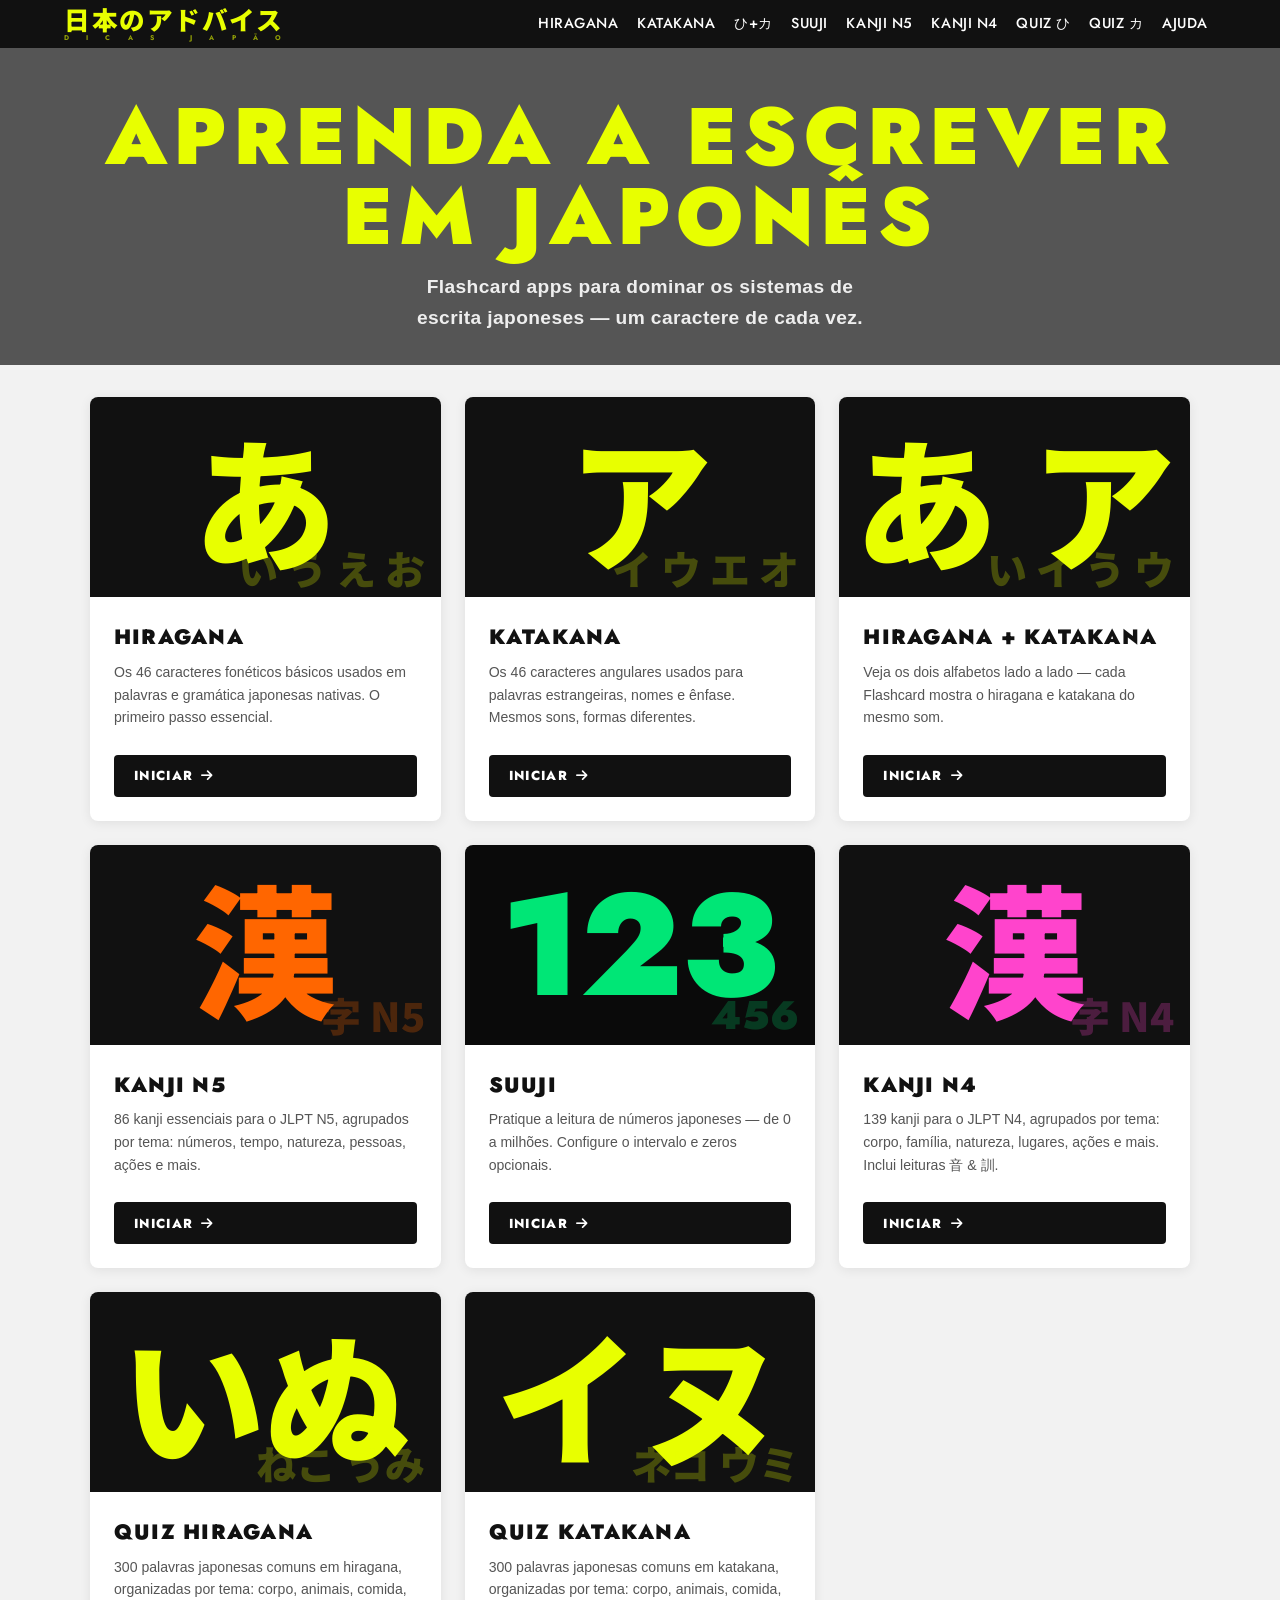
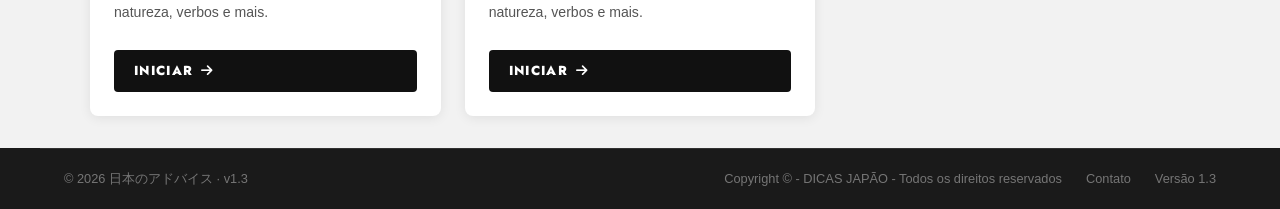
<file: index.html>
<!DOCTYPE html>
<html lang="pt-BR">
<head>
  <meta charset="UTF-8" />
  <!-- Google Analytics -->
  <script async src="https://www.googletagmanager.com/gtag/js?id=G-M9F017GJF4"></script>
  <script>
    window.dataLayer = window.dataLayer || [];
    function gtag(){dataLayer.push(arguments);}
    gtag('js', new Date());
    gtag('config', 'G-M9F017GJF4');
  </script>
  <meta name="viewport" content="width=device-width, initial-scale=1.0, user-scalable=no" />
  <link rel="icon" type="image/svg+xml" href="favicon.svg" />
  <title>Dicas Japão – Aprenda Hiragana, Katakana e Kanji com Flashcards</title>
  <!-- SEO -->
  <meta name="description" content="Aprenda os sistemas de escrita japoneses com flashcards interativos. Pratique hiragana, katakana, kanji N5, N4, suuji e faça quizzes com 300 palavras. Ideal para quem se prepara para o JLPT." />
  <meta name="author" content="Ovelha Elétrica" />
  <link rel="canonical" href="https://dicasjapao.com.br/" />
  <!-- Open Graph -->
  <meta property="og:type" content="website" />
  <meta property="og:url" content="https://dicasjapao.com.br/" />
  <meta property="og:title" content="Dicas Japão – Aprenda Hiragana, Katakana e Kanji com Flashcards" />
  <meta property="og:description" content="Aprenda os sistemas de escrita japoneses com flashcards interativos. Pratique hiragana, katakana, kanji N5, N4, suuji e faça quizzes com 300 palavras. Ideal para quem se prepara para o JLPT." />
  <meta property="og:image" content="https://dicasjapao.com.br/social.png" />
  <meta property="og:locale" content="pt_BR" />
  <meta property="og:site_name" content="Dicas Japão" />
  <!-- Twitter Card -->
  <meta name="twitter:card" content="summary_large_image" />
  <meta name="twitter:title" content="Dicas Japão – Aprenda Hiragana, Katakana e Kanji com Flashcards" />
  <meta name="twitter:description" content="Aprenda os sistemas de escrita japoneses com flashcards interativos. Pratique hiragana, katakana, kanji N5, N4, suuji e faça quizzes com 300 palavras. Ideal para quem se prepara para o JLPT." />
  <meta name="twitter:image" content="https://dicasjapao.com.br/social.png" />
  <link rel="stylesheet" href="css/style.css?v=1.3" />
  <link rel="preconnect" href="https://fonts.googleapis.com" />
  <link rel="preconnect" href="https://fonts.gstatic.com" crossorigin />
  <link rel="stylesheet" href="https://fonts.googleapis.com/css2?family=Jost:wght@400;500;700;900&family=Noto+Sans+JP:wght@900&display=swap" />
  <link rel="preconnect" href="https://cdnjs.cloudflare.com" crossorigin />
  <link rel="preload" href="https://cdnjs.cloudflare.com/ajax/libs/font-awesome/6.7.2/webfonts/fa-solid-900.woff2" as="font" type="font/woff2" crossorigin />
  <link rel="stylesheet" href="https://cdnjs.cloudflare.com/ajax/libs/font-awesome/6.7.2/css/all.min.css" />
  <style>
  @font-face { font-family: "Font Awesome 6 Free"; font-style: normal; font-weight: 900; font-display: swap; src: url("https://cdnjs.cloudflare.com/ajax/libs/font-awesome/6.7.2/webfonts/fa-solid-900.woff2") format("woff2"); }
  @font-face { font-family: "Font Awesome 6 Free"; font-style: normal; font-weight: 400; font-display: swap; src: url("https://cdnjs.cloudflare.com/ajax/libs/font-awesome/6.7.2/webfonts/fa-regular-400.woff2") format("woff2"); }
  @font-face { font-family: "Font Awesome 6 Brands"; font-style: normal; font-weight: 400; font-display: swap; src: url("https://cdnjs.cloudflare.com/ajax/libs/font-awesome/6.7.2/webfonts/fa-brands-400.woff2") format("woff2"); }
  </style>
  <!-- JSON-LD -->
  <script type="application/ld+json">
  {
    "@context": "https://schema.org",
    "@type": "WebSite",
    "name": "Dicas Japão",
    "url": "https://dicasjapao.com.br",
    "description": "Aprenda os sistemas de escrita japoneses com flashcards interativos. Pratique hiragana, katakana, kanji N5, N4, suuji e faça quizzes com 300 palavras.",
    "inLanguage": "pt-BR",
    "publisher": {
      "@type": "Organization",
      "name": "Ovelha Elétrica",
      "url": "https://ovelhaeletrica.com"
    },
    "hasPart": [
      { "@type": "WebApplication", "name": "Flashcards de Hiragana", "url": "https://dicasjapao.com.br/hiragana/", "applicationCategory": "EducationalApplication" },
      { "@type": "WebApplication", "name": "Flashcards de Katakana", "url": "https://dicasjapao.com.br/katakana/", "applicationCategory": "EducationalApplication" },
      { "@type": "WebApplication", "name": "Flashcards Hiragana + Katakana", "url": "https://dicasjapao.com.br/hira-kata/", "applicationCategory": "EducationalApplication" },
      { "@type": "WebApplication", "name": "Flashcards Kanji N5", "url": "https://dicasjapao.com.br/kanji-n5/", "applicationCategory": "EducationalApplication" },
      { "@type": "WebApplication", "name": "Flashcards Kanji N4", "url": "https://dicasjapao.com.br/kanji-n4/", "applicationCategory": "EducationalApplication" },
      { "@type": "WebApplication", "name": "Flashcards de Suuji", "url": "https://dicasjapao.com.br/suuji/", "applicationCategory": "EducationalApplication" },
      { "@type": "WebApplication", "name": "Quiz de Hiragana", "url": "https://dicasjapao.com.br/quiz-hiragana/", "applicationCategory": "EducationalApplication" },
      { "@type": "WebApplication", "name": "Quiz de Katakana", "url": "https://dicasjapao.com.br/quiz-katakana/", "applicationCategory": "EducationalApplication" }
    ]
  }
  </script>
</head>
<body>

  <!-- ───────────── TOP NAV ───────────── -->
  <header class="header">
    <nav class="nav-top">
      <a href="." class="logo">
        <span class="logo-kanji">日本のアドバイス</span>
        <span class="logo-sub">DICAS JAPÃO</span>
      </a>

      <button class="burger" id="burgerBtn" aria-label="Alternar menu" aria-expanded="false">
        <span></span><span></span><span></span>
      </button>

      <ul class="nav-links" id="navLinks">
        <li><a href="hiragana/">Hiragana</a></li>
        <li><a href="katakana/">Katakana</a></li>
        <li><a href="hira-kata/">ひ+カ</a></li>
        <li><a href="suuji/">Suuji</a></li>
        <li><a href="kanji-n5/">Kanji N5</a></li>
        <li><a href="kanji-n4/">Kanji N4</a></li>
        <li><a href="quiz-hiragana/">Quiz ひ</a></li>
        <li><a href="quiz-katakana/">Quiz カ</a></li>
        <li><a href="ajuda/">Ajuda</a></li>
      </ul>
    </nav>
  </header>

  <!-- ───────────── HERO ───────────── -->
  <section class="index-hero">
    <h1>Aprenda a Escrever em Japonês</h1>
    <p>Flashcard apps para dominar os sistemas de escrita japoneses — um caractere de cada vez.</p>
  </section>

  <!-- ───────────── APP CARDS ───────────── -->
  <section class="app-section">
    <div class="app-grid">

      <!-- Hiragana -->
      <a class="app-card" href="hiragana/">
        <div class="app-card-banner">
          <span class="big-char">あ</span>
          <span class="small-char">い う え お</span>
        </div>
        <div class="app-card-body">
          <h2>Hiragana</h2>
          <p>Os 46 caracteres fonéticos básicos usados em palavras e gramática japonesas nativas. O primeiro passo essencial.</p>
          <span class="app-card-cta">
            INICIAR <i class="fa-solid fa-arrow-right"></i>
          </span>
        </div>
      </a>

      <!-- Katakana -->
      <a class="app-card" href="katakana/">
        <div class="app-card-banner">
          <span class="big-char">ア</span>
          <span class="small-char">イ ウ エ オ</span>
        </div>
        <div class="app-card-body">
          <h2>Katakana</h2>
          <p>Os 46 caracteres angulares usados para palavras estrangeiras, nomes e ênfase. Mesmos sons, formas diferentes.</p>
          <span class="app-card-cta">
            INICIAR <i class="fa-solid fa-arrow-right"></i>
          </span>
        </div>
      </a>

      <!-- Hiragana + Katakana -->
      <a class="app-card" href="hira-kata/">
        <div class="app-card-banner">
          <span class="big-char">あ ア</span>
          <span class="small-char">い イ う ウ</span>
        </div>
        <div class="app-card-body">
          <h2>Hiragana + Katakana</h2>
          <p>Veja os dois alfabetos lado a lado — cada Flashcard mostra o hiragana e katakana do mesmo som.</p>
          <span class="app-card-cta">
            INICIAR <i class="fa-solid fa-arrow-right"></i>
          </span>
        </div>
      </a>

      <!-- Kanji N5 -->
      <a class="app-card app-card--kanji-n5" href="kanji-n5/">
        <div class="app-card-banner">
          <span class="big-char">漢</span>
          <span class="small-char">字 N5</span>
        </div>
        <div class="app-card-body">
          <h2>Kanji N5</h2>
          <p>86 kanji essenciais para o JLPT N5, agrupados por tema: números, tempo, natureza, pessoas, ações e mais.</p>
          <span class="app-card-cta">
            INICIAR <i class="fa-solid fa-arrow-right"></i>
          </span>
        </div>
      </a>

      <!-- Suuji -->
      <a class="app-card app-card--suuji" href="suuji/">
        <div class="app-card-banner">
          <span class="big-char">123</span>
          <span class="small-char">456</span>
        </div>
        <div class="app-card-body">
          <h2>Suuji</h2>
          <p>Pratique a leitura de números japoneses — de 0 a milhões. Configure o intervalo e zeros opcionais.</p>
          <span class="app-card-cta">
            INICIAR <i class="fa-solid fa-arrow-right"></i>
          </span>
        </div>
      </a>

      <!-- Kanji N4 -->
      <a class="app-card app-card--kanji-n4" href="kanji-n4/">
        <div class="app-card-banner">
          <span class="big-char">漢</span>
          <span class="small-char">字 N4</span>
        </div>
        <div class="app-card-body">
          <h2>Kanji N4</h2>
          <p>139 kanji para o JLPT N4, agrupados por tema: corpo, família, natureza, lugares, ações e mais. Inclui leituras 音 &amp; 訓.</p>
          <span class="app-card-cta">
            INICIAR <i class="fa-solid fa-arrow-right"></i>
          </span>
        </div>
      </a>

      <!-- Quiz Hiragana -->
      <a class="app-card app-card--quiz" href="quiz-hiragana/">
        <div class="app-card-banner">
          <span class="big-char">いぬ</span>
          <span class="small-char">ねこ うみ</span>
        </div>
        <div class="app-card-body">
          <h2>Quiz Hiragana</h2>
          <p>300 palavras japonesas comuns em hiragana, organizadas por tema: corpo, animais, comida, natureza, verbos e mais.</p>
          <span class="app-card-cta">
            INICIAR <i class="fa-solid fa-arrow-right"></i>
          </span>
        </div>
      </a>

      <!-- Quiz Katakana -->
      <a class="app-card app-card--quiz" href="quiz-katakana/">
        <div class="app-card-banner">
          <span class="big-char">イヌ</span>
          <span class="small-char">ネコ ウミ</span>
        </div>
        <div class="app-card-body">
          <h2>Quiz Katakana</h2>
          <p>300 palavras japonesas comuns em katakana, organizadas por tema: corpo, animais, comida, natureza, verbos e mais.</p>
          <span class="app-card-cta">
            INICIAR <i class="fa-solid fa-arrow-right"></i>
          </span>
        </div>
      </a>

    </div>
  </section>

  <!-- ───────────── OPENING HOURS BANNER ───────────── -->
  <section class="hours-banner">
    <div class="hours-inner">
      <div class="hours-item">
        <span class="hours-day">Segunda-feira</span>
        <span class="hours-time">12:00 – 17:00</span>
      </div>
      <div class="hours-divider"></div>
      <div class="hours-item">
        <span class="hours-day">Terça a Domingo</span>
        <span class="hours-time">10:00 – 17:00</span>
      </div>
      <div class="hours-divider"></div>
      <div class="hours-item">
        <span class="hours-day">1ª Sexta do mês</span>
        <span class="hours-time">10:00 – 21:00</span>
      </div>
    </div>
  </section>

  <!-- ───────────── FOOTER ───────────── -->
  <!-- ───────────── BOTTOM FOOTER ───────────── -->
  <footer class="footer">
    <!-- bottom bar -->
    <div class="footer-bar">
      <span>© 2026 日本のアドバイス · v1.3</span>
      <nav class="footer-bar-links">
        <span>Copyright &copy; - DICAS JAP&Atilde;O - Todos os direitos reservados</span>
        <a href="http://www.ovelhaeletrica.com/blog/contato" target="_blank" rel="noopener">Contato</a> Versão 1.3
      </nav>
    </div>
  </footer>

  <script>
    // Mobile nav
    const burger   = document.getElementById('burgerBtn');
    const navLinks = document.getElementById('navLinks');

    burger.addEventListener('click', () => {
      const isOpen = navLinks.classList.toggle('open');
      burger.classList.toggle('open', isOpen);
      burger.setAttribute('aria-expanded', isOpen);
    });

    navLinks.querySelectorAll('a').forEach(link => {
      link.addEventListener('click', () => {
        navLinks.classList.remove('open');
        burger.classList.remove('open');
        burger.setAttribute('aria-expanded', false);
      });
    });

    // Header shadow on scroll
    const header = document.querySelector('.header');
    window.addEventListener('scroll', () => {
      header.style.boxShadow = window.scrollY > 10 ? '0 2px 16px rgba(0,0,0,0.4)' : 'none';
    });
  </script>
</body>
</html>
</file>
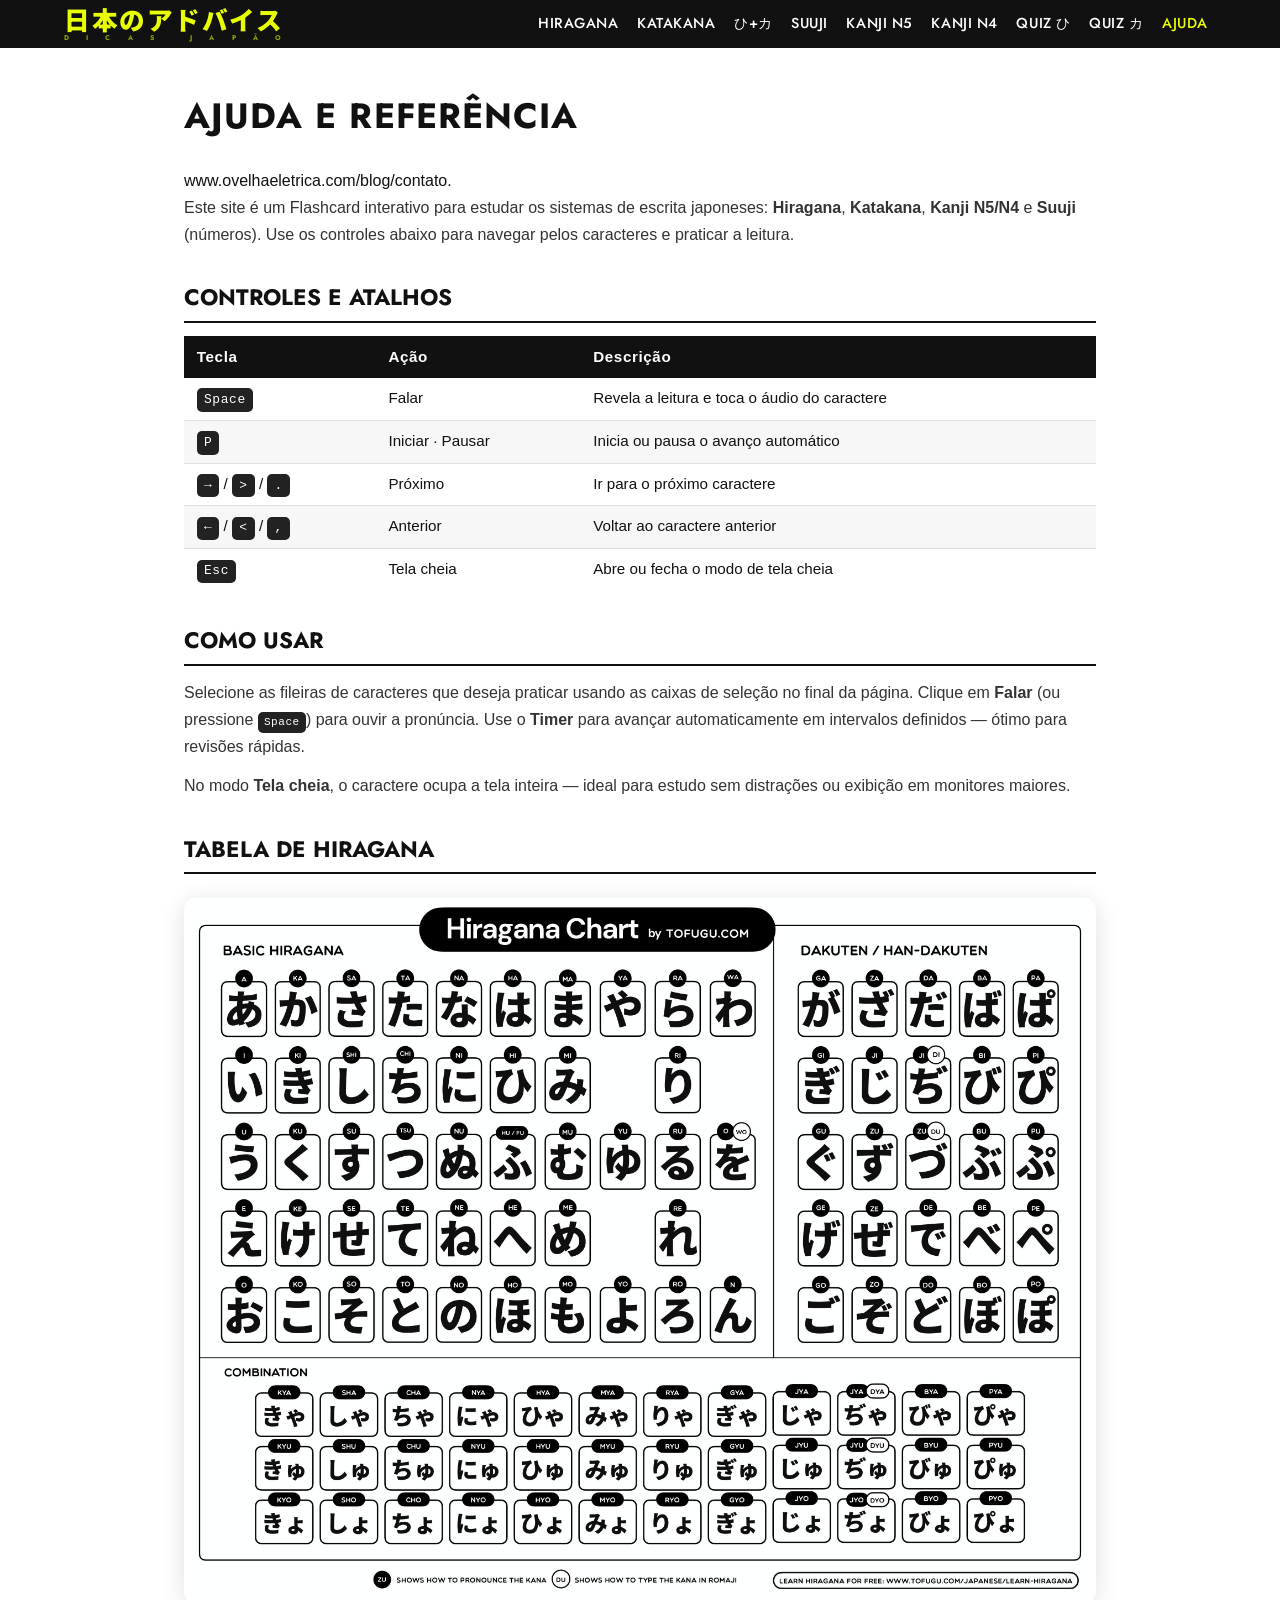
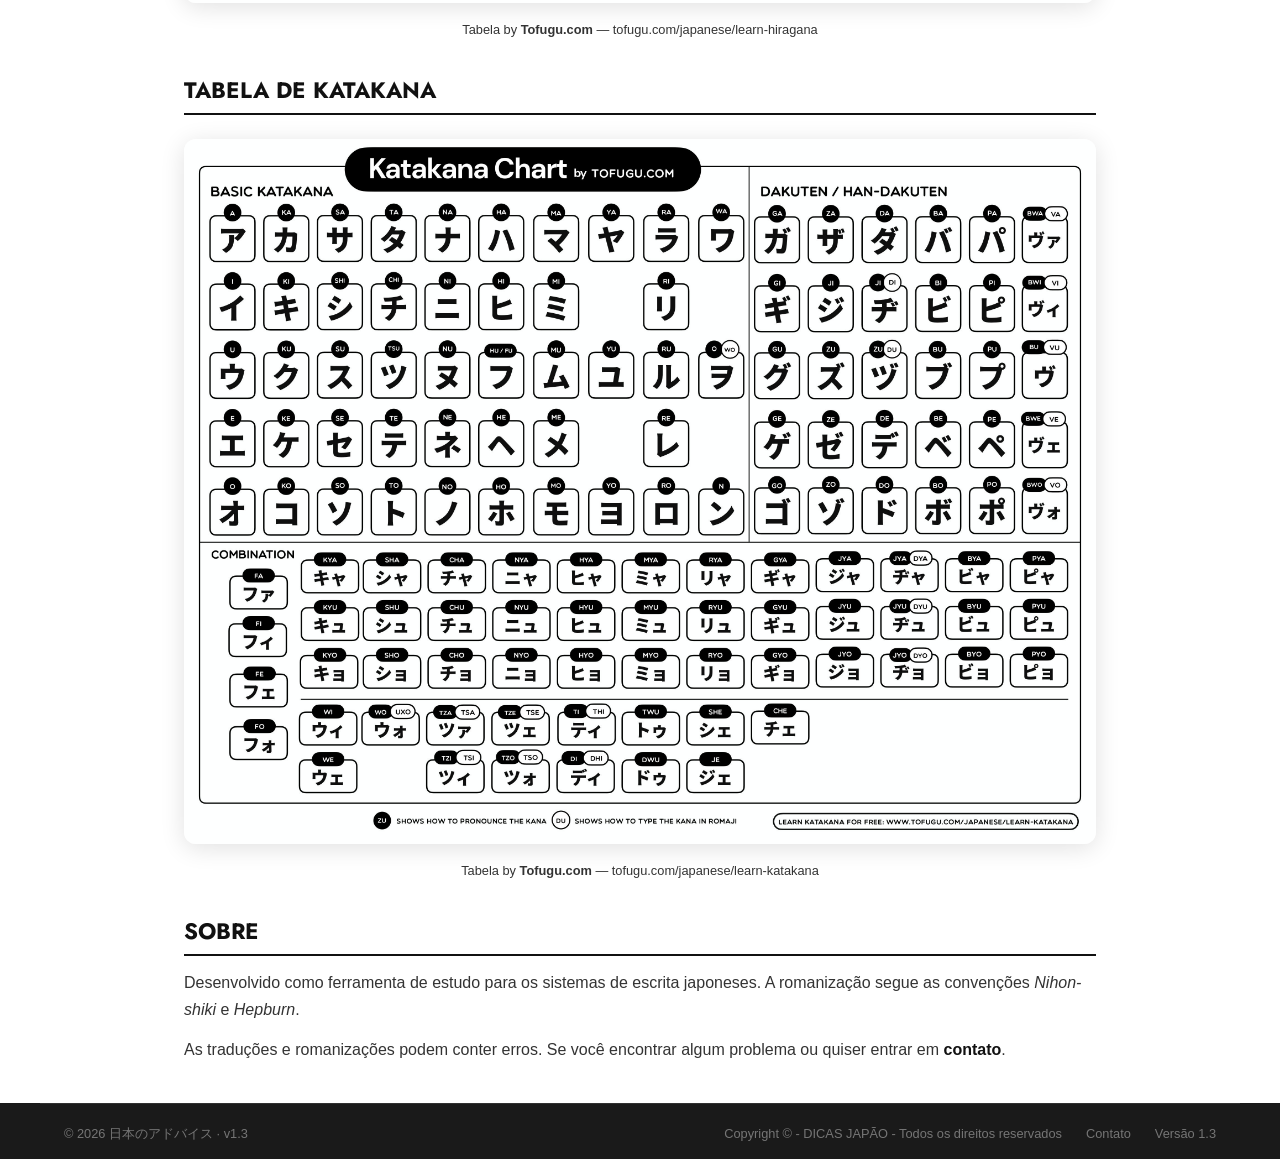
<file: ajuda/index.html>
<!DOCTYPE html>
<html lang="pt-BR">
<head>
  <meta charset="UTF-8" />
  <!-- Google Analytics -->
  <script async src="https://www.googletagmanager.com/gtag/js?id=G-M9F017GJF4"></script>
  <script>
    window.dataLayer = window.dataLayer || [];
    function gtag(){dataLayer.push(arguments);}
    gtag('js', new Date());
    gtag('config', 'G-M9F017GJF4');
  </script>
  <meta name="viewport" content="width=device-width, initial-scale=1.0, user-scalable=no" />
  <link rel="icon" type="image/svg+xml" href="../favicon.svg" />
  <title>Ajuda – Como Usar os Flashcards de Japonês | Dicas Japão</title>
  <!-- SEO -->
  <meta name="description" content="Aprenda a usar todos os recursos do Dicas Japão: atalhos de teclado, controles de timer, estilos de fonte e pronúncia por áudio dos caracteres japoneses." />
  <meta name="author" content="Ovelha Elétrica" />
  <link rel="canonical" href="https://dicasjapao.com.br/ajuda/" />
  <!-- Open Graph -->
  <meta property="og:type" content="website" />
  <meta property="og:url" content="https://dicasjapao.com.br/ajuda/" />
  <meta property="og:title" content="Ajuda – Como Usar os Flashcards de Japonês | Dicas Japão" />
  <meta property="og:description" content="Aprenda a usar todos os recursos do Dicas Japão: atalhos de teclado, controles de timer, estilos de fonte e pronúncia por áudio dos caracteres japoneses." />
  <meta property="og:image" content="https://dicasjapao.com.br/social.png" />
  <meta property="og:locale" content="pt_BR" />
  <meta property="og:site_name" content="Dicas Japão" />
  <!-- Twitter Card -->
  <meta name="twitter:card" content="summary_large_image" />
  <meta name="twitter:title" content="Ajuda – Como Usar os Flashcards de Japonês | Dicas Japão" />
  <meta name="twitter:description" content="Aprenda a usar todos os recursos do Dicas Japão: atalhos de teclado, controles de timer, estilos de fonte e pronúncia por áudio dos caracteres japoneses." />
  <meta name="twitter:image" content="https://dicasjapao.com.br/social.png" />
  <link rel="stylesheet" href="../css/style.css?v=1.3" />
  <link rel="stylesheet" href="../fonts/fonts.css?v=1.3" />
  <link rel="preconnect" href="https://fonts.googleapis.com" />
  <link rel="preconnect" href="https://fonts.gstatic.com" crossorigin />
  <link rel="stylesheet" href="https://fonts.googleapis.com/css2?family=DotGothic16&family=Jost:wght@400;500;700;900&family=M+PLUS+Rounded+1c:wght@400;500;700;800;900&family=Noto+Sans+JP:wght@400;500;700;900&display=swap" />
  <link rel="preconnect" href="https://cdnjs.cloudflare.com" crossorigin />
  <link rel="preload" href="https://cdnjs.cloudflare.com/ajax/libs/font-awesome/6.7.2/webfonts/fa-solid-900.woff2" as="font" type="font/woff2" crossorigin />
  <link rel="stylesheet" href="https://cdnjs.cloudflare.com/ajax/libs/font-awesome/6.7.2/css/all.min.css" />
  <style>
  @font-face { font-family: "Font Awesome 6 Free"; font-style: normal; font-weight: 900; font-display: swap; src: url("https://cdnjs.cloudflare.com/ajax/libs/font-awesome/6.7.2/webfonts/fa-solid-900.woff2") format("woff2"); }
  @font-face { font-family: "Font Awesome 6 Free"; font-style: normal; font-weight: 400; font-display: swap; src: url("https://cdnjs.cloudflare.com/ajax/libs/font-awesome/6.7.2/webfonts/fa-regular-400.woff2") format("woff2"); }
  @font-face { font-family: "Font Awesome 6 Brands"; font-style: normal; font-weight: 400; font-display: swap; src: url("https://cdnjs.cloudflare.com/ajax/libs/font-awesome/6.7.2/webfonts/fa-brands-400.woff2") format("woff2"); }
  </style>
  <style>
    .help-page-section {
      max-width: 960px;
      margin: 2.5rem auto;
      padding: 0 1.5rem;
    }
    .help-page-section h1 {
      font-family: 'Jost', sans-serif;
      font-size: clamp(1.6rem, 4vw, 2.2rem);
      margin-bottom: 1.5rem;
      letter-spacing: 0.03em;
      text-transform: uppercase;
    }
    .help-page-section h2 {
      font-family: 'Jost', sans-serif;
      text-transform: uppercase;
      font-size: clamp(1.1rem, 3vw, 1.4rem);
      margin: 2rem 0 0.8rem;
      border-bottom: 2px solid var(--clr-accent, #111);
      padding-bottom: 0.3rem;
    }
    .help-page-section p {
      line-height: 1.7;
      margin-bottom: 0.75rem;
      color: #333;
    }
    .chart-wrap {
      margin: 1.5rem 0 2rem;
      border-radius: 12px;
      overflow: hidden;
      box-shadow: 0 4px 24px rgba(0,0,0,0.12);
    }
    .chart-wrap img {
      width: 100%;
      height: auto;
      display: block;
    }
    .shortcut-table {
      width: 100%;
      border-collapse: collapse;
      margin-bottom: 1.5rem;
      font-size: 0.95rem;
    }
    .shortcut-table th {
      text-align: left;
      padding: 0.55rem 0.8rem;
      background: #111;
      color: #fff;
      font-weight: 600;
      letter-spacing: 0.04em;
    }
    .shortcut-table td {
      padding: 0.5rem 0.8rem;
      border-bottom: 1px solid #e0e0e0;
      vertical-align: top;
    }
    .shortcut-table tr:last-child td {
      border-bottom: none;
    }
    .shortcut-table tr:nth-child(even) td {
      background: #f7f7f7;
    }
    .key-badge {
      display: inline-block;
      background: #222;
      color: #fff;
      border-radius: 5px;
      padding: 0.1em 0.55em;
      font-size: 0.85em;
      font-family: monospace;
      letter-spacing: 0.05em;
    }
    .credit-note {
      font-size: 0.8rem;
      color: #777;
      text-align: center;
      margin-top: -1rem;
      margin-bottom: 2rem;
    }

    .help-page-section p a {
      color: var(--clr-accent, #111);
      text-decoration: none;
      font-weight: 900;
      border-bottom: 1px solid transparent;
      transition: border-color 0.2s;
    }
  </style>
</head>
<body class="help">

  <!-- ───────────── TOP NAV ───────────── -->
  <header class="header">
    <nav class="nav-top">
      <a href="../" class="logo">
        <span class="logo-kanji">日本のアドバイス</span>
        <span class="logo-sub">DICAS JAPÃO</span>
      </a>

      <!-- hamburger (mobile) -->
      <button class="burger" id="burgerBtn" aria-label="Alternar menu" aria-expanded="false">
        <span></span><span></span><span></span>
      </button>

      <!-- desktop links -->
      <ul class="nav-links" id="navLinks">
        <li><a href="../hiragana/">Hiragana</a></li>
        <li><a href="../katakana/">Katakana</a></li>
        <li><a href="../hira-kata/">ひ+カ</a></li>
        <li><a href="../suuji/">Suuji</a></li>
        <li><a href="../kanji-n5/">Kanji N5</a></li>
        <li><a href="../kanji-n4/">Kanji N4</a></li>
        <li><a href="../quiz-hiragana/">Quiz ひ</a></li>
        <li><a href="../quiz-katakana/">Quiz カ</a></li>
        <li><a href="." class="active">Ajuda</a></li>
      </ul>
    </nav>
  </header>

  <!-- ───────────── CONTENT ───────────── -->
  <main class="help-page-section">

    <h1>Ajuda e Referência</h1>
www.ovelhaeletrica.com/blog/contato.
    <p>
      Este site é um Flashcard interativo para estudar os sistemas de escrita japoneses:
      <strong>Hiragana</strong>, <strong>Katakana</strong>, <strong>Kanji N5/N4</strong> e <strong>Suuji</strong> (números).
      Use os controles abaixo para navegar pelos caracteres e praticar a leitura.
    </p>

    <h2>Controles e Atalhos</h2>

    <table class="shortcut-table">
      <thead>
        <tr>
          <th>Tecla</th>
          <th>Ação</th>
          <th>Descrição</th>
        </tr>
      </thead>
      <tbody>
        <tr>
          <td><span class="key-badge">Space</span></td>
          <td>Falar</td>
          <td>Revela a leitura e toca o áudio do caractere</td>
        </tr>
        <tr>
          <td><span class="key-badge">P</span></td>
          <td>Iniciar · Pausar</td>
          <td>Inicia ou pausa o avanço automático</td>
        </tr>
        <tr>
          <td><span class="key-badge">→</span> / <span class="key-badge">&gt;</span> / <span class="key-badge">.</span></td>
          <td>Próximo</td>
          <td>Ir para o próximo caractere</td>
        </tr>
        <tr>
          <td><span class="key-badge">←</span> / <span class="key-badge">&lt;</span> / <span class="key-badge">,</span></td>
          <td>Anterior</td>
          <td>Voltar ao caractere anterior</td>
        </tr>
        <tr>
          <td><span class="key-badge">Esc</span></td>
          <td>Tela cheia</td>
          <td>Abre ou fecha o modo de tela cheia</td>
        </tr>
      </tbody>
    </table>

    <h2>Como usar</h2>
    <p>
      Selecione as fileiras de caracteres que deseja praticar usando as caixas de seleção no final da página.
      Clique em <strong>Falar</strong> (ou pressione <span class="key-badge">Space</span>) para ouvir a pronúncia.
      Use o <strong>Timer</strong> para avançar automaticamente em intervalos definidos — ótimo para revisões rápidas.
    </p>
    <p>
      No modo <strong>Tela cheia</strong>, o caractere ocupa a tela inteira — ideal para estudo sem distrações ou exibição em monitores maiores.
    </p>

    <h2>Tabela de Hiragana</h2>
    <div class="chart-wrap">
      <img src="img/hiragana-chart.jpg" alt="Tabela completa de Hiragana" />
    </div>
    <p class="credit-note">Tabela by <strong>Tofugu.com</strong> — tofugu.com/japanese/learn-hiragana</p>

    <h2>Tabela de Katakana</h2>
    <div class="chart-wrap">
      <img src="img/katakana-chart.jpg" alt="Tabela completa de Katakana com Dakuten, Han-dakuten e combinações" />
    </div>
    <p class="credit-note">Tabela by <strong>Tofugu.com</strong> — tofugu.com/japanese/learn-katakana</p>

    <h2>Sobre</h2>
    <p>
      Desenvolvido como ferramenta de estudo para os sistemas de escrita japoneses.
      A romanização segue as convenções <em>Nihon-shiki</em> e <em>Hepburn</em>.
    </p>
    <p>
      As traduções e romanizações podem conter erros. Se você encontrar algum problema ou quiser entrar em <a href="https://www.ovelhaeletrica.com/blog/contato" target="_blank" rel="noopener">contato</a>.
    </p>

  </main>

  <!-- ───────────── BOTTOM FOOTER ───────────── -->
  <footer class="footer">
    <!-- bottom bar -->
    <div class="footer-bar">
      <span>© 2026 日本のアドバイス · v1.3</span>
      <nav class="footer-bar-links">
        <span>Copyright &copy; - DICAS JAP&Atilde;O - Todos os direitos reservados</span>
        <a href="http://www.ovelhaeletrica.com/blog/contato" target="_blank" rel="noopener">Contato</a> Versão 1.3
      </nav>
    </div>
  </footer>

  <script>
    // Burger menu
    const burgerBtn = document.getElementById('burgerBtn');
    const navLinks  = document.getElementById('navLinks');
    burgerBtn.addEventListener('click', () => {
      const open = navLinks.classList.toggle('open');
      burgerBtn.setAttribute('aria-expanded', open);
    });
  </script>

</body>
</html>
</file>
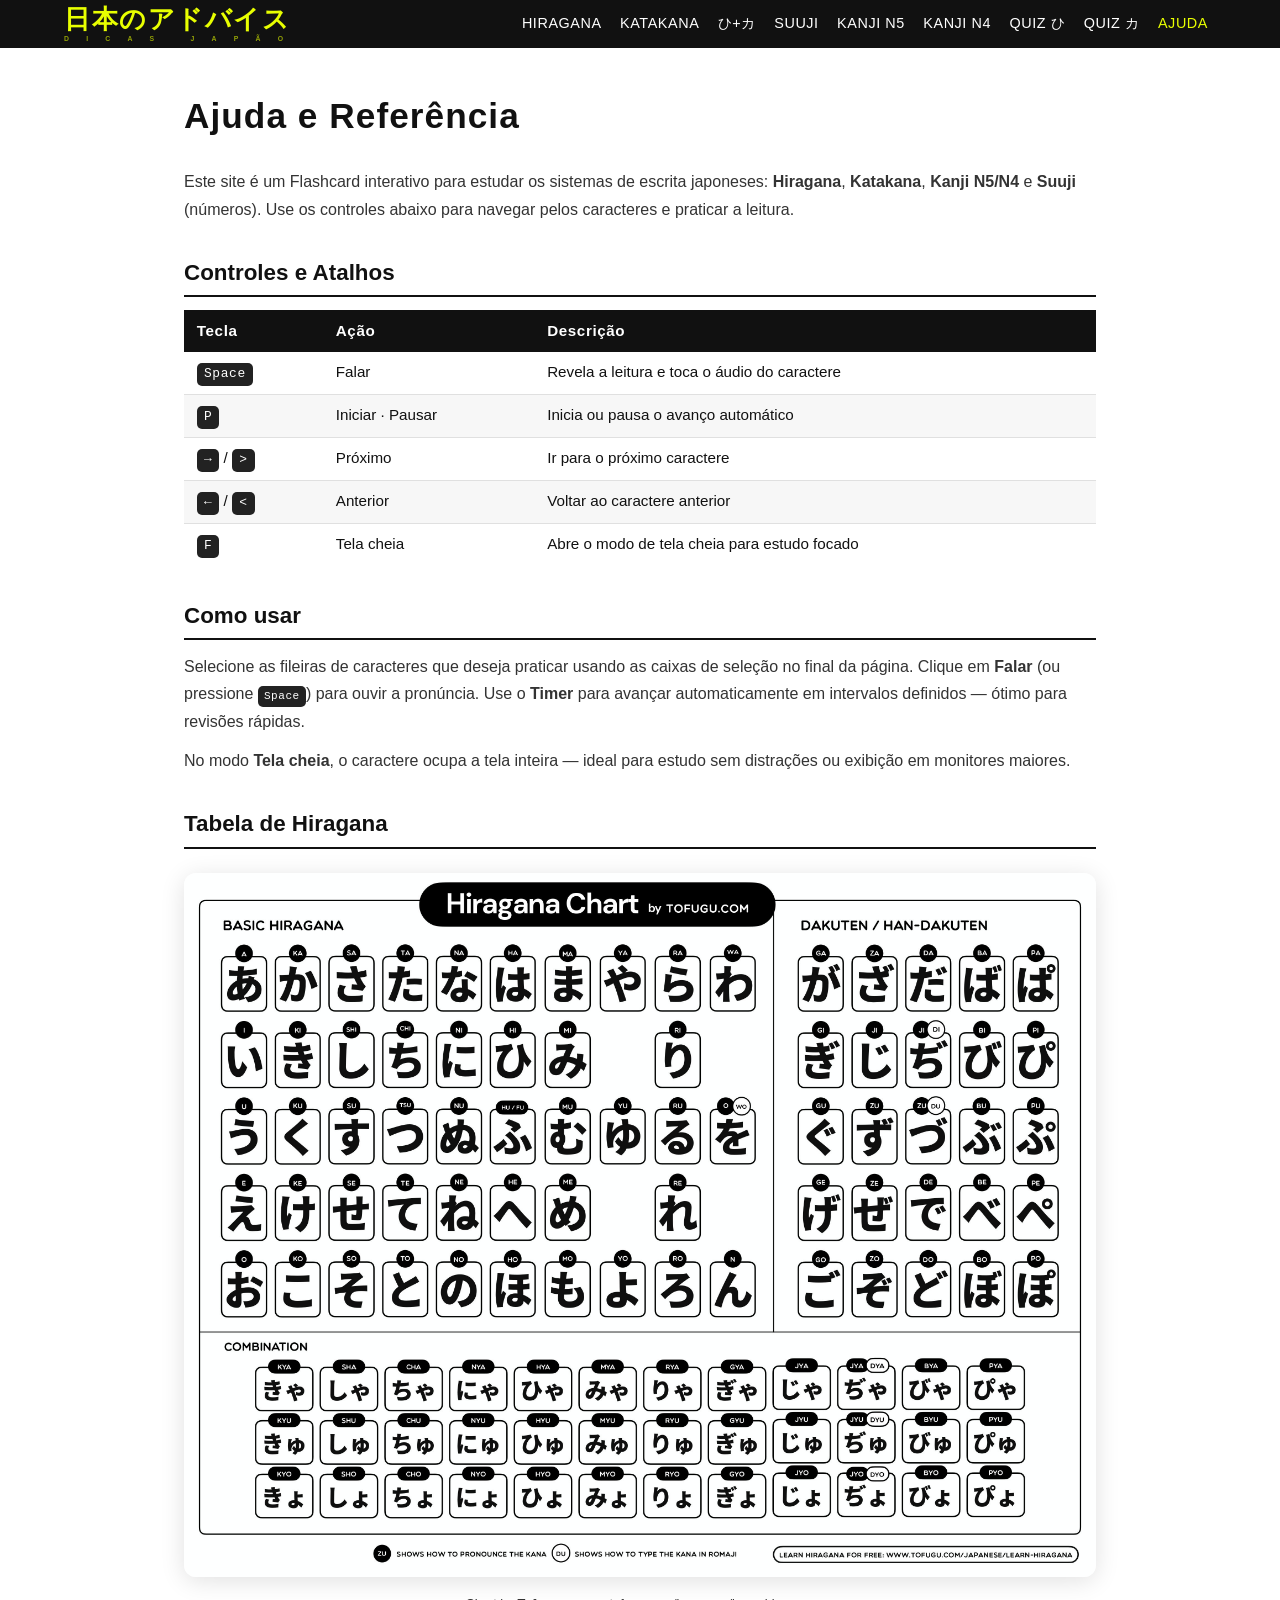
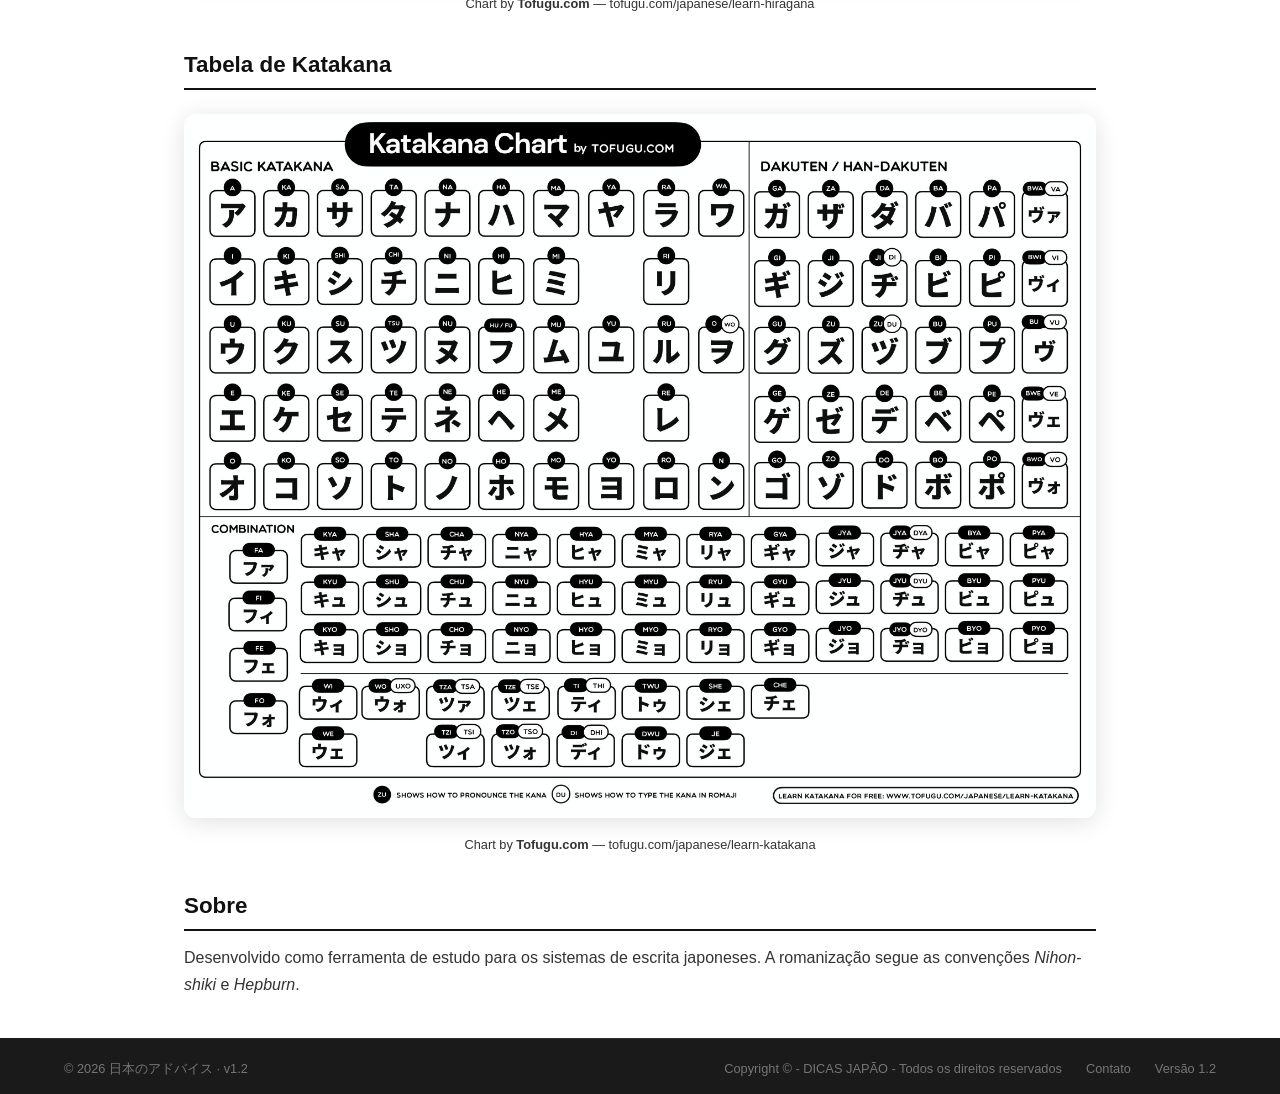
<file: help/index.html>
<!DOCTYPE html>
<html lang="pt-BR">
<head>
  <meta charset="UTF-8" />
  <meta name="viewport" content="width=device-width, initial-scale=1.0, user-scalable=no" />
  <link rel="icon" type="image/svg+xml" href="../favicon.svg" />
  <title>日本のアドバイス – Help</title>
  <link rel="stylesheet" href="../css/style.css?v=1.2" />
  <link rel="stylesheet" href="../fonts/fonts.css?v=1.2" />
  <link rel="preconnect" href="https://fonts.googleapis.com" />
  <link rel="preconnect" href="https://fonts.gstatic.com" crossorigin />
  <link rel="stylesheet" href="https://cdnjs.cloudflare.com/ajax/libs/font-awesome/6.7.2/css/all.min.css" />
  <style>
    .help-page-section {
      max-width: 960px;
      margin: 2.5rem auto;
      padding: 0 1.5rem;
    }
    .help-page-section h1 {
      font-size: clamp(1.6rem, 4vw, 2.2rem);
      margin-bottom: 1.5rem;
      letter-spacing: 0.03em;
    }
    .help-page-section h2 {
      font-size: clamp(1.1rem, 3vw, 1.4rem);
      margin: 2rem 0 0.8rem;
      border-bottom: 2px solid var(--clr-accent, #111);
      padding-bottom: 0.3rem;
    }
    .help-page-section p {
      line-height: 1.7;
      margin-bottom: 0.75rem;
      color: #333;
    }
    .chart-wrap {
      margin: 1.5rem 0 2rem;
      border-radius: 12px;
      overflow: hidden;
      box-shadow: 0 4px 24px rgba(0,0,0,0.12);
    }
    .chart-wrap img {
      width: 100%;
      height: auto;
      display: block;
    }
    .shortcut-table {
      width: 100%;
      border-collapse: collapse;
      margin-bottom: 1.5rem;
      font-size: 0.95rem;
    }
    .shortcut-table th {
      text-align: left;
      padding: 0.55rem 0.8rem;
      background: #111;
      color: #fff;
      font-weight: 600;
      letter-spacing: 0.04em;
    }
    .shortcut-table td {
      padding: 0.5rem 0.8rem;
      border-bottom: 1px solid #e0e0e0;
      vertical-align: top;
    }
    .shortcut-table tr:last-child td {
      border-bottom: none;
    }
    .shortcut-table tr:nth-child(even) td {
      background: #f7f7f7;
    }
    .key-badge {
      display: inline-block;
      background: #222;
      color: #fff;
      border-radius: 5px;
      padding: 0.1em 0.55em;
      font-size: 0.85em;
      font-family: monospace;
      letter-spacing: 0.05em;
    }
    .credit-note {
      font-size: 0.8rem;
      color: #777;
      text-align: center;
      margin-top: -1rem;
      margin-bottom: 2rem;
    }
  </style>
</head>
<body class="help">

  <!-- ───────────── TOP NAV ───────────── -->
  <header class="header">
    <nav class="nav-top">
      <a href="../" class="logo">
        <span class="logo-kanji">日本のアドバイス</span>
        <span class="logo-sub">DICAS JAPÃO</span>
      </a>

      <!-- hamburger (mobile) -->
      <button class="burger" id="burgerBtn" aria-label="Alternar menu" aria-expanded="false">
        <span></span><span></span><span></span>
      </button>

      <!-- desktop links -->
      <ul class="nav-links" id="navLinks">
        <li><a href="../hiragana/">Hiragana</a></li>
        <li><a href="../katakana/">Katakana</a></li>
        <li><a href="../hira-kata/">ひ+カ</a></li>
        <li><a href="../suuji/">Suuji</a></li>
        <li><a href="../kanji-n5/">Kanji N5</a></li>
        <li><a href="../kanji-n4/">Kanji N4</a></li>
        <li><a href="../quiz-hiragana/">Quiz ひ</a></li>
        <li><a href="../quiz-katakana/">Quiz カ</a></li>
        <li><a href="." class="active">Ajuda</a></li>
      </ul>
    </nav>
  </header>

  <!-- ───────────── CONTENT ───────────── -->
  <main class="help-page-section">

    <h1>Ajuda e Referência</h1>

    <p>
      Este site é um Flashcard interativo para estudar os sistemas de escrita japoneses:
      <strong>Hiragana</strong>, <strong>Katakana</strong>, <strong>Kanji N5/N4</strong> e <strong>Suuji</strong> (números).
      Use os controles abaixo para navegar pelos caracteres e praticar a leitura.
    </p>

    <h2>Controles e Atalhos</h2>

    <table class="shortcut-table">
      <thead>
        <tr>
          <th>Tecla</th>
          <th>Ação</th>
          <th>Descrição</th>
        </tr>
      </thead>
      <tbody>
        <tr>
          <td><span class="key-badge">Space</span></td>
          <td>Falar</td>
          <td>Revela a leitura e toca o áudio do caractere</td>
        </tr>
        <tr>
          <td><span class="key-badge">P</span></td>
          <td>Iniciar · Pausar</td>
          <td>Inicia ou pausa o avanço automático</td>
        </tr>
        <tr>
          <td><span class="key-badge">→</span> / <span class="key-badge">&gt;</span></td>
          <td>Próximo</td>
          <td>Ir para o próximo caractere</td>
        </tr>
        <tr>
          <td><span class="key-badge">←</span> / <span class="key-badge">&lt;</span></td>
          <td>Anterior</td>
          <td>Voltar ao caractere anterior</td>
        </tr>
        <tr>
          <td><span class="key-badge">F</span></td>
          <td>Tela cheia</td>
          <td>Abre o modo de tela cheia para estudo focado</td>
        </tr>
      </tbody>
    </table>

    <h2>Como usar</h2>
    <p>
      Selecione as fileiras de caracteres que deseja praticar usando as caixas de seleção no final da página.
      Clique em <strong>Falar</strong> (ou pressione <span class="key-badge">Space</span>) para ouvir a pronúncia.
      Use o <strong>Timer</strong> para avançar automaticamente em intervalos definidos — ótimo para revisões rápidas.
    </p>
    <p>
      No modo <strong>Tela cheia</strong>, o caractere ocupa a tela inteira — ideal para estudo sem distrações ou exibição em monitores maiores.
    </p>

    <h2>Tabela de Hiragana</h2>
    <div class="chart-wrap">
      <img src="img/hiragana-chart.jpg" alt="Tabela completa de Hiragana" />
    </div>
    <p class="credit-note">Chart by <strong>Tofugu.com</strong> — tofugu.com/japanese/learn-hiragana</p>

    <h2>Tabela de Katakana</h2>
    <div class="chart-wrap">
      <img src="img/katakana-chart.jpg" alt="Tabela completa de Katakana com Dakuten, Han-dakuten e combinações" />
    </div>
    <p class="credit-note">Chart by <strong>Tofugu.com</strong> — tofugu.com/japanese/learn-katakana</p>

    <h2>Sobre</h2>
    <p>
      Desenvolvido como ferramenta de estudo para os sistemas de escrita japoneses.
      A romanização segue as convenções <em>Nihon-shiki</em> e <em>Hepburn</em>.
    </p>

  </main>

  <!-- ───────────── BOTTOM FOOTER ───────────── -->
  <footer class="footer">
    <!-- bottom bar -->
    <div class="footer-bar">
      <span>© 2026 日本のアドバイス · v1.2</span>
      <nav class="footer-bar-links">
        <span>Copyright &copy; - DICAS JAP&Atilde;O - Todos os direitos reservados</span>
        <a href="http://www.ovelhaeletrica.com/blog/contato" target="_blank" rel="noopener">Contato</a> Versão 1.2
      </nav>
    </div>
  </footer>

  <script>
    // Burger menu
    const burgerBtn = document.getElementById('burgerBtn');
    const navLinks  = document.getElementById('navLinks');
    burgerBtn.addEventListener('click', () => {
      const open = navLinks.classList.toggle('open');
      burgerBtn.setAttribute('aria-expanded', open);
    });
  </script>

</body>
</html>
</file>
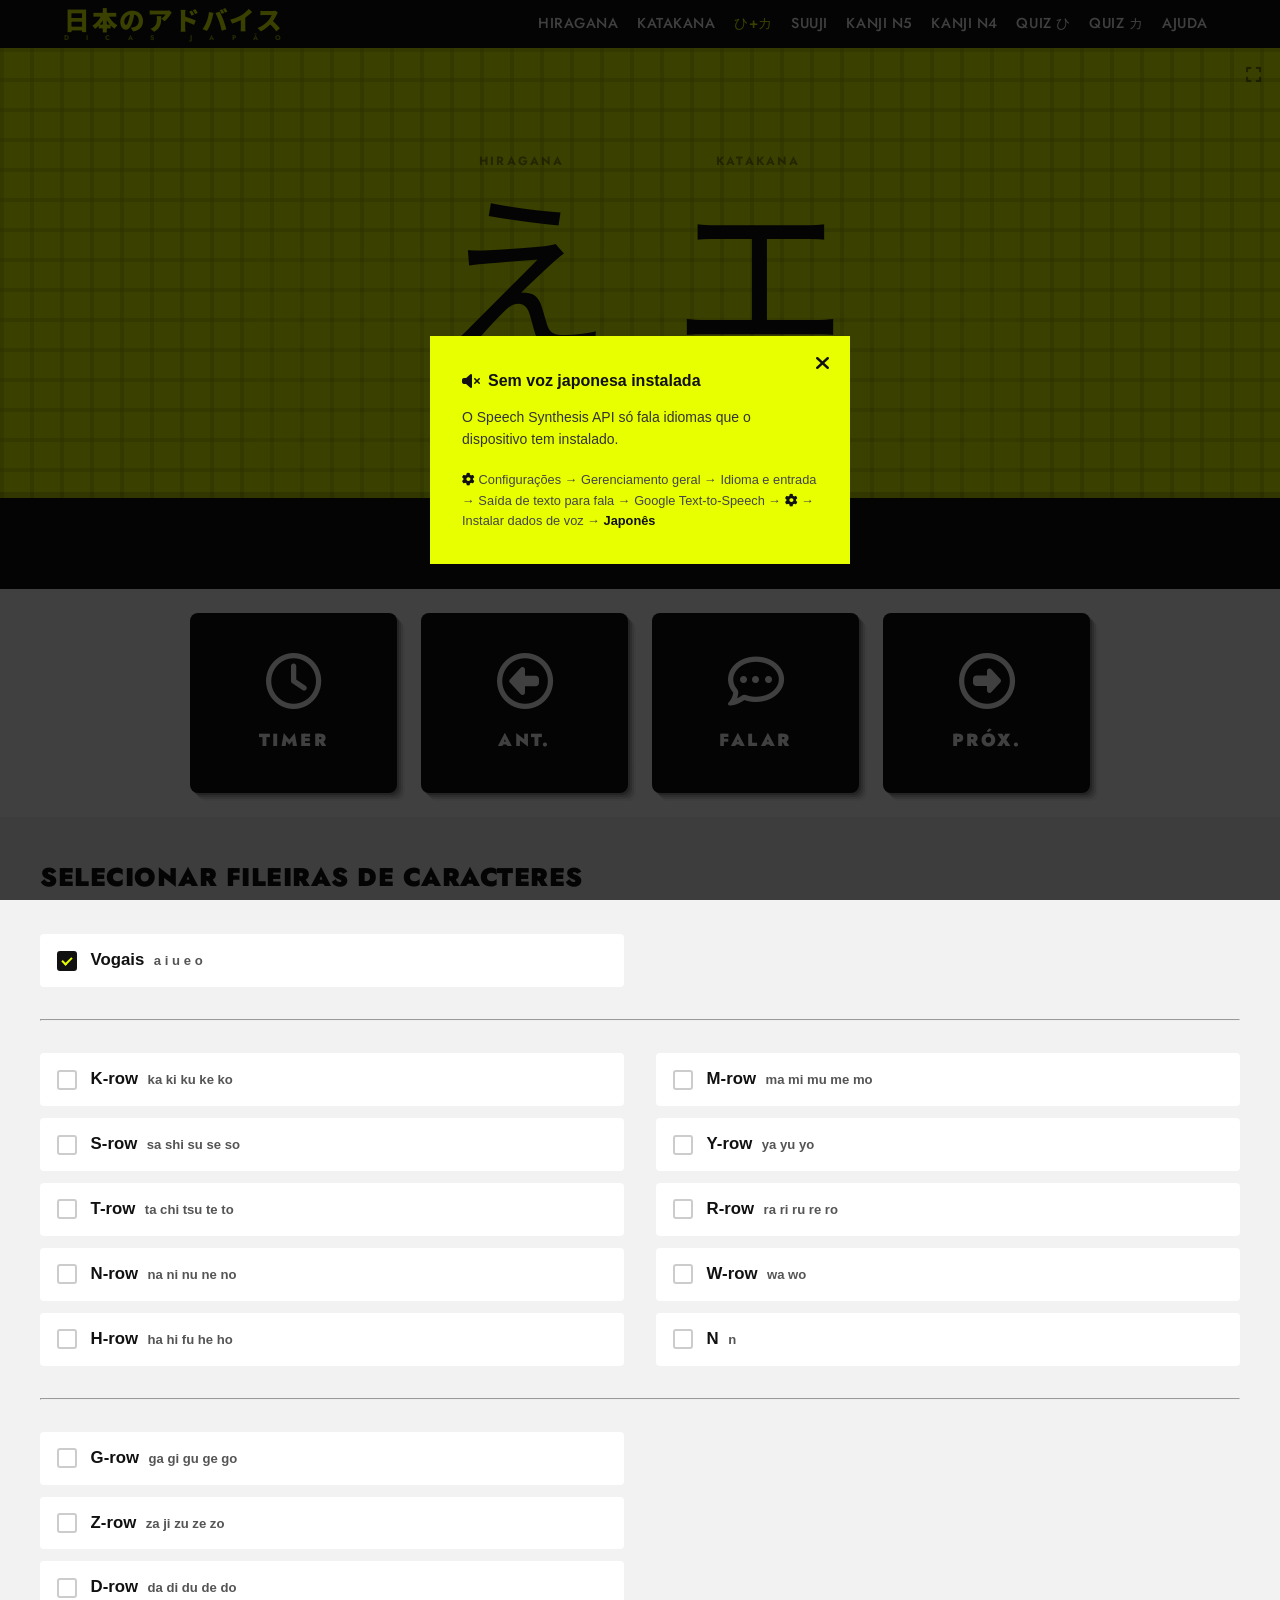
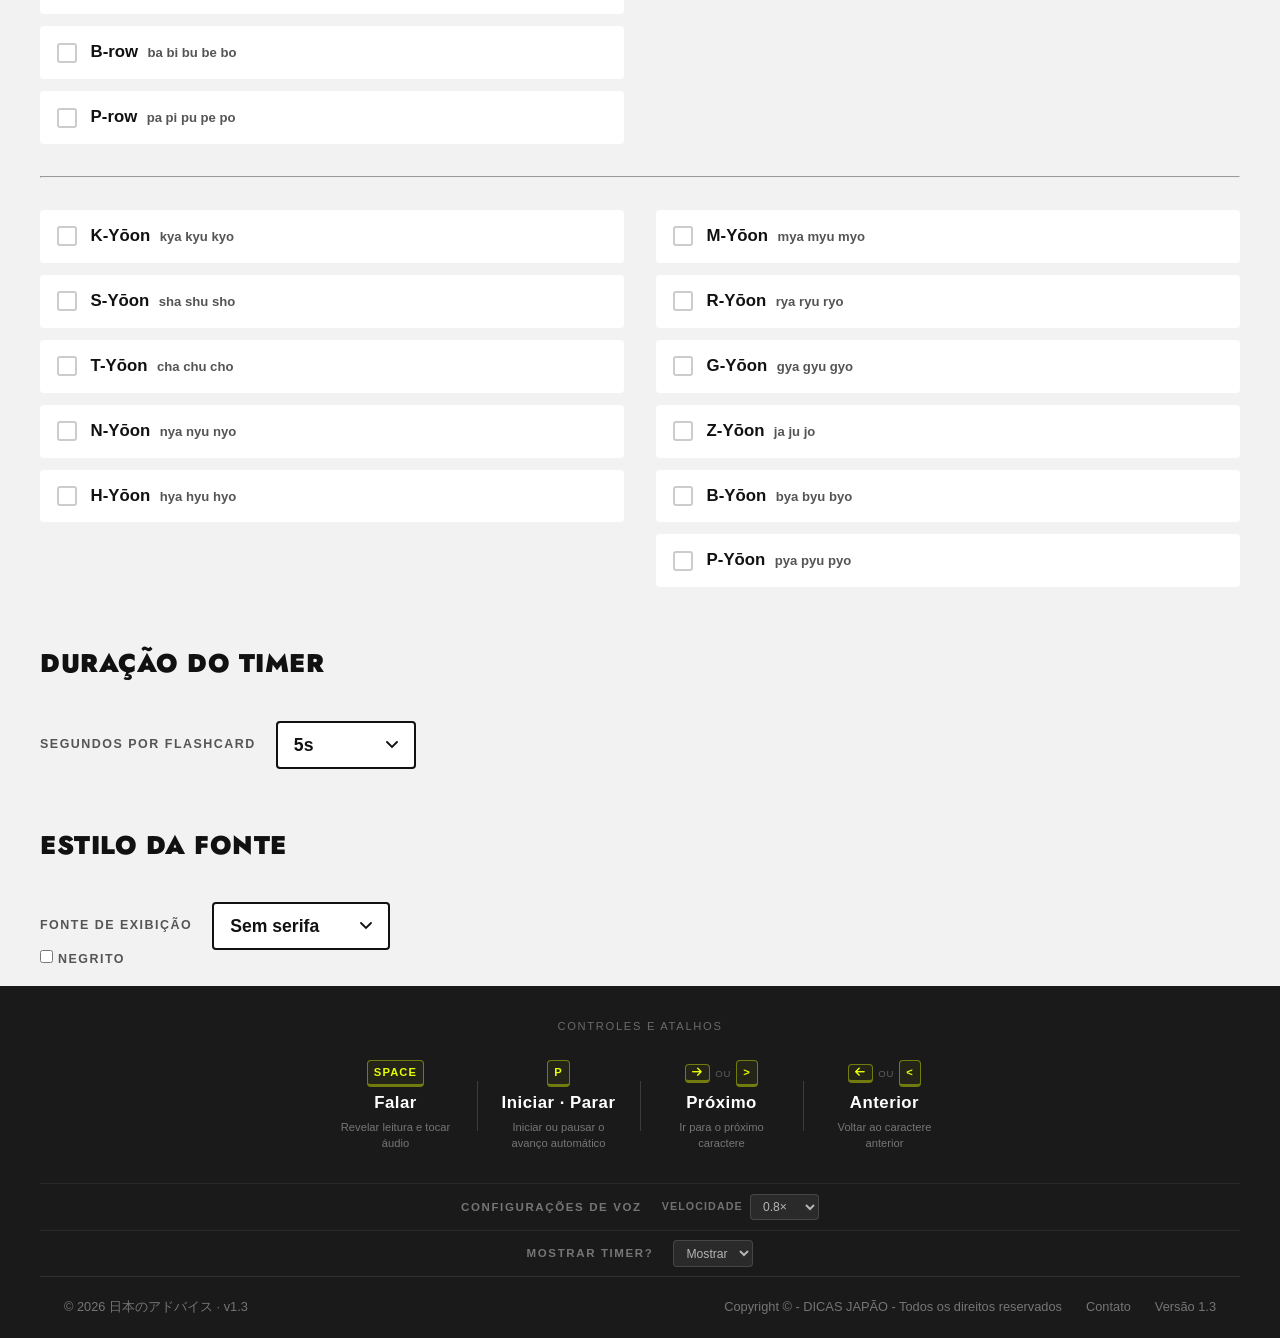
<file: hira-kata/index.html>
<!DOCTYPE html>
<html lang="pt-BR">
<head>
  <meta charset="UTF-8" />
  <!-- Google Analytics -->
  <script async src="https://www.googletagmanager.com/gtag/js?id=G-M9F017GJF4"></script>
  <script>
    window.dataLayer = window.dataLayer || [];
    function gtag(){dataLayer.push(arguments);}
    gtag('js', new Date());
    gtag('config', 'G-M9F017GJF4');
  </script>
  <meta name="viewport" content="width=device-width, initial-scale=1.0, user-scalable=no" />
  <link rel="icon" type="image/svg+xml" href="../favicon.svg" />
  <title>Flashcards Hiragana + Katakana – Pratique os Dois Silabários | Dicas Japão</title>
  <!-- SEO -->
  <meta name="description" content="Pratique hiragana e katakana juntos em um único app de flashcards. Cada card mostra os dois silabários lado a lado para reforçar sua memorização." />
  <meta name="author" content="Ovelha Elétrica" />
  <link rel="canonical" href="https://dicasjapao.com.br/hira-kata/" />
  <!-- Open Graph -->
  <meta property="og:type" content="website" />
  <meta property="og:url" content="https://dicasjapao.com.br/hira-kata/" />
  <meta property="og:title" content="Flashcards Hiragana + Katakana – Pratique os Dois Silabários | Dicas Japão" />
  <meta property="og:description" content="Pratique hiragana e katakana juntos em um único app de flashcards. Cada card mostra os dois silabários lado a lado para reforçar sua memorização." />
  <meta property="og:image" content="https://dicasjapao.com.br/social.png" />
  <meta property="og:locale" content="pt_BR" />
  <meta property="og:site_name" content="Dicas Japão" />
  <!-- Twitter Card -->
  <meta name="twitter:card" content="summary_large_image" />
  <meta name="twitter:title" content="Flashcards Hiragana + Katakana – Pratique os Dois Silabários | Dicas Japão" />
  <meta name="twitter:description" content="Pratique hiragana e katakana juntos em um único app de flashcards. Cada card mostra os dois silabários lado a lado para reforçar sua memorização." />
  <meta name="twitter:image" content="https://dicasjapao.com.br/social.png" />
  <link rel="stylesheet" href="../css/style.css?v=1.3" />
  <link rel="stylesheet" href="../fonts/fonts.css?v=1.3" />
  <link rel="preconnect" href="https://fonts.googleapis.com" />
  <link rel="preconnect" href="https://fonts.gstatic.com" crossorigin />
  <link rel="stylesheet" href="https://fonts.googleapis.com/css2?family=DotGothic16&family=Jost:wght@400;500;700;900&family=M+PLUS+Rounded+1c:wght@400;500;700;800;900&family=Noto+Sans+JP:wght@400;500;700;900&display=swap" />
  <link rel="preconnect" href="https://cdnjs.cloudflare.com" crossorigin />
  <link rel="preload" href="https://cdnjs.cloudflare.com/ajax/libs/font-awesome/6.7.2/webfonts/fa-solid-900.woff2" as="font" type="font/woff2" crossorigin />
  <link rel="stylesheet" href="https://cdnjs.cloudflare.com/ajax/libs/font-awesome/6.7.2/css/all.min.css" />
  <style>
  @font-face { font-family: "Font Awesome 6 Free"; font-style: normal; font-weight: 900; font-display: swap; src: url("https://cdnjs.cloudflare.com/ajax/libs/font-awesome/6.7.2/webfonts/fa-solid-900.woff2") format("woff2"); }
  @font-face { font-family: "Font Awesome 6 Free"; font-style: normal; font-weight: 400; font-display: swap; src: url("https://cdnjs.cloudflare.com/ajax/libs/font-awesome/6.7.2/webfonts/fa-regular-400.woff2") format("woff2"); }
  @font-face { font-family: "Font Awesome 6 Brands"; font-style: normal; font-weight: 400; font-display: swap; src: url("https://cdnjs.cloudflare.com/ajax/libs/font-awesome/6.7.2/webfonts/fa-brands-400.woff2") format("woff2"); }
  </style>
</head>
<body class="hira-kata">

  <!-- ───────────── TOP NAV ───────────── -->
  <header class="header">
    <nav class="nav-top">
      <a href="../" class="logo">
        <span class="logo-kanji">日本のアドバイス</span>
        <span class="logo-sub">DICAS JAPÃO</span>
      </a>

      <!-- hamburger (mobile) -->
      <button class="burger" id="burgerBtn" aria-label="Alternar menu" aria-expanded="false">
        <span></span><span></span><span></span>
      </button>

      <!-- desktop links -->
      <ul class="nav-links" id="navLinks">
        <li><a href="../hiragana/">Hiragana</a></li>
        <li><a href="../katakana/">Katakana</a></li>
        <li><a href="." class="active">ひ+カ</a></li>
        <li><a href="../suuji/">Suuji</a></li>
        <li><a href="../kanji-n5/">Kanji N5</a></li>
        <li><a href="../kanji-n4/">Kanji N4</a></li>
        <li><a href="../quiz-hiragana/">Quiz ひ</a></li>
        <li><a href="../quiz-katakana/">Quiz カ</a></li>
        <li><a href="../ajuda/">Ajuda</a></li>
      </ul>
    </nav>
  </header>

  <!-- ───────────── CHARACTER SECTION ───────────── -->
  <section class="character-section">
    <button class="btn-fullscreen" id="btnFullscreen" aria-label="Tela cheia">
      <i class="fa-solid fa-expand" aria-hidden="true"></i>
    </button>
    <div class="char-pair" id="charPair">
      <div class="char-col">
        <span class="char-script-label">Hiragana</span>
        <span class="char" id="charH" title="a">あ</span>
      </div>
      <div class="char-col">
        <span class="char-script-label">Katakana</span>
        <span class="char" id="charK" title="a">ア</span>
      </div>
    </div>
    <div class="timer-bar-wrap" id="timerBarWrap">
      <div class="timer-bar" id="timerBar"></div>
    </div>
  </section>

  <!-- ───────────── CAPTION SECTION ───────────── -->
  <section class="caption-section" id="captionSection">
    <div class="caption-section-inner">
      <p class="romanji" id="captionRomanji">A</p>
      <p class="meaning" id="captionMeaning">Hiragana <strong>あ</strong> e katakana <strong>ア</strong> são romanizados como <em>a</em>.</p>
    </div>
  </section>

  <!-- ───────────── BIG BUTTONS ───────────── -->
  <section class="buttons-section">
    <div class="buttons-inner">

      <button class="btn" id="btnTimer">
        <span class="buttons-icon">
          <i class="fa-regular fa-clock" aria-hidden="true"></i>
        </span>
        <span class="buttons-label">Timer</span>
      </button>

      <button class="btn" id="btnPrev">
        <span class="buttons-icon">
          <i class="fa-regular fa-circle-left" aria-hidden="true"></i>
        </span>
        <span class="buttons-label">Ant.</span>
      </button>

      <button class="btn" id="btnPlay">
        <span class="buttons-icon">
          <i class="fa-regular fa-comment-dots" aria-hidden="true"></i>
        </span>
        <span class="buttons-label">Falar</span>
      </button>

      <button class="btn" id="btnNext">
        <span class="buttons-icon">
          <i class="fa-regular fa-circle-right" aria-hidden="true"></i>
        </span>
        <span class="buttons-label">Próx.</span>
      </button>

    </div>
  </section>

  <!-- ───────────── FULLSCREEN MODAL ───────────── -->
  <div class="fullscreen-modal" id="fullscreenModal" aria-hidden="true">
    <section class="character-section fs-char-section">
      <div class="char-pair">
        <div class="char-col">
          <span class="char-script-label">Hiragana</span>
          <span class="char" id="fsCharH"></span>
        </div>
        <div class="char-col">
          <span class="char-script-label">Katakana</span>
          <span class="char" id="fsCharK"></span>
        </div>
      </div>
      <div class="timer-bar-wrap" id="fsTimerBarWrap"><div class="timer-bar" id="fsTimerBar"></div></div>
    </section>
    <section class="caption-section fs-caption-section" id="fsCaptionSection">
      <div class="caption-section-inner">
        <p class="romanji" id="fsCaptionRomanji"></p>
        <p class="meaning" id="fsCaptionMeaning"></p>
      </div>
    </section>
  </div>

  <!-- ───────────── CHARACTERS ───────────── -->
  <section class="checklist-section">
    <div class="checklist-inner">
      <h2 class="checklist-title">Selecionar fileiras de caracteres</h2>
      <div class="checklist-grid">

        <!-- Column 1 -->
        <ul class="checklist">
          <li><label><input type="checkbox" data-row="vowels" checked /><span>Vogais <em>a i u e o</em></span></label></li>
        </ul>

      </div>

      <hr class="separator">
      <div class="checklist-grid">
        <ul class="checklist">
          <li><label><input type="checkbox" data-row="k" /><span>K-row <em>ka ki ku ke ko</em></span></label></li>
          <li><label><input type="checkbox" data-row="s" /><span>S-row <em>sa shi su se so</em></span></label></li>
          <li><label><input type="checkbox" data-row="t" /><span>T-row <em>ta chi tsu te to</em></span></label></li>
          <li><label><input type="checkbox" data-row="n_row" /><span>N-row <em>na ni nu ne no</em></span></label></li>
          <li><label><input type="checkbox" data-row="h" /><span>H-row <em>ha hi fu he ho</em></span></label></li>
        </ul>

        <!-- Column 2 -->
        <ul class="checklist">
          <li><label><input type="checkbox" data-row="m" /><span>M-row <em>ma mi mu me mo</em></span></label></li>
          <li><label><input type="checkbox" data-row="y" /><span>Y-row <em>ya yu yo</em></span></label></li>
          <li><label><input type="checkbox" data-row="r" /><span>R-row <em>ra ri ru re ro</em></span></label></li>
          <li><label><input type="checkbox" data-row="w" /><span>W-row <em>wa wo</em></span></label></li>
          <li><label><input type="checkbox" data-row="n_single" /><span>N <em>n</em></span></label></li>
        </ul>
      </div>

      <hr class="separator">
      <div class="checklist-grid">
        <ul class="checklist">
          <li><label><input type="checkbox" data-row="g" /><span>G-row <em>ga gi gu ge go</em></span></label></li>
          <li><label><input type="checkbox" data-row="z" /><span>Z-row <em>za ji zu ze zo</em></span></label></li>
          <li><label><input type="checkbox" data-row="d" /><span>D-row <em>da di du de do</em></span></label></li>
          <li><label><input type="checkbox" data-row="b" /><span>B-row <em>ba bi bu be bo</em></span></label></li>
          <li><label><input type="checkbox" data-row="p" /><span>P-row <em>pa pi pu pe po</em></span></label></li>
        </ul>
      </div>

      <hr class="separator">
      <div class="checklist-grid">
        <!-- Column 4 -->
        <ul class="checklist">
          <li><label><input type="checkbox" data-row="yoon_k" /><span>K-Yōon <em>kya kyu kyo</em></span></label></li>
          <li><label><input type="checkbox" data-row="yoon_s" /><span>S-Yōon <em>sha shu sho</em></span></label></li>
          <li><label><input type="checkbox" data-row="yoon_t" /><span>T-Yōon <em>cha chu cho</em></span></label></li>
          <li><label><input type="checkbox" data-row="yoon_n" /><span>N-Yōon <em>nya nyu nyo</em></span></label></li>
          <li><label><input type="checkbox" data-row="yoon_h" /><span>H-Yōon <em>hya hyu hyo</em></span></label></li>
        </ul>

        <!-- Column 5 -->
        <ul class="checklist">
          <li><label><input type="checkbox" data-row="yoon_m" /><span>M-Yōon <em>mya myu myo</em></span></label></li>
          <li><label><input type="checkbox" data-row="yoon_r" /><span>R-Yōon <em>rya ryu ryo</em></span></label></li>
          <li><label><input type="checkbox" data-row="yoon_g" /><span>G-Yōon <em>gya gyu gyo</em></span></label></li>
          <li><label><input type="checkbox" data-row="yoon_z" /><span>Z-Yōon <em>ja ju jo</em></span></label></li>
          <li><label><input type="checkbox" data-row="yoon_b" /><span>B-Yōon <em>bya byu byo</em></span></label></li>
          <li><label><input type="checkbox" data-row="yoon_p" /><span>P-Yōon <em>pya pyu pyo</em></span></label></li>
        </ul>
      </div>
    </div>
  </section>

  <!-- ───────────── TIMER DURATION ───────────── -->
  <section class="checklist-section">
    <div class="checklist-inner">
      <h2 class="checklist-title">Duração do Timer</h2>
      <div class="dropdown-wrap">
        <label for="timerDuration" class="dropdown-label">Segundos por Flashcard</label>
        <select id="timerDuration" class="dropdown">
          <option value="1">1s</option>
          <option value="2">2s</option>
          <option value="3">3s</option>
          <option value="4">4s</option>
          <option value="5" selected>5s</option>
          <option value="6">6s</option>
          <option value="7">7s</option>
          <option value="8">8s</option>
          <option value="9">9s</option>
          <option value="10">10s</option>
        </select>
      </div>
    </div>
  </section>

  <!-- ───────────── FONT SECTION ───────────── -->
  <section class="checklist-section">
    <div class="checklist-inner">
      <h2 class="checklist-title">Estilo da fonte</h2>
      <div class="dropdown-wrap">
        <label for="charFont" class="dropdown-label">Fonte de exibição</label>
        <select id="charFont" class="dropdown">
          <option value="san-serif">Sem serifa</option>
          <option value="rounded">Arredondada</option>
          <option value="serif">Com serifa</option>
          <option value="pixelated">Pixelada</option>
          <option value="handwritten">Manuscrita</option>
        </select>
      </div>
      <div class="dropdown-wrap">
        <label class="dropdown-label"><input type="checkbox" id="charBold" /> Negrito</label>
      </div>
    </div>
  </section>

  <!-- ───────────── CONTROLS / SHORTCUTS ───────────── -->
  <section class="help-banner">
    <div class="help-inner">
      <p class="help-title">Controles e Atalhos</p>
      <div class="help-grid">

        <div class="help-item">
          <span class="help-key">Space</span>
          <span class="help-action">Falar</span>
          <span class="help-desc">Revelar leitura e tocar áudio</span>
        </div>

        <div class="help-divider"></div>

        <div class="help-item">
          <span class="help-key">P</span>
          <span class="help-action">Iniciar · Parar</span>
          <span class="help-desc">Iniciar ou pausar o avanço automático</span>
        </div>

        <div class="help-divider"></div>

        <div class="help-item">
          <div class="help-keys">
            <span class="help-key"><i class="fa-solid fa-arrow-right"></i></span>
            <span class="help-keys-or">ou</span>
            <span class="help-key">&gt;</span>
          </div>
          <span class="help-action">Próximo</span>
          <span class="help-desc">Ir para o próximo caractere</span>
        </div>

        <div class="help-divider"></div>

        <div class="help-item">
          <div class="help-keys">
            <span class="help-key"><i class="fa-solid fa-arrow-left"></i></span>
            <span class="help-keys-or">ou</span>
            <span class="help-key">&lt;</span>
          </div>
          <span class="help-action">Anterior</span>
          <span class="help-desc">Voltar ao caractere anterior</span>
        </div>

      </div>
    </div>
  </section>

  <!-- ───────────── OPENING HOURS BANNER ───────────── -->
  <section class="hours-banner">
    <div class="hours-inner">
      <div class="hours-item">
        <span class="hours-day">Segunda-feira</span>
        <span class="hours-time">12:00 – 17:00</span>
      </div>
      <div class="hours-divider"></div>
      <div class="hours-item">
        <span class="hours-day">Terça a Domingo</span>
        <span class="hours-time">10:00 – 17:00</span>
      </div>
      <div class="hours-divider"></div>
      <div class="hours-item">
        <span class="hours-day">1ª Sexta do mês</span>
        <span class="hours-time">10:00 – 21:00</span>
      </div>
    </div>
  </section>

  <!-- ───────────── BOTTOM FOOTER ───────────── -->
  <footer class="footer">
    <!-- voice settings -->
    <div class="footer-voice">
      <span class="footer-heading">Configurações de voz</span>
      <div class="footer-voice-controls">
        <div class="footer-voice-group">
          <label for="speechRate" class="footer-voice-label">Velocidade</label>
          <select id="speechRate" class="footer-voice-select">
            <option value="0.5">0.5×</option>
            <option value="0.65">0.65×</option>
            <option value="0.8" selected>0.8×</option>
            <option value="1.0">1.0×</option>
            <option value="1.2">1.2×</option>
          </select>
        </div>
      </div>
    </div>

    <!-- timer bar toggle -->
    <div class="footer-voice">
      <span class="footer-heading">Mostrar timer?</span>
      <div class="footer-voice-controls">
        <div class="footer-voice-group">
          <select id="timerBarToggle" class="footer-voice-select">
            <option value="show" selected>Mostrar</option>
            <option value="hide">Ocultar</option>
          </select>
        </div>
      </div>
    </div>

    <!-- bottom bar -->
    <div class="footer-bar">
      <span>© 2026 日本のアドバイス · v1.3</span>
      <nav class="footer-bar-links">
        <span>Copyright &copy; - DICAS JAP&Atilde;O - Todos os direitos reservados</span>
        <a href="http://www.ovelhaeletrica.com/blog/contato" target="_blank" rel="noopener">Contato</a> Versão 1.3
      </nav>
    </div>
  </footer>

  <script src="main.js?v=1.3"></script>
</body>
</html>
</file>
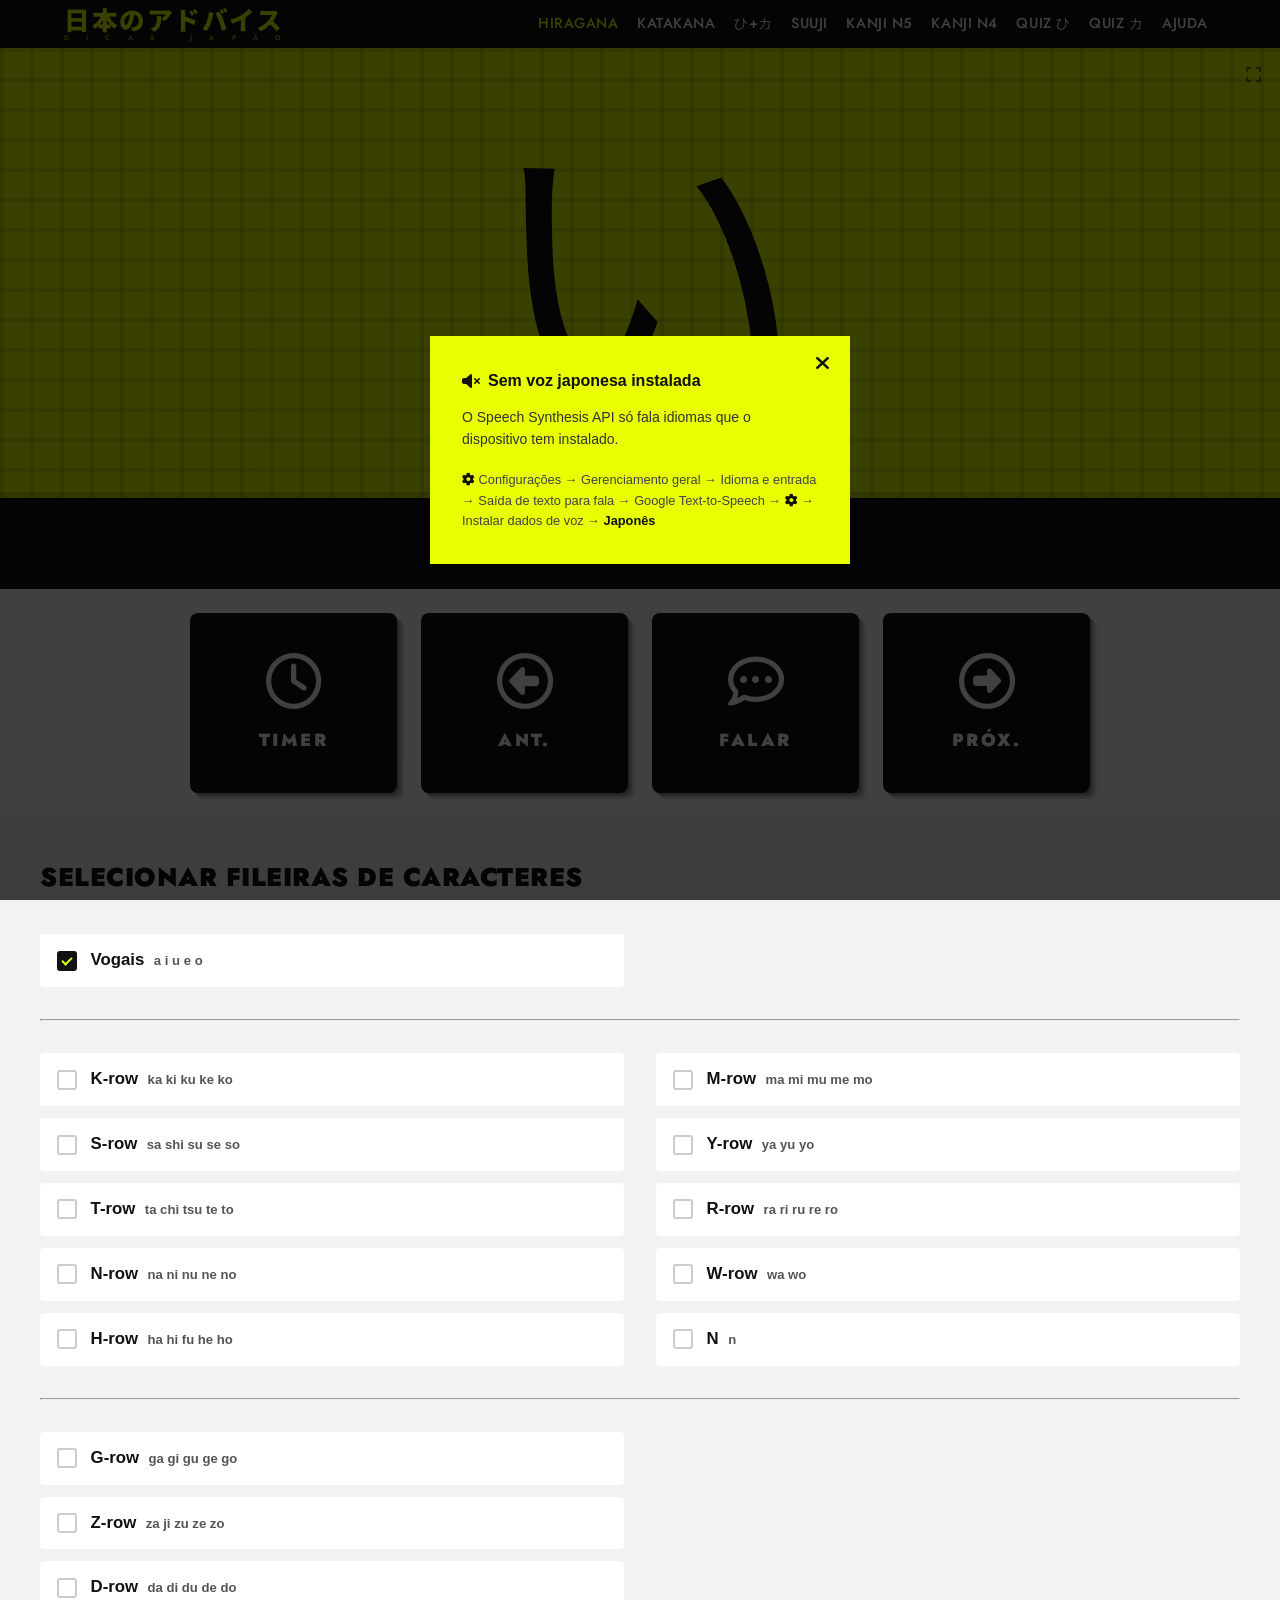
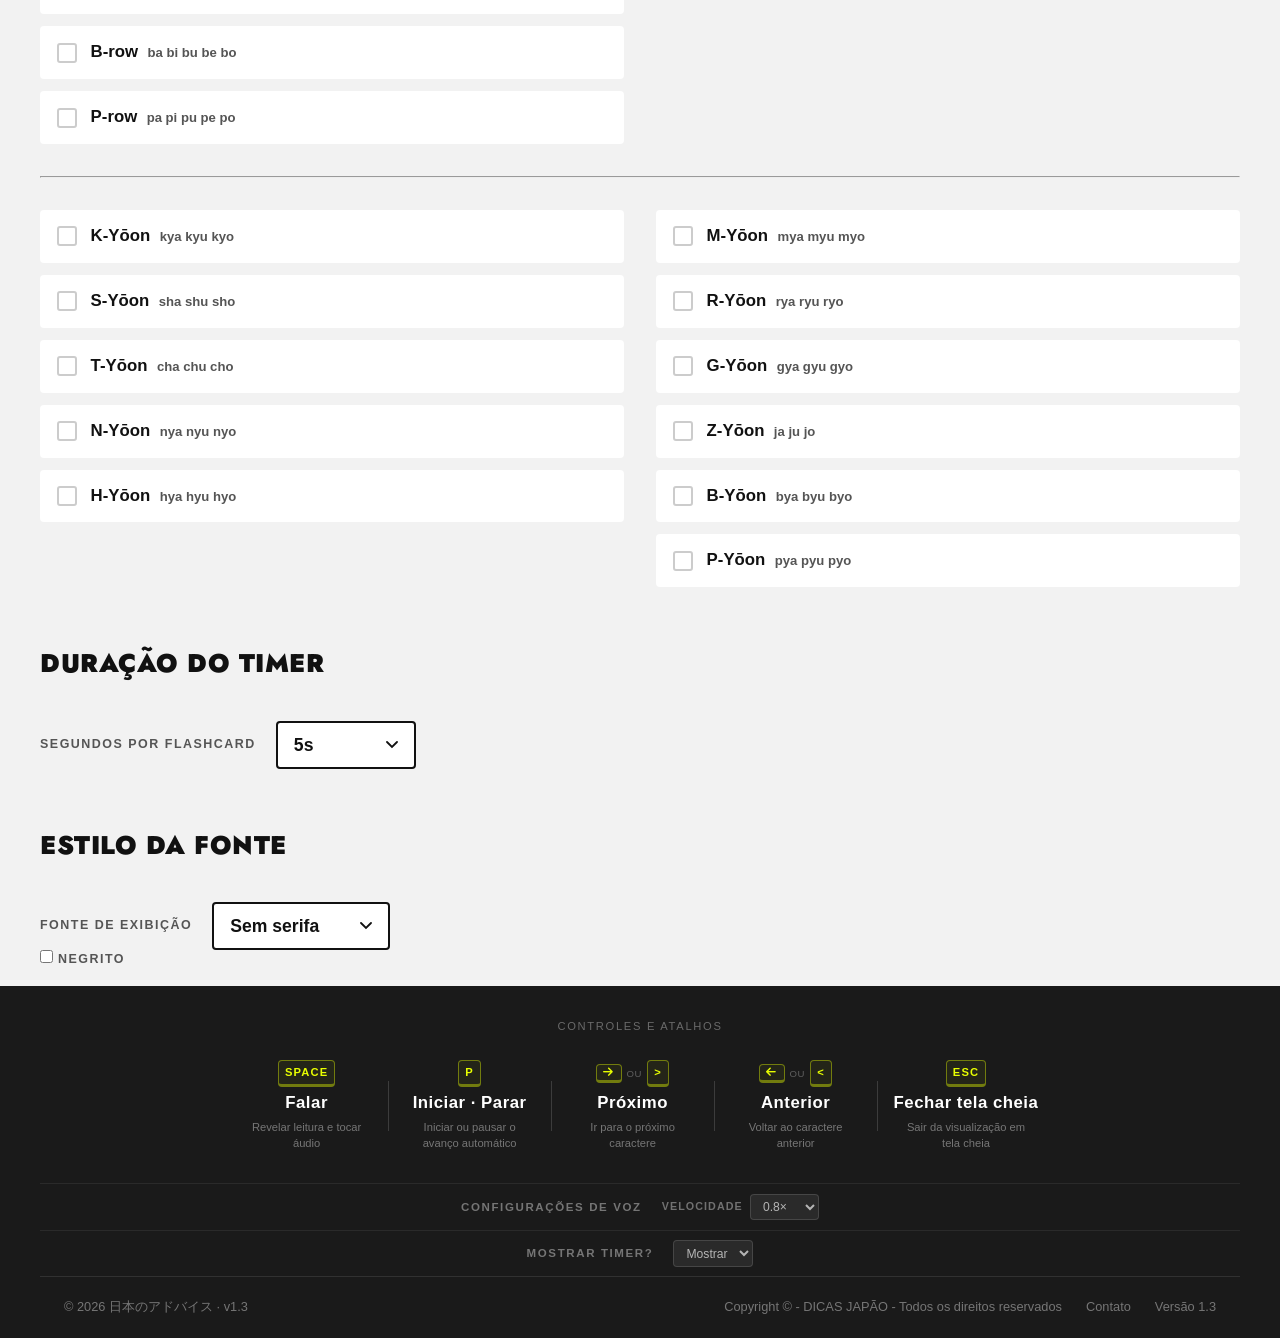
<file: hiragana/index.html>
<!DOCTYPE html>
<html lang="pt-BR">
<head>
  <meta charset="UTF-8" />
  <!-- Google Analytics -->
  <script async src="https://www.googletagmanager.com/gtag/js?id=G-M9F017GJF4"></script>
  <script>
    window.dataLayer = window.dataLayer || [];
    function gtag(){dataLayer.push(arguments);}
    gtag('js', new Date());
    gtag('config', 'G-M9F017GJF4');
  </script>
  <meta name="viewport" content="width=device-width, initial-scale=1.0, user-scalable=no" />
  <link rel="icon" type="image/svg+xml" href="../favicon.svg" />
  <title>Flashcards de Hiragana – Aprenda os 46 Caracteres | Dicas Japão</title>
  <!-- SEO -->
  <meta name="description" content="Pratique todos os 46 caracteres do hiragana com flashcards interativos. Áudio nativo, timer ajustável e 5 estilos de fonte. O primeiro passo para aprender japonês." />
  <meta name="author" content="Ovelha Elétrica" />
  <link rel="canonical" href="https://dicasjapao.com.br/hiragana/" />
  <!-- Open Graph -->
  <meta property="og:type" content="website" />
  <meta property="og:url" content="https://dicasjapao.com.br/hiragana/" />
  <meta property="og:title" content="Flashcards de Hiragana – Aprenda os 46 Caracteres | Dicas Japão" />
  <meta property="og:description" content="Pratique todos os 46 caracteres do hiragana com flashcards interativos. Áudio nativo, timer ajustável e 5 estilos de fonte. O primeiro passo para aprender japonês." />
  <meta property="og:image" content="https://dicasjapao.com.br/social.png" />
  <meta property="og:locale" content="pt_BR" />
  <meta property="og:site_name" content="Dicas Japão" />
  <!-- Twitter Card -->
  <meta name="twitter:card" content="summary_large_image" />
  <meta name="twitter:title" content="Flashcards de Hiragana – Aprenda os 46 Caracteres | Dicas Japão" />
  <meta name="twitter:description" content="Pratique todos os 46 caracteres do hiragana com flashcards interativos. Áudio nativo, timer ajustável e 5 estilos de fonte. O primeiro passo para aprender japonês." />
  <meta name="twitter:image" content="https://dicasjapao.com.br/social.png" />
  <link rel="stylesheet" href="../css/style.css?v=1.3" />
  <link rel="stylesheet" href="../fonts/fonts.css?v=1.3" />
  <link rel="preconnect" href="https://fonts.googleapis.com" />
  <link rel="preconnect" href="https://fonts.gstatic.com" crossorigin />
  <link rel="stylesheet" href="https://fonts.googleapis.com/css2?family=DotGothic16&family=Jost:wght@400;500;700;900&family=M+PLUS+Rounded+1c:wght@400;500;700;800;900&family=Noto+Sans+JP:wght@400;500;700;900&display=swap" />
  <link rel="preconnect" href="https://cdnjs.cloudflare.com" crossorigin />
  <link rel="preload" href="https://cdnjs.cloudflare.com/ajax/libs/font-awesome/6.7.2/webfonts/fa-solid-900.woff2" as="font" type="font/woff2" crossorigin />
  <link rel="stylesheet" href="https://cdnjs.cloudflare.com/ajax/libs/font-awesome/6.7.2/css/all.min.css" />
  <style>
  @font-face { font-family: "Font Awesome 6 Free"; font-style: normal; font-weight: 900; font-display: swap; src: url("https://cdnjs.cloudflare.com/ajax/libs/font-awesome/6.7.2/webfonts/fa-solid-900.woff2") format("woff2"); }
  @font-face { font-family: "Font Awesome 6 Free"; font-style: normal; font-weight: 400; font-display: swap; src: url("https://cdnjs.cloudflare.com/ajax/libs/font-awesome/6.7.2/webfonts/fa-regular-400.woff2") format("woff2"); }
  @font-face { font-family: "Font Awesome 6 Brands"; font-style: normal; font-weight: 400; font-display: swap; src: url("https://cdnjs.cloudflare.com/ajax/libs/font-awesome/6.7.2/webfonts/fa-brands-400.woff2") format("woff2"); }
  </style>
</head>
<body class="hiragana">

  <!-- ───────────── TOP NAV ───────────── -->
  <header class="header">
    <nav class="nav-top">
      <a href="../" class="logo">
        <span class="logo-kanji">日本のアドバイス</span>
        <span class="logo-sub">DICAS JAPÃO</span>
      </a>

      <!-- hamburger (mobile) -->
      <button class="burger" id="burgerBtn" aria-label="Alternar menu" aria-expanded="false">
        <span></span><span></span><span></span>
      </button>

      <!-- desktop links -->
      <ul class="nav-links" id="navLinks">
        <li><a href="." class="active">Hiragana</a></li>
        <li><a href="../katakana/">Katakana</a></li>
        <li><a href="../hira-kata/">ひ+カ</a></li>
        <li><a href="../suuji/">Suuji</a></li>
        <li><a href="../kanji-n5/">Kanji N5</a></li>        
        <li><a href="../kanji-n4/">Kanji N4</a></li>      
        <li><a href="../quiz-hiragana/">Quiz ひ</a></li>
        <li><a href="../quiz-katakana/">Quiz カ</a></li>
        <li><a href="../ajuda/">Ajuda</a></li>

      </ul>
    </nav>
  </header>





  <!-- ───────────── CHARACTER SECTION ───────────── -->
  <section class="character-section">
    <button class="btn-fullscreen" id="btnFullscreen" aria-label="Tela cheia">
      <i class="fa-solid fa-expand" aria-hidden="true"></i>
    </button>
    <span class="char" id="charDisplay" title="a">あ</span>
    <div class="timer-bar-wrap" id="timerBarWrap">
      <div class="timer-bar" id="timerBar"></div>
    </div>
  </section>

  <!-- ───────────── CAPTION SECTION ───────────── -->
  <section class="caption-section" id="captionSection">
    <div class="caption-section-inner">
      <p class="romanji" id="captionRomanji">A</p>
      <p class="meaning" id="captionMeaning">O caractere hiragana <strong>あ</strong> é romanizado como <em>a</em>.</p>
    </div>
  </section>

  <!-- ───────────── BIG BUTTONS ───────────── -->
  <section class="buttons-section">
    <div class="buttons-inner">

      <button class="btn" id="btnTimer">
        <span class="buttons-icon">
          <i class="fa-regular fa-clock" aria-hidden="true"></i>
        </span>
        <span class="buttons-label">Timer</span>
      </button>

      <button class="btn" id="btnPrev">
        <span class="buttons-icon">
          <i class="fa-regular fa-circle-left" aria-hidden="true"></i>
        </span>
        <span class="buttons-label">Ant.</span>
      </button>

      <button class="btn" id="btnPlay">
        <span class="buttons-icon">
          <i class="fa-regular fa-comment-dots" aria-hidden="true"></i>
        </span>
        <span class="buttons-label">Falar</span>
      </button>

      <button class="btn" id="btnNext">
        <span class="buttons-icon">
          <i class="fa-regular fa-circle-right" aria-hidden="true"></i>
        </span>
        <span class="buttons-label">Próx.</span>
      </button>

    </div>
  </section>

  <!-- ───────────── FULLSCREEN MODAL ───────────── -->
  <div class="fullscreen-modal" id="fullscreenModal" aria-hidden="true">
    <section class="character-section fs-char-section">
      <span class="char" id="fsCharDisplay"></span>
      <div class="timer-bar-wrap" id="fsTimerBarWrap"><div class="timer-bar" id="fsTimerBar"></div></div>
    </section>
    <section class="caption-section fs-caption-section" id="fsCaptionSection">
      <div class="caption-section-inner">
        <p class="romanji" id="fsCaptionRomanji"></p>
        <p class="meaning" id="fsCaptionMeaning"></p>
      </div>
    </section>
  </div>

  <!-- ───────────── CHARACTERS ───────────── -->
  <section class="checklist-section">
    <div class="checklist-inner">
      <h2 class="checklist-title">Selecionar fileiras de caracteres</h2>
      <div class="checklist-grid">

        <!-- Column 1 -->
        <ul class="checklist">
          <li><label><input type="checkbox" data-row="vowels" checked /><span>Vogais <em>a i u e o</em></span></label></li>

        </ul>
      </div>
              
      <hr class="separator">
      <div class="checklist-grid">
        <ul class="checklist">
          <li><label><input type="checkbox" data-row="k" /><span>K-row <em>ka ki ku ke ko</em></span></label></li>
          <li><label><input type="checkbox" data-row="s" /><span>S-row <em>sa shi su se so</em></span></label></li>
          <li><label><input type="checkbox" data-row="t" /><span>T-row <em>ta chi tsu te to</em></span></label></li>
          <li><label><input type="checkbox" data-row="n_row" /><span>N-row <em>na ni nu ne no</em></span></label></li>
          <li><label><input type="checkbox" data-row="h" /><span>H-row <em>ha hi fu he ho</em></span></label></li>

     
        </ul>

        <!-- Column 2 -->
        <ul class="checklist">
          <li><label><input type="checkbox" data-row="m" /><span>M-row <em>ma mi mu me mo</em></span></label></li>
          <li><label><input type="checkbox" data-row="y" /><span>Y-row <em>ya yu yo</em></span></label></li>
          <li><label><input type="checkbox" data-row="r" /><span>R-row <em>ra ri ru re ro</em></span></label></li>
          <li><label><input type="checkbox" data-row="w" /><span>W-row <em>wa wo</em></span></label></li>
          <li><label><input type="checkbox" data-row="n_single" /><span>N <em>n</em></span></label></li> 
        </ul>

      </div>
              
      <hr class="separator">
      <div class="checklist-grid">

        <!-- Column 2 -->
        <ul class="checklist">
          <li><label><input type="checkbox" data-row="g" /><span>G-row <em>ga gi gu ge go</em></span></label></li>
          <li><label><input type="checkbox" data-row="z" /><span>Z-row <em>za ji zu ze zo</em></span></label></li>
          <li><label><input type="checkbox" data-row="d" /><span>D-row <em>da di du de do</em></span></label></li>
          <li><label><input type="checkbox" data-row="b" /><span>B-row <em>ba bi bu be bo</em></span></label></li>
          <li><label><input type="checkbox" data-row="p" /><span>P-row <em>pa pi pu pe po</em></span></label></li>     
        </ul>


      </div>
      
      <hr class="separator">

      <div class="checklist-grid">        

        <!-- Column 4 -->
        <ul class="checklist">
          <li><label><input type="checkbox" data-row="yoon_k" /><span>K-Yōon <em>kya kyu kyo</em></span></label></li>
          <li><label><input type="checkbox" data-row="yoon_s" /><span>S-Yōon <em>sha shu sho</em></span></label></li>
          <li><label><input type="checkbox" data-row="yoon_t" /><span>T-Yōon <em>cha chu cho</em></span></label></li>
          <li><label><input type="checkbox" data-row="yoon_n" /><span>N-Yōon <em>nya nyu nyo</em></span></label></li>
          <li><label><input type="checkbox" data-row="yoon_h" /><span>H-Yōon <em>hya hyu hyo</em></span></label></li>
        </ul>

        <!-- Column 5 -->
        <ul class="checklist">
          <li><label><input type="checkbox" data-row="yoon_m" /><span>M-Yōon <em>mya myu myo</em></span></label></li>
          <li><label><input type="checkbox" data-row="yoon_r" /><span>R-Yōon <em>rya ryu ryo</em></span></label></li>
          <li><label><input type="checkbox" data-row="yoon_g" /><span>G-Yōon <em>gya gyu gyo</em></span></label></li>
          <li><label><input type="checkbox" data-row="yoon_z" /><span>Z-Yōon <em>ja ju jo</em></span></label></li>
          <li><label><input type="checkbox" data-row="yoon_b" /><span>B-Yōon <em>bya byu byo</em></span></label></li>
          <li><label><input type="checkbox" data-row="yoon_p" /><span>P-Yōon <em>pya pyu pyo</em></span></label></li>
        </ul>

      </div>
    </div>
  </section>

  <!-- ───────────── QUANTITY SECTION ───────────── -->
  <section class="checklist-section">
    <div class="checklist-inner">
      <h2 class="checklist-title">Duração do Timer</h2>
      <div class="dropdown-wrap">
        <label for="timerDuration" class="dropdown-label">Segundos por Flashcard</label>
        <select id="timerDuration" class="dropdown">
          <option value="1">1s</option>
          <option value="2">2s</option>
          <option value="3">3s</option>
          <option value="4">4s</option>
          <option value="5" selected>5s</option>
          <option value="6">6s</option>
          <option value="7">7s</option>
          <option value="8">8s</option>
          <option value="9">9s</option>
          <option value="10">10s</option>
        </select>
      </div>
    </div>
  </section>

  <!-- ───────────── FONT SECTION ───────────── -->
  <section class="checklist-section">
    <div class="checklist-inner">
      <h2 class="checklist-title">Estilo da fonte</h2>
      <div class="dropdown-wrap">
        <label for="charFont" class="dropdown-label">Fonte de exibição</label>
        <select id="charFont" class="dropdown">
          <option value="san-serif">Sem serifa</option>
          <option value="rounded">Arredondada</option>
          <option value="serif">Com serifa</option>
          <option value="pixelated">Pixelada</option>
          <option value="handwritten">Manuscrita</option>
        </select>
      </div>
      <div class="dropdown-wrap">
        <label class="dropdown-label"><input type="checkbox" id="charBold" /> Negrito</label>
      </div>
    </div>
  </section>

  <!-- ───────────── CONTROLS / SHORTCUTS ───────────── -->
  <section class="help-banner">
    <div class="help-inner">
      <p class="help-title">Controles e Atalhos</p>
      <div class="help-grid">

        <div class="help-item">
          <span class="help-key">Space</span>
          <span class="help-action">Falar</span>
          <span class="help-desc">Revelar leitura e tocar áudio</span>
        </div>

        <div class="help-divider"></div>

        <div class="help-item">
          <span class="help-key">P</span>
          <span class="help-action">Iniciar · Parar</span>
          <span class="help-desc">Iniciar ou pausar o avanço automático</span>
        </div>

        <div class="help-divider"></div>

        <div class="help-item">
          <div class="help-keys">
            <span class="help-key"><i class="fa-solid fa-arrow-right"></i></span>
            <span class="help-keys-or">ou</span>
            <span class="help-key">&gt;</span>
          </div>
          <span class="help-action">Próximo</span>
          <span class="help-desc">Ir para o próximo caractere</span>
        </div>

        <div class="help-divider"></div>

        <div class="help-item">
          <div class="help-keys">
            <span class="help-key"><i class="fa-solid fa-arrow-left"></i></span>
            <span class="help-keys-or">ou</span>
            <span class="help-key">&lt;</span>
          </div>
          <span class="help-action">Anterior</span>
          <span class="help-desc">Voltar ao caractere anterior</span>
        </div>

        <div class="help-divider"></div>

        <div class="help-item">
          <span class="help-key">Esc</span>
          <span class="help-action">Fechar tela cheia</span>
          <span class="help-desc">Sair da visualização em tela cheia</span>
        </div>

      </div>
    </div>
  </section>

  <!-- ───────────── OPENING HOURS BANNER ───────────── -->
  <section class="hours-banner">
    <div class="hours-inner">
      <div class="hours-item">
        <span class="hours-day">Segunda-feira</span>
        <span class="hours-time">12:00 – 17:00</span>
      </div>
      <div class="hours-divider"></div>
      <div class="hours-item">
        <span class="hours-day">Terça a Domingo</span>
        <span class="hours-time">10:00 – 17:00</span>
      </div>
      <div class="hours-divider"></div>
      <div class="hours-item">
        <span class="hours-day">1ª Sexta do mês</span>
        <span class="hours-time">10:00 – 21:00</span>
      </div>
    </div>
  </section>

  <!-- ───────────── BOTTOM FOOTER ───────────── -->
  <footer class="footer">
    <!-- voice settings -->
    <div class="footer-voice">
      <span class="footer-heading">Configurações de voz</span>
      <div class="footer-voice-controls">
        <div class="footer-voice-group">
          <label for="speechRate" class="footer-voice-label">Velocidade</label>
          <select id="speechRate" class="footer-voice-select">
            <option value="0.5">0.5×</option>
            <option value="0.65">0.65×</option>
            <option value="0.8" selected>0.8×</option>
            <option value="1.0">1.0×</option>
            <option value="1.2">1.2×</option>
          </select>
        </div>
      </div>
    </div>

    <!-- timer bar toggle -->
    <div class="footer-voice">
      <span class="footer-heading">Mostrar timer?</span>
      <div class="footer-voice-controls">
        <div class="footer-voice-group">
          <select id="timerBarToggle" class="footer-voice-select">
            <option value="show" selected>Mostrar</option>
            <option value="hide">Ocultar</option>
          </select>
        </div>
      </div>
    </div>

    <!-- bottom bar -->
    <div class="footer-bar">
      <span>© 2026 日本のアドバイス · v1.3</span>
      <nav class="footer-bar-links">
        <span>Copyright &copy; - DICAS JAP&Atilde;O - Todos os direitos reservados</span>
        <a href="http://www.ovelhaeletrica.com/blog/contato" target="_blank" rel="noopener">Contato</a> Versão 1.3
      </nav>
    </div>
  </footer>

  <script src="main.js?v=1.3"></script>
</body>
</html>
</file>
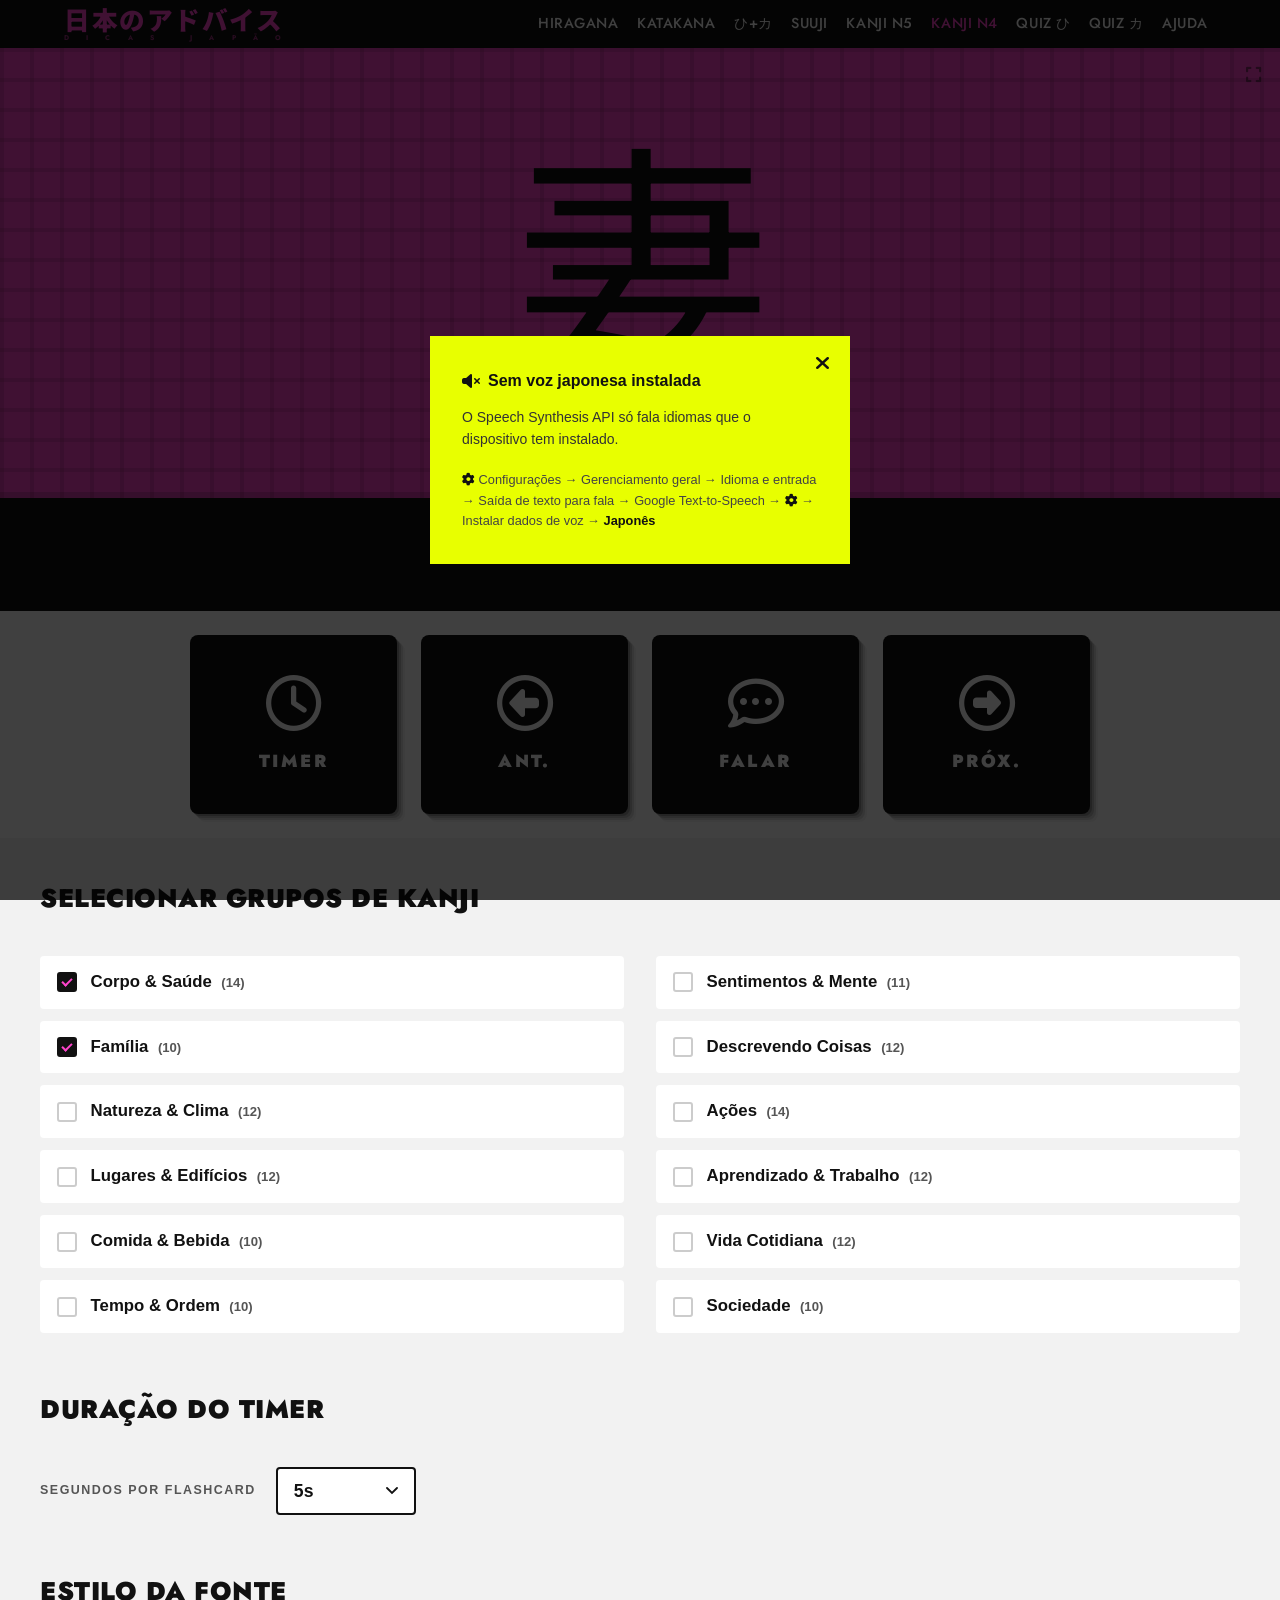
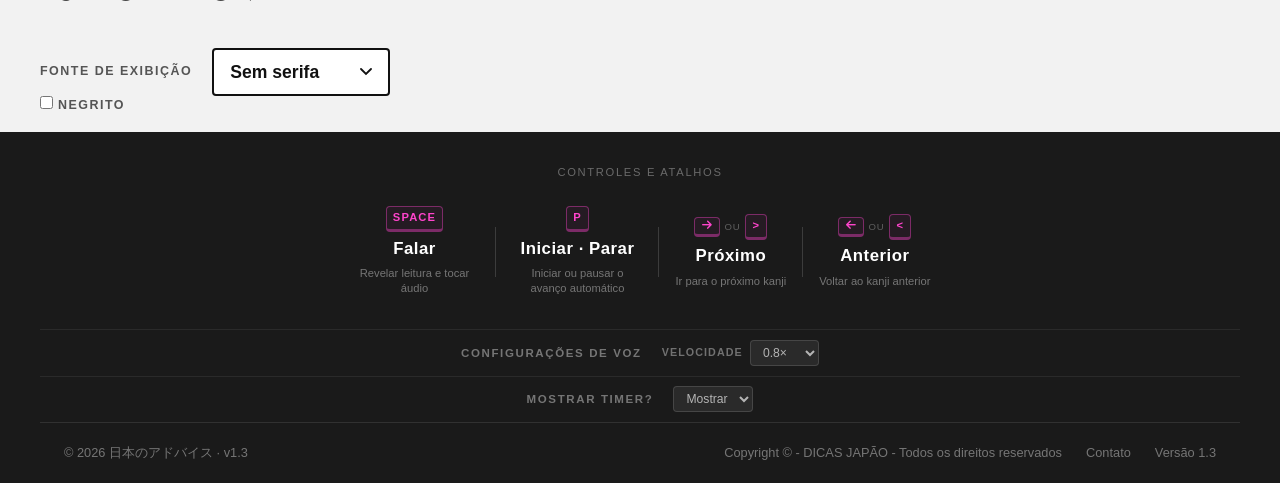
<file: kanji-n4/index.html>
<!DOCTYPE html>
<html lang="pt-BR">
<head>
  <meta charset="UTF-8" />
  <!-- Google Analytics -->
  <script async src="https://www.googletagmanager.com/gtag/js?id=G-M9F017GJF4"></script>
  <script>
    window.dataLayer = window.dataLayer || [];
    function gtag(){dataLayer.push(arguments);}
    gtag('js', new Date());
    gtag('config', 'G-M9F017GJF4');
  </script>
  <meta name="viewport" content="width=device-width, initial-scale=1.0, user-scalable=no" />
  <link rel="icon" type="image/svg+xml" href="../favicon.svg" />
  <title>Flashcards Kanji N4 – 139 Kanji para o JLPT N4 | Dicas Japão</title>
  <!-- SEO -->
  <meta name="description" content="Domine os 139 kanji do JLPT N4 com flashcards interativos organizados por tema. Prepare-se para o exame de proficiência em japonês JLPT N4 com eficiência." />
  <meta name="author" content="Ovelha Elétrica" />
  <link rel="canonical" href="https://dicasjapao.com.br/kanji-n4/" />
  <!-- Open Graph -->
  <meta property="og:type" content="website" />
  <meta property="og:url" content="https://dicasjapao.com.br/kanji-n4/" />
  <meta property="og:title" content="Flashcards Kanji N4 – 139 Kanji para o JLPT N4 | Dicas Japão" />
  <meta property="og:description" content="Domine os 139 kanji do JLPT N4 com flashcards interativos organizados por tema. Prepare-se para o exame de proficiência em japonês JLPT N4 com eficiência." />
  <meta property="og:image" content="https://dicasjapao.com.br/social.png" />
  <meta property="og:locale" content="pt_BR" />
  <meta property="og:site_name" content="Dicas Japão" />
  <!-- Twitter Card -->
  <meta name="twitter:card" content="summary_large_image" />
  <meta name="twitter:title" content="Flashcards Kanji N4 – 139 Kanji para o JLPT N4 | Dicas Japão" />
  <meta name="twitter:description" content="Domine os 139 kanji do JLPT N4 com flashcards interativos organizados por tema. Prepare-se para o exame de proficiência em japonês JLPT N4 com eficiência." />
  <meta name="twitter:image" content="https://dicasjapao.com.br/social.png" />
  <link rel="stylesheet" href="../css/style.css?v=1.3" />
  <link rel="stylesheet" href="../fonts/fonts.css?v=1.3" />
  <link rel="preconnect" href="https://fonts.googleapis.com" />
  <link rel="preconnect" href="https://fonts.gstatic.com" crossorigin />
  <link rel="stylesheet" href="https://fonts.googleapis.com/css2?family=DotGothic16&family=Jost:wght@400;500;700;900&family=M+PLUS+Rounded+1c:wght@400;500;700;800;900&family=Noto+Sans+JP:wght@400;500;700;900&display=swap" />
  <link rel="preconnect" href="https://cdnjs.cloudflare.com" crossorigin />
  <link rel="preload" href="https://cdnjs.cloudflare.com/ajax/libs/font-awesome/6.7.2/webfonts/fa-solid-900.woff2" as="font" type="font/woff2" crossorigin />
  <link rel="stylesheet" href="https://cdnjs.cloudflare.com/ajax/libs/font-awesome/6.7.2/css/all.min.css" />
  <style>
  @font-face { font-family: "Font Awesome 6 Free"; font-style: normal; font-weight: 900; font-display: swap; src: url("https://cdnjs.cloudflare.com/ajax/libs/font-awesome/6.7.2/webfonts/fa-solid-900.woff2") format("woff2"); }
  @font-face { font-family: "Font Awesome 6 Free"; font-style: normal; font-weight: 400; font-display: swap; src: url("https://cdnjs.cloudflare.com/ajax/libs/font-awesome/6.7.2/webfonts/fa-regular-400.woff2") format("woff2"); }
  @font-face { font-family: "Font Awesome 6 Brands"; font-style: normal; font-weight: 400; font-display: swap; src: url("https://cdnjs.cloudflare.com/ajax/libs/font-awesome/6.7.2/webfonts/fa-brands-400.woff2") format("woff2"); }
  </style>
</head>
<body class="kanji-n4">

  <!-- ───────────── TOP NAV ───────────── -->
  <header class="header">
    <nav class="nav-top">
      <a href="../" class="logo">
        <span class="logo-kanji">日本のアドバイス</span>
        <span class="logo-sub">DICAS JAPÃO</span>
      </a>

      <button class="burger" id="burgerBtn" aria-label="Alternar menu" aria-expanded="false">
        <span></span><span></span><span></span>
      </button>

      <ul class="nav-links" id="navLinks">
        <li><a href="../hiragana/">Hiragana</a></li>
        <li><a href="../katakana/">Katakana</a></li>
        <li><a href="../hira-kata/">ひ+カ</a></li>
        <li><a href="../suuji/">Suuji</a></li>
        <li><a href="../kanji-n5/">Kanji N5</a></li>
        <li><a href="." class="active">Kanji N4</a></li>
        <li><a href="../quiz-hiragana/">Quiz ひ</a></li>
        <li><a href="../quiz-katakana/">Quiz カ</a></li>
        <li><a href="../ajuda/">Ajuda</a></li>
      </ul>
    </nav>
  </header>

  <!-- ───────────── CHARACTER SECTION ───────────── -->
  <section class="character-section">
    <button class="btn-fullscreen" id="btnFullscreen" aria-label="Tela cheia">
      <i class="fa-solid fa-expand" aria-hidden="true"></i>
    </button>
    <span class="char" id="charDisplay" title="うみ (umi)">海</span>
    <div class="timer-bar-wrap" id="timerBarWrap">
      <div class="timer-bar" id="timerBar"></div>
    </div>
  </section>

  <!-- ───────────── CAPTION SECTION ───────────── -->
  <section class="caption-section" id="captionSection">
    <div class="caption-section-inner">
      <p class="romanji" id="captionRomanji">うみ (umi)</p>
      <p class="meaning" id="captionMeaning">O kanji <strong>海</strong> significa <em>sea / ocean</em>.</p>
      <p class="reading-tags" id="captionReadings"></p>
    </div>
  </section>

  <!-- ───────────── BIG BUTTONS ───────────── -->
  <section class="buttons-section">
    <div class="buttons-inner">

      <button class="btn" id="btnTimer">
        <span class="buttons-icon">
          <i class="fa-regular fa-clock" aria-hidden="true"></i>
        </span>
        <span class="buttons-label">Timer</span>
      </button>

      <button class="btn" id="btnPrev">
        <span class="buttons-icon">
          <i class="fa-regular fa-circle-left" aria-hidden="true"></i>
        </span>
        <span class="buttons-label">Ant.</span>
      </button>

      <button class="btn" id="btnPlay">
        <span class="buttons-icon">
          <i class="fa-regular fa-comment-dots" aria-hidden="true"></i>
        </span>
        <span class="buttons-label">Falar</span>
      </button>

      <button class="btn" id="btnNext">
        <span class="buttons-icon">
          <i class="fa-regular fa-circle-right" aria-hidden="true"></i>
        </span>
        <span class="buttons-label">Próx.</span>
      </button>

    </div>
  </section>

  <!-- ───────────── FULLSCREEN MODAL ───────────── -->
  <div class="fullscreen-modal" id="fullscreenModal" aria-hidden="true">
    <section class="character-section fs-char-section">
      <span class="char" id="fsCharDisplay"></span>
      <div class="timer-bar-wrap" id="fsTimerBarWrap"><div class="timer-bar" id="fsTimerBar"></div></div>
    </section>
    <section class="caption-section fs-caption-section" id="fsCaptionSection">
      <div class="caption-section-inner">
        <p class="romanji" id="fsCaptionRomanji"></p>
        <p class="meaning" id="fsCaptionMeaning"></p>
      </div>
    </section>
  </div>

  <!-- ───────────── KANJI GROUPS ───────────── -->
  <section class="checklist-section">
    <div class="checklist-inner">
      <h2 class="checklist-title">Selecionar grupos de kanji</h2>
      <div class="checklist-grid">

        <!-- Column 1 -->
        <ul class="checklist">
          <li><label><input type="checkbox" data-row="body"        checked /><span>Corpo &amp; Saúde <em>(14)</em></span></label></li>
          <li><label><input type="checkbox" data-row="family"      checked /><span>Família <em>(10)</em></span></label></li>
          <li><label><input type="checkbox" data-row="nature"             /><span>Natureza &amp; Clima <em>(12)</em></span></label></li>
          <li><label><input type="checkbox" data-row="places"             /><span>Lugares &amp; Edifícios <em>(12)</em></span></label></li>
          <li><label><input type="checkbox" data-row="food"               /><span>Comida &amp; Bebida <em>(10)</em></span></label></li>
          <li><label><input type="checkbox" data-row="time"               /><span>Tempo &amp; Ordem <em>(10)</em></span></label></li>
        </ul>

        <!-- Column 2 -->
        <ul class="checklist">
          <li><label><input type="checkbox" data-row="feelings"           /><span>Sentimentos &amp; Mente <em>(11)</em></span></label></li>
          <li><label><input type="checkbox" data-row="describing"         /><span>Descrevendo Coisas <em>(12)</em></span></label></li>
          <li><label><input type="checkbox" data-row="actions"            /><span>Ações <em>(14)</em></span></label></li>
          <li><label><input type="checkbox" data-row="learning"           /><span>Aprendizado &amp; Trabalho <em>(12)</em></span></label></li>
          <li><label><input type="checkbox" data-row="daily"              /><span>Vida Cotidiana <em>(12)</em></span></label></li>
          <li><label><input type="checkbox" data-row="society"            /><span>Sociedade <em>(10)</em></span></label></li>
        </ul>

      </div>
    </div>
  </section>

  <!-- ───────────── TIMER SECTION ───────────── -->
  <section class="checklist-section">
    <div class="checklist-inner">
      <h2 class="checklist-title">Duração do Timer</h2>
      <div class="dropdown-wrap">
        <label for="timerDuration" class="dropdown-label">Segundos por Flashcard</label>
        <select id="timerDuration" class="dropdown">
          <option value="1">1s</option>
          <option value="2">2s</option>
          <option value="3">3s</option>
          <option value="4">4s</option>
          <option value="5" selected>5s</option>
          <option value="6">6s</option>
          <option value="7">7s</option>
          <option value="8">8s</option>
          <option value="9">9s</option>
          <option value="10">10s</option>
        </select>
      </div>
    </div>
  </section>

  <!-- ───────────── FONT SECTION ───────────── -->
  <section class="checklist-section">
    <div class="checklist-inner">
      <h2 class="checklist-title">Estilo da fonte</h2>
      <div class="dropdown-wrap">
        <label for="charFont" class="dropdown-label">Fonte de exibição</label>
        <select id="charFont" class="dropdown">
          <option value="san-serif">Sem serifa</option>
          <option value="rounded">Arredondada</option>
          <option value="serif">Com serifa</option>
          <option value="pixelated">Pixelada</option>
          <option value="handwritten">Manuscrita</option>
        </select>
      </div>
      <div class="dropdown-wrap">
        <label class="dropdown-label"><input type="checkbox" id="charBold" /> Negrito</label>
      </div>
    </div>
  </section>

  <!-- ───────────── CONTROLS / SHORTCUTS ───────────── -->
  <section class="help-banner">
    <div class="help-inner">
      <p class="help-title">Controles e Atalhos</p>
      <div class="help-grid">

        <div class="help-item">
          <span class="help-key">Space</span>
          <span class="help-action">Falar</span>
          <span class="help-desc">Revelar leitura e tocar áudio</span>
        </div>

        <div class="help-divider"></div>

        <div class="help-item">
          <span class="help-key">P</span>
          <span class="help-action">Iniciar · Parar</span>
          <span class="help-desc">Iniciar ou pausar o avanço automático</span>
        </div>

        <div class="help-divider"></div>

        <div class="help-item">
          <div class="help-keys">
            <span class="help-key"><i class="fa-solid fa-arrow-right"></i></span>
            <span class="help-keys-or">ou</span>
            <span class="help-key">&gt;</span>
          </div>
          <span class="help-action">Próximo</span>
          <span class="help-desc">Ir para o próximo kanji</span>
        </div>

        <div class="help-divider"></div>

        <div class="help-item">
          <div class="help-keys">
            <span class="help-key"><i class="fa-solid fa-arrow-left"></i></span>
            <span class="help-keys-or">ou</span>
            <span class="help-key">&lt;</span>
          </div>
          <span class="help-action">Anterior</span>
          <span class="help-desc">Voltar ao kanji anterior</span>
        </div>

      </div>
    </div>
  </section>

  <!-- ───────────── OPENING HOURS BANNER ───────────── -->
  <section class="hours-banner">
    <div class="hours-inner">
      <div class="hours-item">
        <span class="hours-day">Segunda-feira</span>
        <span class="hours-time">12:00 – 17:00</span>
      </div>
      <div class="hours-divider"></div>
      <div class="hours-item">
        <span class="hours-day">Terça a Domingo</span>
        <span class="hours-time">10:00 – 17:00</span>
      </div>
      <div class="hours-divider"></div>
      <div class="hours-item">
        <span class="hours-day">1ª Sexta do mês</span>
        <span class="hours-time">10:00 – 21:00</span>
      </div>
    </div>
  </section>

  <!-- ───────────── FOOTER ───────────── -->
  <!-- ───────────── BOTTOM FOOTER ───────────── -->
  <footer class="footer">
    <!-- voice settings -->
    <div class="footer-voice">
      <span class="footer-heading">Configurações de voz</span>
      <div class="footer-voice-controls">
        <div class="footer-voice-group">
          <label for="speechRate" class="footer-voice-label">Velocidade</label>
          <select id="speechRate" class="footer-voice-select">
            <option value="0.5">0.5×</option>
            <option value="0.65">0.65×</option>
            <option value="0.8" selected>0.8×</option>
            <option value="1.0">1.0×</option>
            <option value="1.2">1.2×</option>
          </select>
        </div>
      </div>
    </div>

    <!-- timer bar toggle -->
    <div class="footer-voice">
      <span class="footer-heading">Mostrar timer?</span>
      <div class="footer-voice-controls">
        <div class="footer-voice-group">
          <select id="timerBarToggle" class="footer-voice-select">
            <option value="show" selected>Mostrar</option>
            <option value="hide">Ocultar</option>
          </select>
        </div>
      </div>
    </div>

    <!-- bottom bar -->
    <div class="footer-bar">
      <span>© 2026 日本のアドバイス · v1.3</span>
      <nav class="footer-bar-links">
        <span>Copyright &copy; - DICAS JAP&Atilde;O - Todos os direitos reservados</span>
        <a href="http://www.ovelhaeletrica.com/blog/contato" target="_blank" rel="noopener">Contato</a> Versão 1.3
      </nav>
    </div>
  </footer>

  <script src="main.js?v=1.3"></script>
</body>
</html>
</file>
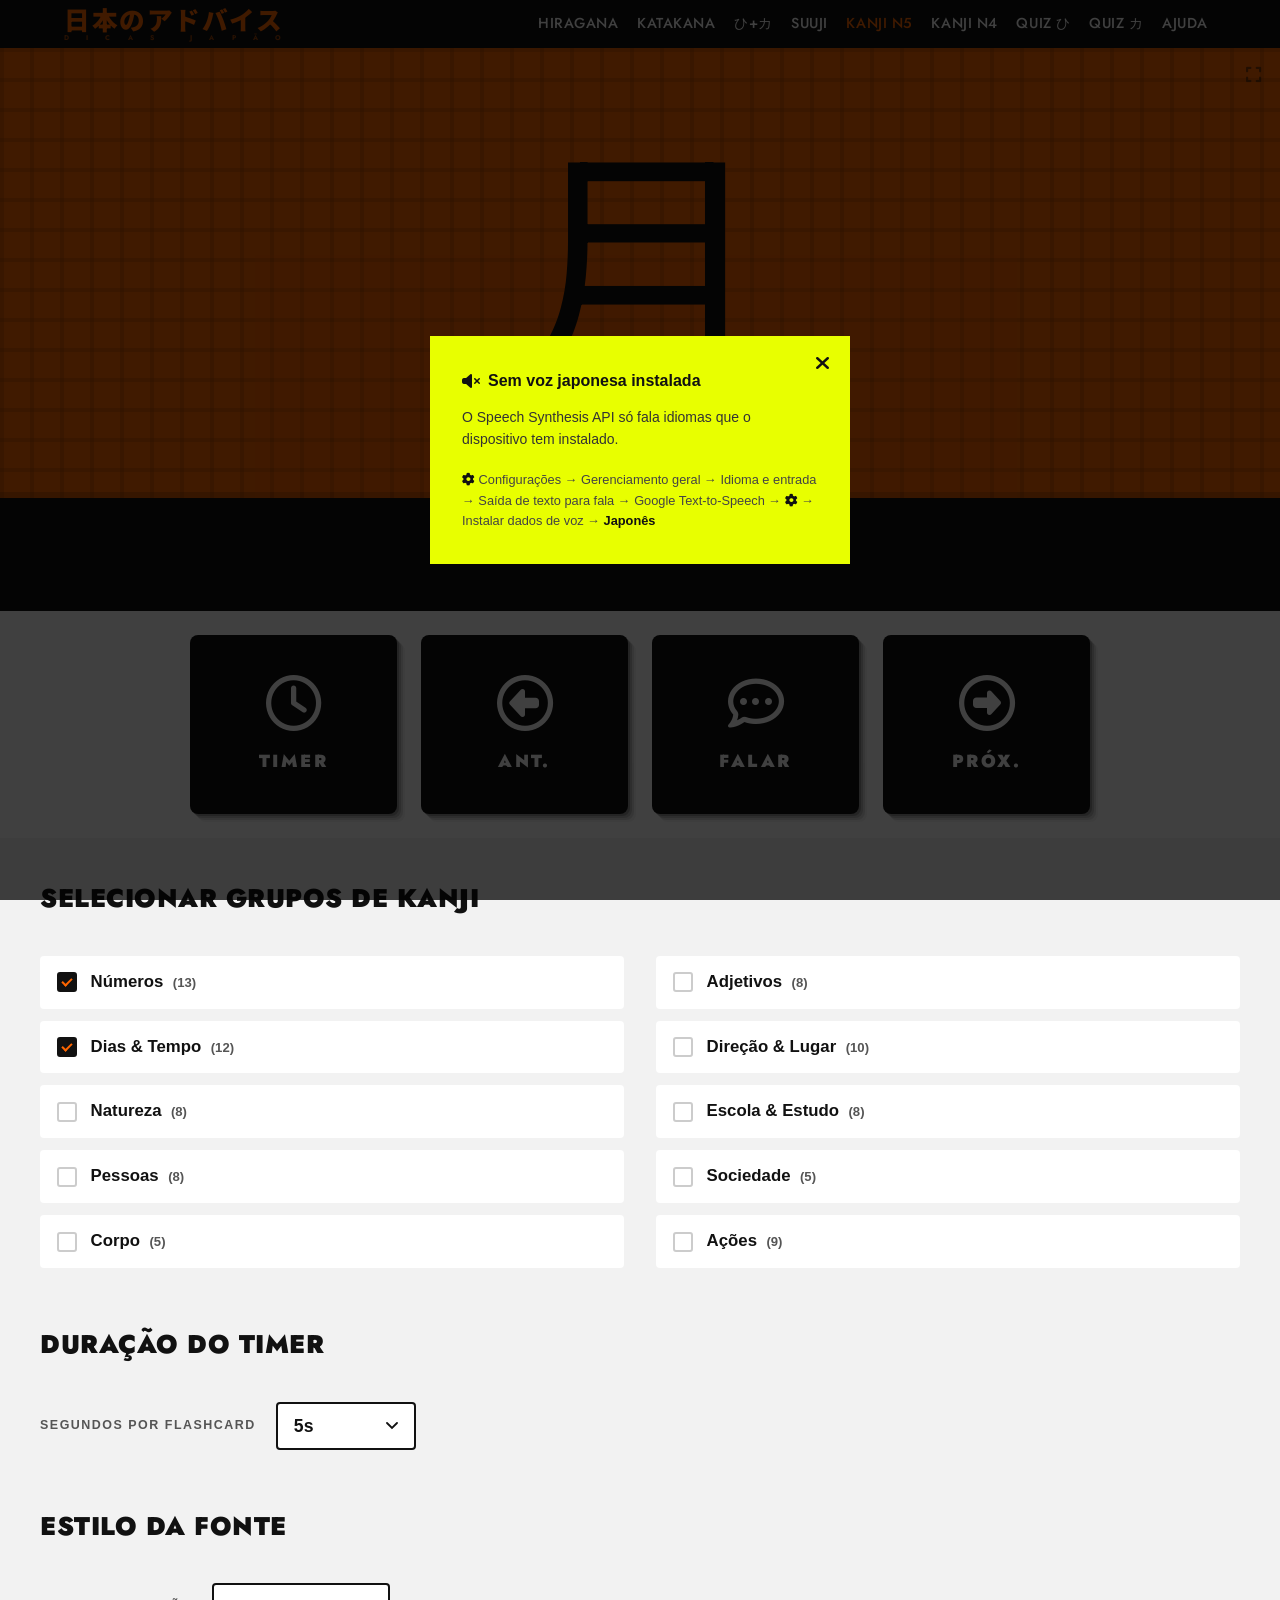
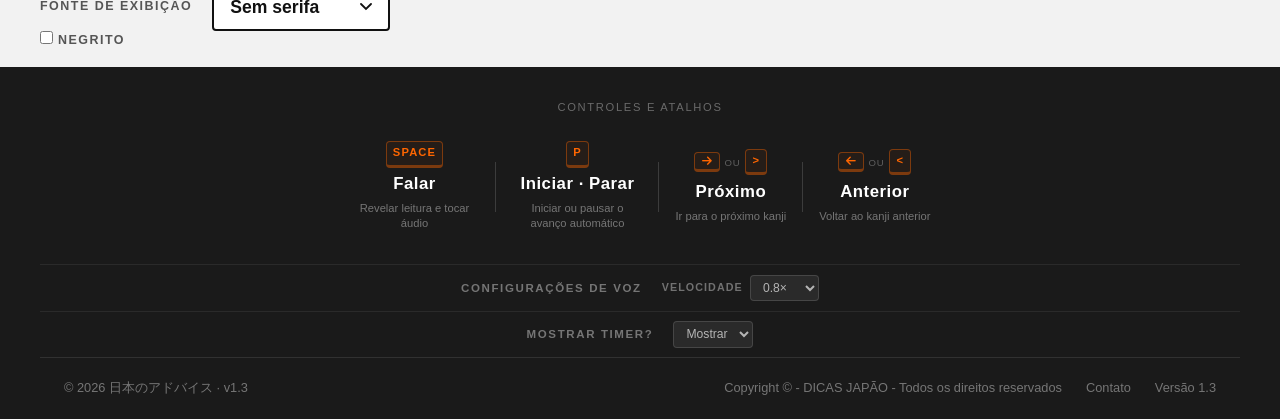
<file: kanji-n5/index.html>
<!DOCTYPE html>
<html lang="pt-BR">
<head>
  <meta charset="UTF-8" />
  <!-- Google Analytics -->
  <script async src="https://www.googletagmanager.com/gtag/js?id=G-M9F017GJF4"></script>
  <script>
    window.dataLayer = window.dataLayer || [];
    function gtag(){dataLayer.push(arguments);}
    gtag('js', new Date());
    gtag('config', 'G-M9F017GJF4');
  </script>
  <meta name="viewport" content="width=device-width, initial-scale=1.0, user-scalable=no" />
  <link rel="icon" type="image/svg+xml" href="../favicon.svg" />
  <title>Flashcards Kanji N5 – 86 Kanji para o JLPT N5 | Dicas Japão</title>
  <!-- SEO -->
  <meta name="description" content="Estude os 86 kanji essenciais do JLPT N5 com flashcards interativos, agrupados por tema. A ferramenta ideal para sua preparação para a certificação N5 de japonês." />
  <meta name="author" content="Ovelha Elétrica" />
  <link rel="canonical" href="https://dicasjapao.com.br/kanji-n5/" />
  <!-- Open Graph -->
  <meta property="og:type" content="website" />
  <meta property="og:url" content="https://dicasjapao.com.br/kanji-n5/" />
  <meta property="og:title" content="Flashcards Kanji N5 – 86 Kanji para o JLPT N5 | Dicas Japão" />
  <meta property="og:description" content="Estude os 86 kanji essenciais do JLPT N5 com flashcards interativos, agrupados por tema. A ferramenta ideal para sua preparação para a certificação N5 de japonês." />
  <meta property="og:image" content="https://dicasjapao.com.br/social.png" />
  <meta property="og:locale" content="pt_BR" />
  <meta property="og:site_name" content="Dicas Japão" />
  <!-- Twitter Card -->
  <meta name="twitter:card" content="summary_large_image" />
  <meta name="twitter:title" content="Flashcards Kanji N5 – 86 Kanji para o JLPT N5 | Dicas Japão" />
  <meta name="twitter:description" content="Estude os 86 kanji essenciais do JLPT N5 com flashcards interativos, agrupados por tema. A ferramenta ideal para sua preparação para a certificação N5 de japonês." />
  <meta name="twitter:image" content="https://dicasjapao.com.br/social.png" />
  <link rel="stylesheet" href="../css/style.css?v=1.3" />
  <link rel="stylesheet" href="../fonts/fonts.css?v=1.3" />
  <link rel="preconnect" href="https://fonts.googleapis.com" />
  <link rel="preconnect" href="https://fonts.gstatic.com" crossorigin />
  <link rel="stylesheet" href="https://fonts.googleapis.com/css2?family=DotGothic16&family=Jost:wght@400;500;700;900&family=M+PLUS+Rounded+1c:wght@400;500;700;800;900&family=Noto+Sans+JP:wght@400;500;700;900&display=swap" />
  <link rel="preconnect" href="https://cdnjs.cloudflare.com" crossorigin />
  <link rel="preload" href="https://cdnjs.cloudflare.com/ajax/libs/font-awesome/6.7.2/webfonts/fa-solid-900.woff2" as="font" type="font/woff2" crossorigin />
  <link rel="stylesheet" href="https://cdnjs.cloudflare.com/ajax/libs/font-awesome/6.7.2/css/all.min.css" />
  <style>
  @font-face { font-family: "Font Awesome 6 Free"; font-style: normal; font-weight: 900; font-display: swap; src: url("https://cdnjs.cloudflare.com/ajax/libs/font-awesome/6.7.2/webfonts/fa-solid-900.woff2") format("woff2"); }
  @font-face { font-family: "Font Awesome 6 Free"; font-style: normal; font-weight: 400; font-display: swap; src: url("https://cdnjs.cloudflare.com/ajax/libs/font-awesome/6.7.2/webfonts/fa-regular-400.woff2") format("woff2"); }
  @font-face { font-family: "Font Awesome 6 Brands"; font-style: normal; font-weight: 400; font-display: swap; src: url("https://cdnjs.cloudflare.com/ajax/libs/font-awesome/6.7.2/webfonts/fa-brands-400.woff2") format("woff2"); }
  </style>
</head>
<body class="kanji-n5">

  <!-- ───────────── TOP NAV ───────────── -->
  <header class="header">
    <nav class="nav-top">
      <a href="../" class="logo">
        <span class="logo-kanji">日本のアドバイス</span>
        <span class="logo-sub">DICAS JAPÃO</span>
      </a>

      <button class="burger" id="burgerBtn" aria-label="Alternar menu" aria-expanded="false">
        <span></span><span></span><span></span>
      </button>

      <ul class="nav-links" id="navLinks">
        <li><a href="../hiragana/">Hiragana</a></li>
        <li><a href="../katakana/">Katakana</a></li>
        <li><a href="../hira-kata/">ひ+カ</a></li>
        <li><a href="../suuji/">Suuji</a></li>
        <li><a href="." class="active">Kanji N5</a></li>
        <li><a href="../kanji-n4/">Kanji N4</a></li>
        <li><a href="../quiz-hiragana/">Quiz ひ</a></li>
        <li><a href="../quiz-katakana/">Quiz カ</a></li>
        <li><a href="../ajuda/">Ajuda</a></li>
      </ul>
    </nav>
  </header>

  <!-- ───────────── CHARACTER SECTION ───────────── -->
  <section class="character-section">
    <button class="btn-fullscreen" id="btnFullscreen" aria-label="Tela cheia">
      <i class="fa-solid fa-expand" aria-hidden="true"></i>
    </button>
    <span class="char" id="charDisplay" title="いち (ichi)">一</span>
    <div class="timer-bar-wrap" id="timerBarWrap">
      <div class="timer-bar" id="timerBar"></div>
    </div>
  </section>

  <!-- ───────────── CAPTION SECTION ───────────── -->
  <section class="caption-section" id="captionSection">
    <div class="caption-section-inner">
      <p class="romanji" id="captionRomanji">いち (ichi)</p>
      <p class="meaning" id="captionMeaning">O kanji <strong>一</strong> significa <em>one</em>.</p>
      <p class="reading-tags" id="captionReadings"></p>
    </div>
  </section>

  <!-- ───────────── BIG BUTTONS ───────────── -->
  <section class="buttons-section">
    <div class="buttons-inner">

      <button class="btn" id="btnTimer">
        <span class="buttons-icon">
          <i class="fa-regular fa-clock" aria-hidden="true"></i>
        </span>
        <span class="buttons-label">Timer</span>
      </button>

      <button class="btn" id="btnPrev">
        <span class="buttons-icon">
          <i class="fa-regular fa-circle-left" aria-hidden="true"></i>
        </span>
        <span class="buttons-label">Ant.</span>
      </button>

      <button class="btn" id="btnPlay">
        <span class="buttons-icon">
          <i class="fa-regular fa-comment-dots" aria-hidden="true"></i>
        </span>
        <span class="buttons-label">Falar</span>
      </button>

      <button class="btn" id="btnNext">
        <span class="buttons-icon">
          <i class="fa-regular fa-circle-right" aria-hidden="true"></i>
        </span>
        <span class="buttons-label">Próx.</span>
      </button>

    </div>
  </section>

  <!-- ───────────── FULLSCREEN MODAL ───────────── -->
  <div class="fullscreen-modal" id="fullscreenModal" aria-hidden="true">
    <section class="character-section fs-char-section">
      <span class="char" id="fsCharDisplay"></span>
      <div class="timer-bar-wrap" id="fsTimerBarWrap"><div class="timer-bar" id="fsTimerBar"></div></div>
    </section>
    <section class="caption-section fs-caption-section" id="fsCaptionSection">
      <div class="caption-section-inner">
        <p class="romanji" id="fsCaptionRomanji"></p>
        <p class="meaning" id="fsCaptionMeaning"></p>
      </div>
    </section>
  </div>

  <!-- ───────────── KANJI GROUPS ───────────── -->
  <section class="checklist-section">
    <div class="checklist-inner">
      <h2 class="checklist-title">Selecionar grupos de kanji</h2>
      <div class="checklist-grid">

        <!-- Column 1 -->
        <ul class="checklist">
          <li><label><input type="checkbox" data-row="numbers"    checked /><span>Números <em>(13)</em></span></label></li>
          <li><label><input type="checkbox" data-row="time"       checked /><span>Dias &amp; Tempo <em>(12)</em></span></label></li>
          <li><label><input type="checkbox" data-row="nature"            /><span>Natureza <em>(8)</em></span></label></li>
          <li><label><input type="checkbox" data-row="people"            /><span>Pessoas <em>(8)</em></span></label></li>
          <li><label><input type="checkbox" data-row="body"              /><span>Corpo <em>(5)</em></span></label></li>
        </ul>

        <!-- Column 2 -->
        <ul class="checklist">
          <li><label><input type="checkbox" data-row="adjectives"        /><span>Adjetivos <em>(8)</em></span></label></li>
          <li><label><input type="checkbox" data-row="direction"         /><span>Direção &amp; Lugar <em>(10)</em></span></label></li>
          <li><label><input type="checkbox" data-row="school"            /><span>Escola &amp; Estudo <em>(8)</em></span></label></li>
          <li><label><input type="checkbox" data-row="society"           /><span>Sociedade <em>(5)</em></span></label></li>
          <li><label><input type="checkbox" data-row="actions"           /><span>Ações <em>(9)</em></span></label></li>
        </ul>

      </div>
    </div>
  </section>

  <!-- ───────────── TIMER SECTION ───────────── -->
  <section class="checklist-section">
    <div class="checklist-inner">
      <h2 class="checklist-title">Duração do Timer</h2>
      <div class="dropdown-wrap">
        <label for="timerDuration" class="dropdown-label">Segundos por Flashcard</label>
        <select id="timerDuration" class="dropdown">
          <option value="1">1s</option>
          <option value="2">2s</option>
          <option value="3">3s</option>
          <option value="4">4s</option>
          <option value="5" selected>5s</option>
          <option value="6">6s</option>
          <option value="7">7s</option>
          <option value="8">8s</option>
          <option value="9">9s</option>
          <option value="10">10s</option>
        </select>
      </div>
    </div>
  </section>

  <!-- ───────────── FONT SECTION ───────────── -->
  <section class="checklist-section">
    <div class="checklist-inner">
      <h2 class="checklist-title">Estilo da fonte</h2>
      <div class="dropdown-wrap">
        <label for="charFont" class="dropdown-label">Fonte de exibição</label>
        <select id="charFont" class="dropdown">
          <option value="san-serif">Sem serifa</option>
          <option value="rounded">Arredondada</option>
          <option value="serif">Com serifa</option>
          <option value="pixelated">Pixelada</option>
          <option value="handwritten">Manuscrita</option>
        </select>
      </div>
      <div class="dropdown-wrap">
        <label class="dropdown-label"><input type="checkbox" id="charBold" /> Negrito</label>
      </div>
    </div>
  </section>

  <!-- ───────────── CONTROLS / SHORTCUTS ───────────── -->
  <section class="help-banner">
    <div class="help-inner">
      <p class="help-title">Controles e Atalhos</p>
      <div class="help-grid">

        <div class="help-item">
          <span class="help-key">Space</span>
          <span class="help-action">Falar</span>
          <span class="help-desc">Revelar leitura e tocar áudio</span>
        </div>

        <div class="help-divider"></div>

        <div class="help-item">
          <span class="help-key">P</span>
          <span class="help-action">Iniciar · Parar</span>
          <span class="help-desc">Iniciar ou pausar o avanço automático</span>
        </div>

        <div class="help-divider"></div>

        <div class="help-item">
          <div class="help-keys">
            <span class="help-key"><i class="fa-solid fa-arrow-right"></i></span>
            <span class="help-keys-or">ou</span>
            <span class="help-key">&gt;</span>
          </div>
          <span class="help-action">Próximo</span>
          <span class="help-desc">Ir para o próximo kanji</span>
        </div>

        <div class="help-divider"></div>

        <div class="help-item">
          <div class="help-keys">
            <span class="help-key"><i class="fa-solid fa-arrow-left"></i></span>
            <span class="help-keys-or">ou</span>
            <span class="help-key">&lt;</span>
          </div>
          <span class="help-action">Anterior</span>
          <span class="help-desc">Voltar ao kanji anterior</span>
        </div>

      </div>
    </div>
  </section>

  <!-- ───────────── OPENING HOURS BANNER ───────────── -->
  <section class="hours-banner">
    <div class="hours-inner">
      <div class="hours-item">
        <span class="hours-day">Segunda-feira</span>
        <span class="hours-time">12:00 – 17:00</span>
      </div>
      <div class="hours-divider"></div>
      <div class="hours-item">
        <span class="hours-day">Terça a Domingo</span>
        <span class="hours-time">10:00 – 17:00</span>
      </div>
      <div class="hours-divider"></div>
      <div class="hours-item">
        <span class="hours-day">1ª Sexta do mês</span>
        <span class="hours-time">10:00 – 21:00</span>
      </div>
    </div>
  </section>

  <!-- ───────────── FOOTER ───────────── -->
  <!-- ───────────── BOTTOM FOOTER ───────────── -->
  <footer class="footer">
    <!-- voice settings -->
    <div class="footer-voice">
      <span class="footer-heading">Configurações de voz</span>
      <div class="footer-voice-controls">
        <div class="footer-voice-group">
          <label for="speechRate" class="footer-voice-label">Velocidade</label>
          <select id="speechRate" class="footer-voice-select">
            <option value="0.5">0.5×</option>
            <option value="0.65">0.65×</option>
            <option value="0.8" selected>0.8×</option>
            <option value="1.0">1.0×</option>
            <option value="1.2">1.2×</option>
          </select>
        </div>
      </div>
    </div>

    <!-- timer bar toggle -->
    <div class="footer-voice">
      <span class="footer-heading">Mostrar timer?</span>
      <div class="footer-voice-controls">
        <div class="footer-voice-group">
          <select id="timerBarToggle" class="footer-voice-select">
            <option value="show" selected>Mostrar</option>
            <option value="hide">Ocultar</option>
          </select>
        </div>
      </div>
    </div>

    <!-- bottom bar -->
    <div class="footer-bar">
      <span>© 2026 日本のアドバイス · v1.3</span>
      <nav class="footer-bar-links">
        <span>Copyright &copy; - DICAS JAP&Atilde;O - Todos os direitos reservados</span>
        <a href="http://www.ovelhaeletrica.com/blog/contato" target="_blank" rel="noopener">Contato</a> Versão 1.3
      </nav>
    </div>
  </footer>

  <script src="main.js?v=1.3"></script>
</body>
</html>
</file>
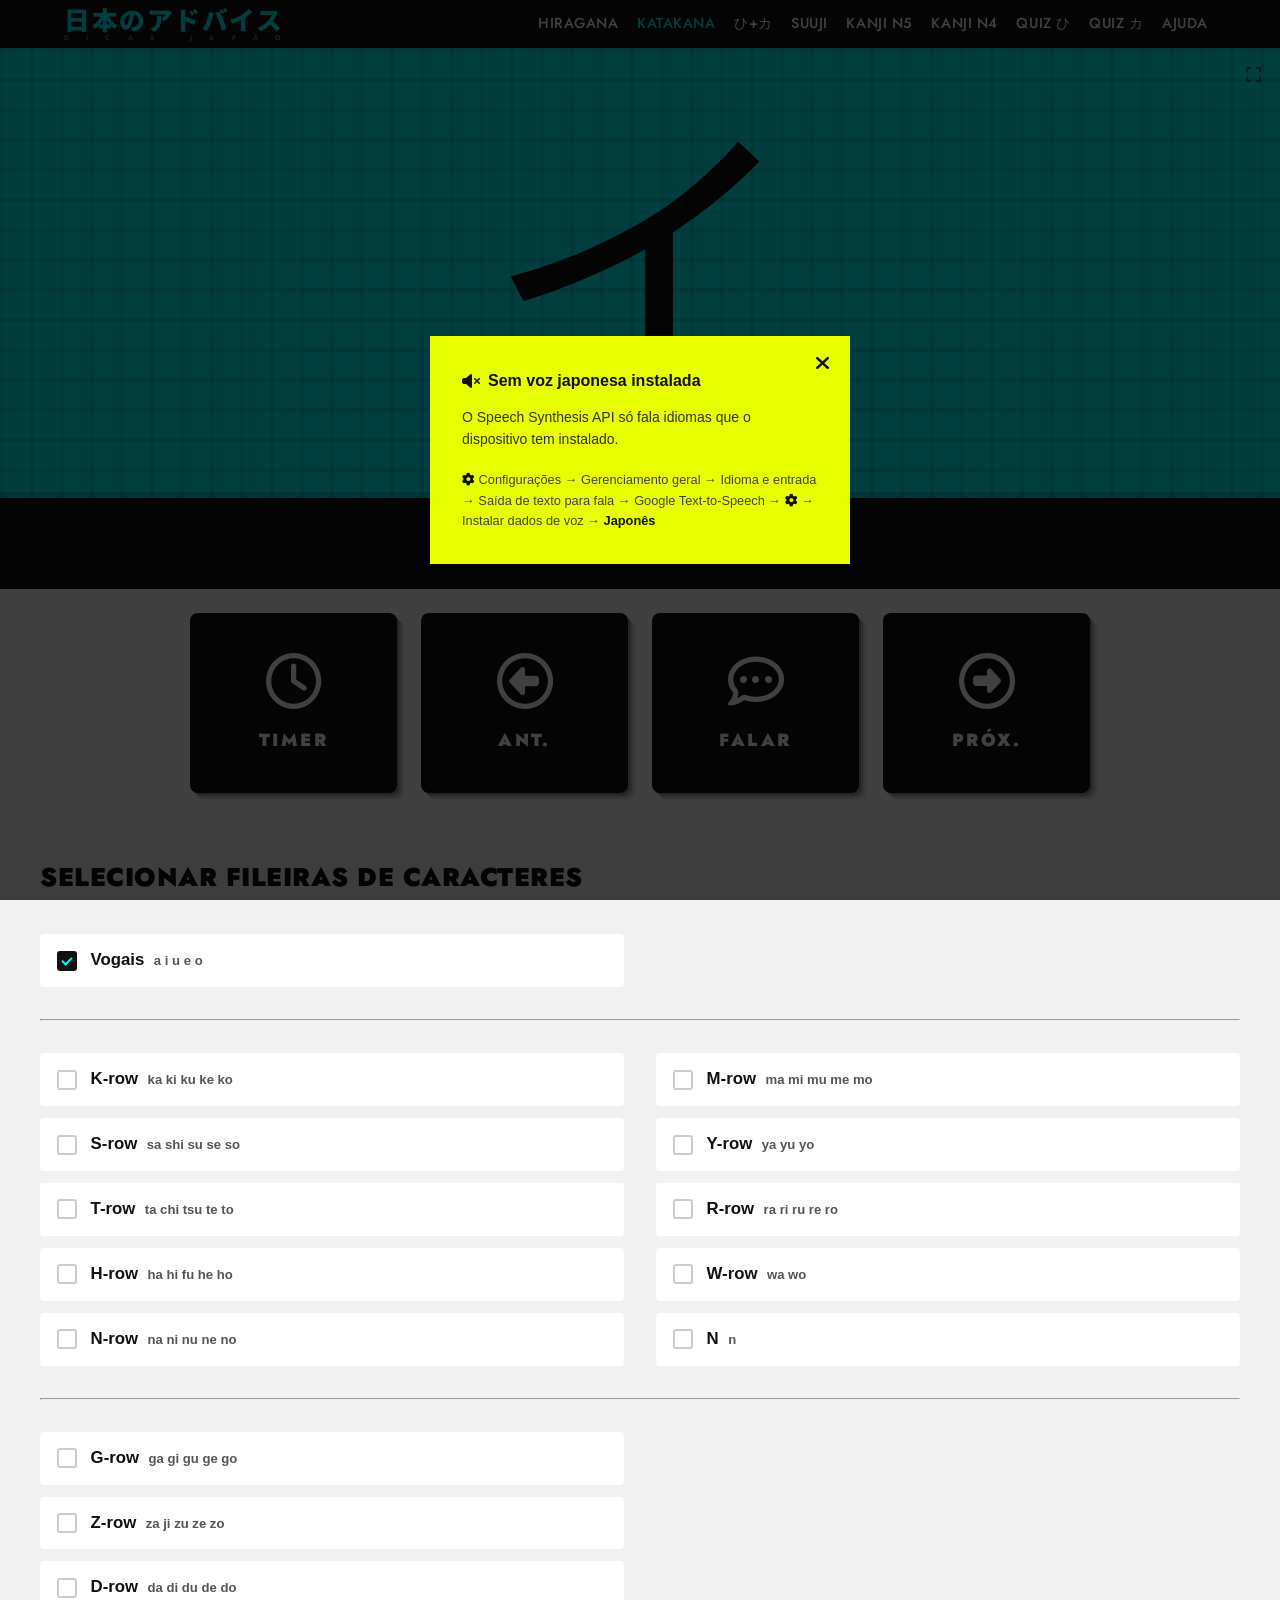
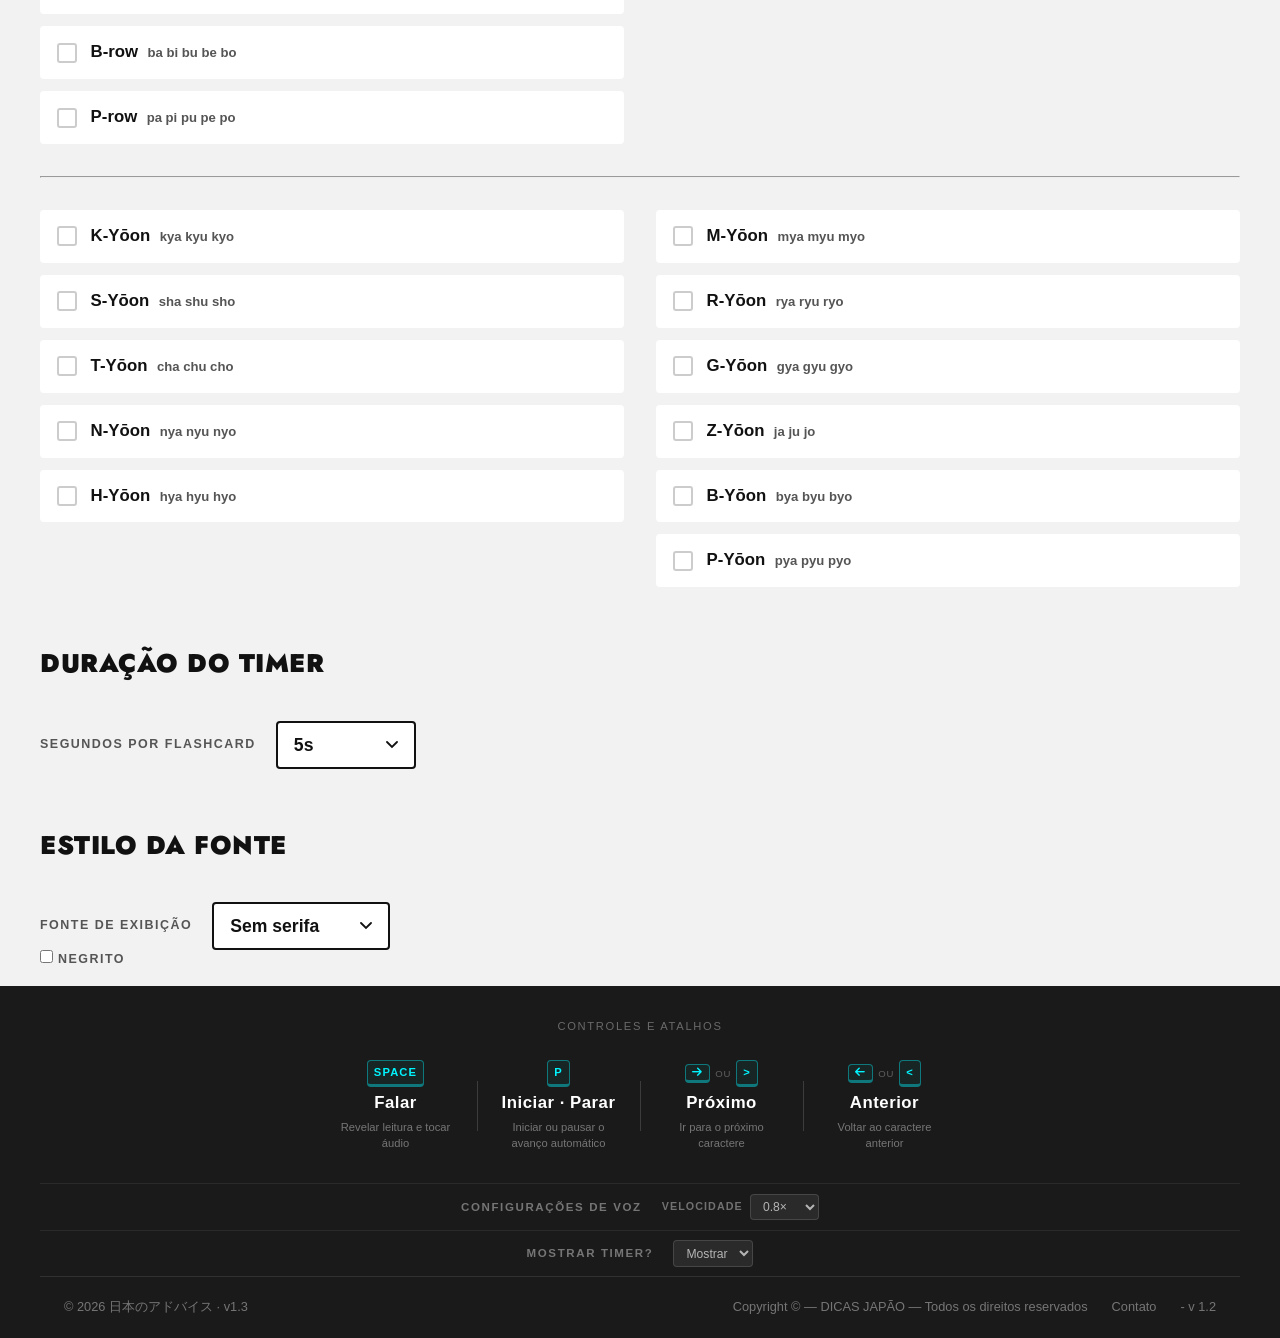
<file: katakana/index.html>
<!DOCTYPE html>
<html lang="pt-BR">
<head>
  <meta charset="UTF-8" />
  <!-- Google Analytics -->
  <script async src="https://www.googletagmanager.com/gtag/js?id=G-M9F017GJF4"></script>
  <script>
    window.dataLayer = window.dataLayer || [];
    function gtag(){dataLayer.push(arguments);}
    gtag('js', new Date());
    gtag('config', 'G-M9F017GJF4');
  </script>
  <meta name="viewport" content="width=device-width, initial-scale=1.0, user-scalable=no" />
  <link rel="icon" type="image/svg+xml" href="../favicon.svg" />
  <title>Flashcards de Katakana – Aprenda os 46 Caracteres | Dicas Japão</title>
  <!-- SEO -->
  <meta name="description" content="Domine os 46 caracteres do katakana com flashcards interativos. Pratique com áudio nativo, timer ajustável e diferentes estilos de fonte para memorizar com facilidade." />
  <meta name="author" content="Ovelha Elétrica" />
  <link rel="canonical" href="https://dicasjapao.com.br/katakana/" />
  <!-- Open Graph -->
  <meta property="og:type" content="website" />
  <meta property="og:url" content="https://dicasjapao.com.br/katakana/" />
  <meta property="og:title" content="Flashcards de Katakana – Aprenda os 46 Caracteres | Dicas Japão" />
  <meta property="og:description" content="Domine os 46 caracteres do katakana com flashcards interativos. Pratique com áudio nativo, timer ajustável e diferentes estilos de fonte para memorizar com facilidade." />
  <meta property="og:image" content="https://dicasjapao.com.br/social.png" />
  <meta property="og:locale" content="pt_BR" />
  <meta property="og:site_name" content="Dicas Japão" />
  <!-- Twitter Card -->
  <meta name="twitter:card" content="summary_large_image" />
  <meta name="twitter:title" content="Flashcards de Katakana – Aprenda os 46 Caracteres | Dicas Japão" />
  <meta name="twitter:description" content="Domine os 46 caracteres do katakana com flashcards interativos. Pratique com áudio nativo, timer ajustável e diferentes estilos de fonte para memorizar com facilidade." />
  <meta name="twitter:image" content="https://dicasjapao.com.br/social.png" />
  <link rel="stylesheet" href="../css/style.css?v=1.3" />
  <link rel="stylesheet" href="../fonts/fonts.css?v=1.3" />
  <link rel="preconnect" href="https://fonts.googleapis.com" />
  <link rel="preconnect" href="https://fonts.gstatic.com" crossorigin />
  <link rel="stylesheet" href="https://fonts.googleapis.com/css2?family=DotGothic16&family=Jost:wght@400;500;700;900&family=M+PLUS+Rounded+1c:wght@400;500;700;800;900&family=Noto+Sans+JP:wght@400;500;700;900&display=swap" />
  <link rel="preconnect" href="https://cdnjs.cloudflare.com" crossorigin />
  <link rel="preload" href="https://cdnjs.cloudflare.com/ajax/libs/font-awesome/6.7.2/webfonts/fa-solid-900.woff2" as="font" type="font/woff2" crossorigin />
  <link rel="stylesheet" href="https://cdnjs.cloudflare.com/ajax/libs/font-awesome/6.7.2/css/all.min.css" />
  <style>
  @font-face { font-family: "Font Awesome 6 Free"; font-style: normal; font-weight: 900; font-display: swap; src: url("https://cdnjs.cloudflare.com/ajax/libs/font-awesome/6.7.2/webfonts/fa-solid-900.woff2") format("woff2"); }
  @font-face { font-family: "Font Awesome 6 Free"; font-style: normal; font-weight: 400; font-display: swap; src: url("https://cdnjs.cloudflare.com/ajax/libs/font-awesome/6.7.2/webfonts/fa-regular-400.woff2") format("woff2"); }
  @font-face { font-family: "Font Awesome 6 Brands"; font-style: normal; font-weight: 400; font-display: swap; src: url("https://cdnjs.cloudflare.com/ajax/libs/font-awesome/6.7.2/webfonts/fa-brands-400.woff2") format("woff2"); }
  </style>
</head>
<body class="katakana">

  <!-- ───────────── TOP NAV ───────────── -->
  <header class="header">
    <nav class="nav-top">
      <a href="../" class="logo">
        <span class="logo-kanji">日本のアドバイス</span>
        <span class="logo-sub">DICAS JAPÃO</span>
      </a>

      <!-- hamburger (mobile) -->
      <button class="burger" id="burgerBtn" aria-label="Alternar menu" aria-expanded="false">
        <span></span><span></span><span></span>
      </button>

      <!-- desktop links -->
      <ul class="nav-links" id="navLinks">
        <li><a href="../hiragana/">Hiragana</a></li>
        <li><a href="." class="active">Katakana</a></li>
        <li><a href="../hira-kata/">ひ+カ</a></li>
        <li><a href="../suuji/">Suuji</a></li>
        <li><a href="../kanji-n5/">Kanji N5</a></li>
        <li><a href="../kanji-n4/">Kanji N4</a></li>
        <li><a href="../quiz-hiragana/">Quiz ひ</a></li>
        <li><a href="../quiz-katakana/">Quiz カ</a></li>
        <li><a href="../ajuda/">Ajuda</a></li>
      </ul>
    </nav>
  </header>


  <!-- ───────────── CHARACTER SECTION ───────────── -->
  <section class="character-section">
    <button class="btn-fullscreen" id="btnFullscreen" aria-label="Tela cheia">
      <i class="fa-solid fa-expand" aria-hidden="true"></i>
    </button>
    <span class="char" id="charDisplay" title="a">ア</span>
    <div class="timer-bar-wrap" id="timerBarWrap">
      <div class="timer-bar" id="timerBar"></div>
    </div>
  </section>

  <!-- ───────────── CAPTION SECTION ───────────── -->
  <section class="caption-section" id="captionSection">
    <div class="caption-section-inner">
      <p class="romanji" id="captionRomanji">A</p>
      <p class="meaning" id="captionMeaning">O caractere katakana <strong>ア</strong> é romanizado como <em>a</em>.</p>
    </div>
  </section>

  <!-- ───────────── BIG BUTTONS ───────────── -->
  <section class="buttons-section">
    <div class="buttons-inner">

      <button class="btn" id="btnTimer">
        <span class="buttons-icon">
          <i class="fa-regular fa-clock" aria-hidden="true"></i>
        </span>
        <span class="buttons-label">Timer</span>
      </button>

      <button class="btn" id="btnPrev">
        <span class="buttons-icon">
          <i class="fa-regular fa-circle-left" aria-hidden="true"></i>
        </span>
        <span class="buttons-label">Ant.</span>
      </button>

      <button class="btn" id="btnPlay">
        <span class="buttons-icon">
          <i class="fa-regular fa-comment-dots" aria-hidden="true"></i>
        </span>
        <span class="buttons-label">Falar</span>
      </button>

      <button class="btn" id="btnNext">
        <span class="buttons-icon">
          <i class="fa-regular fa-circle-right" aria-hidden="true"></i>
        </span>
        <span class="buttons-label">Próx.</span>
      </button>

    </div>
  </section>

  <!-- ───────────── FULLSCREEN MODAL ───────────── -->
  <div class="fullscreen-modal" id="fullscreenModal" aria-hidden="true">
    <section class="character-section fs-char-section">
      <span class="char" id="fsCharDisplay"></span>
      <div class="timer-bar-wrap" id="fsTimerBarWrap"><div class="timer-bar" id="fsTimerBar"></div></div>
    </section>
    <section class="caption-section fs-caption-section" id="fsCaptionSection">
      <div class="caption-section-inner">
        <p class="romanji" id="fsCaptionRomanji"></p>
        <p class="meaning" id="fsCaptionMeaning"></p>
      </div>
    </section>
  </div>

  <!-- ───────────── CHARACTERS ───────────── -->
  <section class="checklist-section">
    <div class="checklist-inner">
      <h2 class="checklist-title">Selecionar fileiras de caracteres</h2>
      <div class="checklist-grid">

        <!-- Column 1 -->
        <ul class="checklist">
          <li><label><input type="checkbox" data-row="vowels" checked /><span>Vogais <em>a i u e o</em></span></label></li>
        </ul>

      </div>
              
      <hr class="separator">
      <div class="checklist-grid">


        <!-- Column 2 -->
        <ul class="checklist">
          <li><label><input type="checkbox" data-row="k" /><span>K-row <em>ka ki ku ke ko</em></span></label></li>
          <li><label><input type="checkbox" data-row="s" /><span>S-row <em>sa shi su se so</em></span></label></li>
          <li><label><input type="checkbox" data-row="t" /><span>T-row <em>ta chi tsu te to</em></span></label></li>
          <li><label><input type="checkbox" data-row="h" /><span>H-row <em>ha hi fu he ho</em></span></label></li>          
          <li><label><input type="checkbox" data-row="n_row" /><span>N-row <em>na ni nu ne no</em></span></label></li>

        </ul>
        <ul class="checklist">

          <li><label><input type="checkbox" data-row="m" /><span>M-row <em>ma mi mu me mo</em></span></label></li>
          <li><label><input type="checkbox" data-row="y" /><span>Y-row <em>ya yu yo</em></span></label></li>
          <li><label><input type="checkbox" data-row="r" /><span>R-row <em>ra ri ru re ro</em></span></label></li>
          <li><label><input type="checkbox" data-row="w" /><span>W-row <em>wa wo</em></span></label></li>
          <li><label><input type="checkbox" data-row="n_single" /><span>N <em>n</em></span></label></li>    
        </ul> 





      
        </div>
              
      <hr class="separator">
      <div class="checklist-grid">
        <!-- Column 3 -->
        <ul class="checklist">

          <li><label><input type="checkbox" data-row="g" /><span>G-row <em>ga gi gu ge go</em></span></label></li>
          <li><label><input type="checkbox" data-row="z" /><span>Z-row <em>za ji zu ze zo</em></span></label></li>
          <li><label><input type="checkbox" data-row="d" /><span>D-row <em>da di du de do</em></span></label></li>
          <li><label><input type="checkbox" data-row="b" /><span>B-row <em>ba bi bu be bo</em></span></label></li>
          <li><label><input type="checkbox" data-row="p" /><span>P-row <em>pa pi pu pe po</em></span></label></li>
          
          
      
        </ul>



      </div>
      
      <hr class="separator">

      <div class="checklist-grid">      

        <!-- Column 4 -->
        <ul class="checklist">
          <li><label><input type="checkbox" data-row="yoon_k" /><span>K-Yōon <em>kya kyu kyo</em></span></label></li>
          <li><label><input type="checkbox" data-row="yoon_s" /><span>S-Yōon <em>sha shu sho</em></span></label></li>
          <li><label><input type="checkbox" data-row="yoon_t" /><span>T-Yōon <em>cha chu cho</em></span></label></li>
          <li><label><input type="checkbox" data-row="yoon_n" /><span>N-Yōon <em>nya nyu nyo</em></span></label></li>
          <li><label><input type="checkbox" data-row="yoon_h" /><span>H-Yōon <em>hya hyu hyo</em></span></label></li>
        </ul>

        <!-- Column 5 -->
        <ul class="checklist">
          <li><label><input type="checkbox" data-row="yoon_m" /><span>M-Yōon <em>mya myu myo</em></span></label></li>
          <li><label><input type="checkbox" data-row="yoon_r" /><span>R-Yōon <em>rya ryu ryo</em></span></label></li>
          <li><label><input type="checkbox" data-row="yoon_g" /><span>G-Yōon <em>gya gyu gyo</em></span></label></li>
          <li><label><input type="checkbox" data-row="yoon_z" /><span>Z-Yōon <em>ja ju jo</em></span></label></li>
          <li><label><input type="checkbox" data-row="yoon_b" /><span>B-Yōon <em>bya byu byo</em></span></label></li>
          <li><label><input type="checkbox" data-row="yoon_p" /><span>P-Yōon <em>pya pyu pyo</em></span></label></li>
        </ul>

      </div>
    </div>
  </section>

  <!-- ───────────── QUANTITY SECTION ───────────── -->
  <section class="checklist-section">
    <div class="checklist-inner">
      <h2 class="checklist-title">Duração do Timer</h2>
      <div class="dropdown-wrap">
        <label for="timerDuration" class="dropdown-label">Segundos por Flashcard</label>
        <select id="timerDuration" class="dropdown">
          <option value="1">1s</option>
          <option value="2">2s</option>
          <option value="3">3s</option>
          <option value="4">4s</option>
          <option value="5" selected>5s</option>
          <option value="6">6s</option>
          <option value="7">7s</option>
          <option value="8">8s</option>
          <option value="9">9s</option>
          <option value="10">10s</option>
        </select>
      </div>
    </div>
  </section>

  <!-- ───────────── FONT SECTION ───────────── -->
  <section class="checklist-section">
    <div class="checklist-inner">
      <h2 class="checklist-title">Estilo da fonte</h2>
      <div class="dropdown-wrap">
        <label for="charFont" class="dropdown-label">Fonte de exibição</label>
        <select id="charFont" class="dropdown">
          <option value="san-serif">Sem serifa</option>
          <option value="rounded">Arredondada</option>
          <option value="serif">Com serifa</option>
          <option value="pixelated">Pixelada</option>
          <option value="handwritten">Manuscrita</option>
        </select>
      </div>
      <div class="dropdown-wrap">
        <label class="dropdown-label"><input type="checkbox" id="charBold" /> Negrito</label>
      </div>
    </div>
  </section>

  <!-- ───────────── CONTROLS / SHORTCUTS ───────────── -->
  <section class="help-banner">
    <div class="help-inner">
      <p class="help-title">Controles e Atalhos</p>
      <div class="help-grid">

        <div class="help-item">
          <span class="help-key">Space</span>
          <span class="help-action">Falar</span>
          <span class="help-desc">Revelar leitura e tocar áudio</span>
        </div>

        <div class="help-divider"></div>

        <div class="help-item">
          <span class="help-key">P</span>
          <span class="help-action">Iniciar · Parar</span>
          <span class="help-desc">Iniciar ou pausar o avanço automático</span>
        </div>

        <div class="help-divider"></div>

        <div class="help-item">
          <div class="help-keys">
            <span class="help-key"><i class="fa-solid fa-arrow-right"></i></span>
            <span class="help-keys-or">ou</span>
            <span class="help-key">&gt;</span>
          </div>
          <span class="help-action">Próximo</span>
          <span class="help-desc">Ir para o próximo caractere</span>
        </div>

        <div class="help-divider"></div>

        <div class="help-item">
          <div class="help-keys">
            <span class="help-key"><i class="fa-solid fa-arrow-left"></i></span>
            <span class="help-keys-or">ou</span>
            <span class="help-key">&lt;</span>
          </div>
          <span class="help-action">Anterior</span>
          <span class="help-desc">Voltar ao caractere anterior</span>
        </div>

      </div>
    </div>
  </section>

  <!-- ───────────── OPENING HOURS BANNER ───────────── -->
  <section class="hours-banner">
    <div class="hours-inner">
      <div class="hours-item">
        <span class="hours-day">Segunda-feira</span>
        <span class="hours-time">12:00 – 17:00</span>
      </div>
      <div class="hours-divider"></div>
      <div class="hours-item">
        <span class="hours-day">Terça a Domingo</span>
        <span class="hours-time">10:00 – 17:00</span>
      </div>
      <div class="hours-divider"></div>
      <div class="hours-item">
        <span class="hours-day">1ª Sexta do mês</span>
        <span class="hours-time">10:00 – 21:00</span>
      </div>
    </div>
  </section>

  <!-- ───────────── BOTTOM FOOTER ───────────── -->
  <footer class="footer">
    <!-- voice settings -->
    <div class="footer-voice">
      <span class="footer-heading">Configurações de voz</span>
      <div class="footer-voice-controls">
        <div class="footer-voice-group">
          <label for="speechRate" class="footer-voice-label">Velocidade</label>
          <select id="speechRate" class="footer-voice-select">
            <option value="0.5">0.5×</option>
            <option value="0.65">0.65×</option>
            <option value="0.8" selected>0.8×</option>
            <option value="1.0">1.0×</option>
            <option value="1.2">1.2×</option>
          </select>
        </div>
      </div>
    </div>

    <!-- timer bar toggle -->
    <div class="footer-voice">
      <span class="footer-heading">Mostrar timer?</span>
      <div class="footer-voice-controls">
        <div class="footer-voice-group">
          <select id="timerBarToggle" class="footer-voice-select">
            <option value="show" selected>Mostrar</option>
            <option value="hide">Ocultar</option>
          </select>
        </div>
      </div>
    </div>

    <!-- bottom bar -->
    <div class="footer-bar">
      <span>© 2026 日本のアドバイス · v1.3</span>
      <nav class="footer-bar-links">
        <span>Copyright &copy; &mdash; DICAS JAP&Atilde;O &mdash; Todos os direitos reservados</span>
        <a href="http://www.ovelhaeletrica.com/blog/contato" target="_blank" rel="noopener">Contato</a> - v 1.2
      </nav>
    </div>
  </footer>

  <script src="main.js?v=1.3"></script>
</body>
</html>
</file>
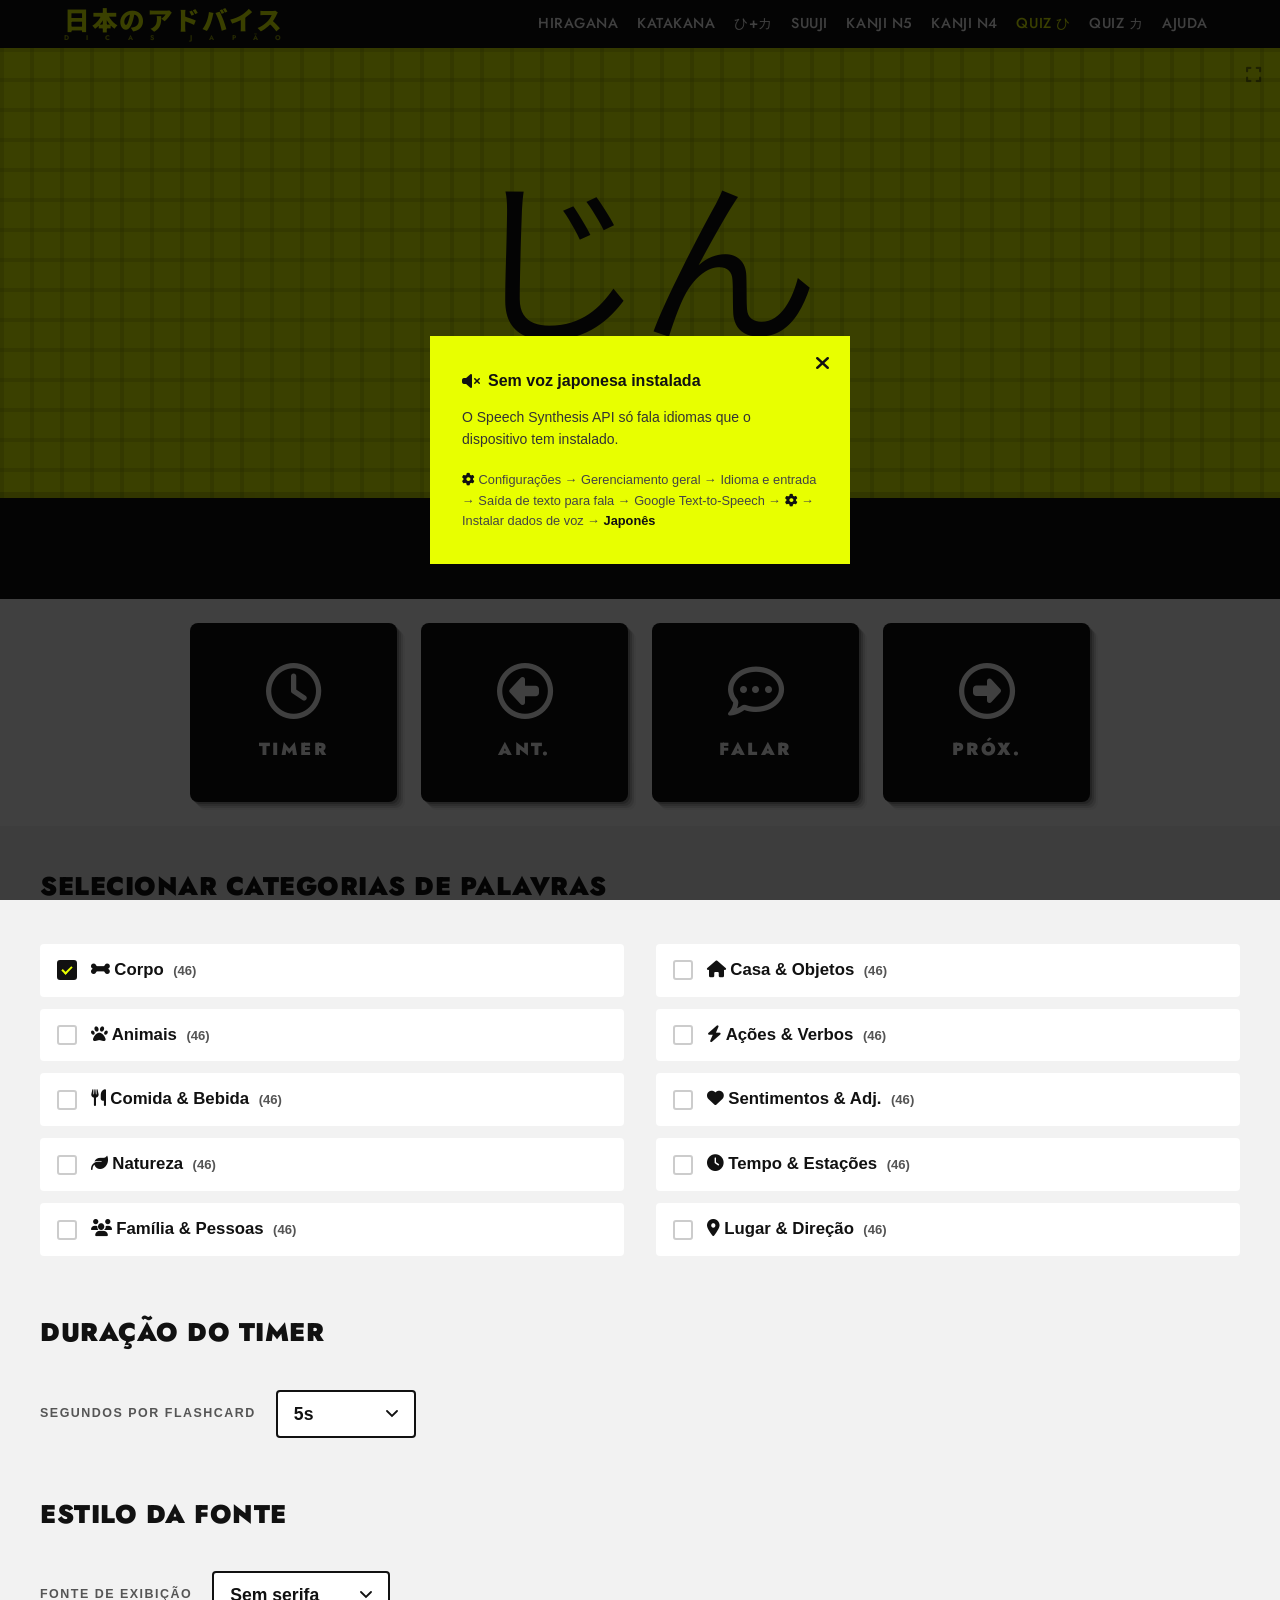
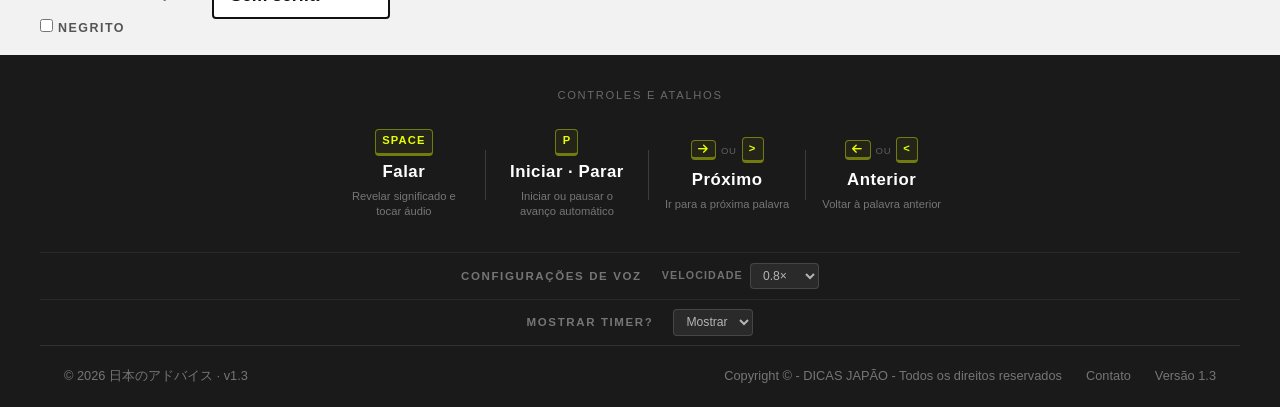
<file: quiz-hiragana/index.html>
<!DOCTYPE html>
<html lang="pt-BR">
<head>
  <meta charset="UTF-8" />
  <!-- Google Analytics -->
  <script async src="https://www.googletagmanager.com/gtag/js?id=G-M9F017GJF4"></script>
  <script>
    window.dataLayer = window.dataLayer || [];
    function gtag(){dataLayer.push(arguments);}
    gtag('js', new Date());
    gtag('config', 'G-M9F017GJF4');
  </script>
  <meta name="viewport" content="width=device-width, initial-scale=1.0, user-scalable=no" />
  <link rel="icon" type="image/svg+xml" href="../favicon.svg" />
  <title>Quiz de Hiragana – 300 Palavras Japonesas | Dicas Japão</title>
  <!-- SEO -->
  <meta name="description" content="Teste seus conhecimentos de hiragana com 300 palavras japonesas comuns organizadas por tema. Quiz interativo para consolidar a leitura em hiragana." />
  <meta name="author" content="Ovelha Elétrica" />
  <link rel="canonical" href="https://dicasjapao.com.br/quiz-hiragana/" />
  <!-- Open Graph -->
  <meta property="og:type" content="website" />
  <meta property="og:url" content="https://dicasjapao.com.br/quiz-hiragana/" />
  <meta property="og:title" content="Quiz de Hiragana – 300 Palavras Japonesas | Dicas Japão" />
  <meta property="og:description" content="Teste seus conhecimentos de hiragana com 300 palavras japonesas comuns organizadas por tema. Quiz interativo para consolidar a leitura em hiragana." />
  <meta property="og:image" content="https://dicasjapao.com.br/social.png" />
  <meta property="og:locale" content="pt_BR" />
  <meta property="og:site_name" content="Dicas Japão" />
  <!-- Twitter Card -->
  <meta name="twitter:card" content="summary_large_image" />
  <meta name="twitter:title" content="Quiz de Hiragana – 300 Palavras Japonesas | Dicas Japão" />
  <meta name="twitter:description" content="Teste seus conhecimentos de hiragana com 300 palavras japonesas comuns organizadas por tema. Quiz interativo para consolidar a leitura em hiragana." />
  <meta name="twitter:image" content="https://dicasjapao.com.br/social.png" />
  <link rel="stylesheet" href="../css/style.css?v=1.3" />
  <link rel="stylesheet" href="../fonts/fonts.css?v=1.3" />
  <link rel="preconnect" href="https://fonts.googleapis.com" />
  <link rel="preconnect" href="https://fonts.gstatic.com" crossorigin />
  <link rel="stylesheet" href="https://fonts.googleapis.com/css2?family=DotGothic16&family=Jost:wght@400;500;700;900&family=M+PLUS+Rounded+1c:wght@400;500;700;800;900&family=Noto+Sans+JP:wght@400;500;700;900&display=swap" />
  <link rel="preconnect" href="https://cdnjs.cloudflare.com" crossorigin />
  <link rel="preload" href="https://cdnjs.cloudflare.com/ajax/libs/font-awesome/6.7.2/webfonts/fa-solid-900.woff2" as="font" type="font/woff2" crossorigin />
  <link rel="stylesheet" href="https://cdnjs.cloudflare.com/ajax/libs/font-awesome/6.7.2/css/all.min.css" />
  <style>
  @font-face { font-family: "Font Awesome 6 Free"; font-style: normal; font-weight: 900; font-display: swap; src: url("https://cdnjs.cloudflare.com/ajax/libs/font-awesome/6.7.2/webfonts/fa-solid-900.woff2") format("woff2"); }
  @font-face { font-family: "Font Awesome 6 Free"; font-style: normal; font-weight: 400; font-display: swap; src: url("https://cdnjs.cloudflare.com/ajax/libs/font-awesome/6.7.2/webfonts/fa-regular-400.woff2") format("woff2"); }
  @font-face { font-family: "Font Awesome 6 Brands"; font-style: normal; font-weight: 400; font-display: swap; src: url("https://cdnjs.cloudflare.com/ajax/libs/font-awesome/6.7.2/webfonts/fa-brands-400.woff2") format("woff2"); }
  </style>
</head>
<body class="quiz-hiragana">

  <!-- ───────────── TOP NAV ───────────── -->
  <header class="header">
    <nav class="nav-top">
      <a href="../" class="logo">
        <span class="logo-kanji">日本のアドバイス</span>
        <span class="logo-sub">DICAS JAPÃO</span>
      </a>

      <!-- hamburger (mobile) -->
      <button class="burger" id="burgerBtn" aria-label="Alternar menu" aria-expanded="false">
        <span></span><span></span><span></span>
      </button>

      <!-- desktop links -->
      <ul class="nav-links" id="navLinks">
        <li><a href="../hiragana/">Hiragana</a></li>
        <li><a href="../katakana/">Katakana</a></li>
        <li><a href="../hira-kata/">ひ+カ</a></li>
        <li><a href="../suuji/">Suuji</a></li>
        <li><a href="../kanji-n5/">Kanji N5</a></li>        
        <li><a href="../kanji-n4/">Kanji N4</a></li>      
        <li><a href="." class="active">Quiz ひ</a></li>
        <li><a href="../quiz-katakana/">Quiz カ</a></li>
        <li><a href="../ajuda/">Ajuda</a></li>
      </ul>
    </nav>
  </header>

  <!-- ───────────── CHARACTER SECTION ───────────── -->
  <section class="character-section">
    <button class="btn-fullscreen" id="btnFullscreen" aria-label="Tela cheia">
      <i class="fa-solid fa-expand" aria-hidden="true"></i>
    </button>
    <span class="char" id="charDisplay" title="inu">いぬ</span>
    <div class="timer-bar-wrap" id="timerBarWrap">
      <div class="timer-bar" id="timerBar"></div>
    </div>
  </section>

  <!-- ───────────── CAPTION SECTION ───────────── -->
  <section class="caption-section" id="captionSection">
    <div class="caption-section-inner">
      <p class="romanji" id="captionRomanji">inu</p>
      <p class="meaning" id="captionMeaning"><strong>いぬ</strong> — <em>inu</em> — dog</p>
    </div>
  </section>

  <!-- ───────────── BIG BUTTONS ───────────── -->
  <section class="buttons-section">
    <div class="buttons-inner">

      <button class="btn" id="btnTimer">
        <span class="buttons-icon">
          <i class="fa-regular fa-clock" aria-hidden="true"></i>
        </span>
        <span class="buttons-label">Timer</span>
      </button>

      <button class="btn" id="btnPrev">
        <span class="buttons-icon">
          <i class="fa-regular fa-circle-left" aria-hidden="true"></i>
        </span>
        <span class="buttons-label">Ant.</span>
      </button>

      <button class="btn" id="btnPlay">
        <span class="buttons-icon">
          <i class="fa-regular fa-comment-dots" aria-hidden="true"></i>
        </span>
        <span class="buttons-label">Falar</span>
      </button>

      <button class="btn" id="btnNext">
        <span class="buttons-icon">
          <i class="fa-regular fa-circle-right" aria-hidden="true"></i>
        </span>
        <span class="buttons-label">Próx.</span>
      </button>

    </div>
  </section>

  <!-- ───────────── FULLSCREEN MODAL ───────────── -->
  <div class="fullscreen-modal" id="fullscreenModal" aria-hidden="true">
    <section class="character-section fs-char-section">
      <span class="char" id="fsCharDisplay"></span>
      <div class="timer-bar-wrap" id="fsTimerBarWrap"><div class="timer-bar" id="fsTimerBar"></div></div>
    </section>
    <section class="caption-section fs-caption-section" id="fsCaptionSection">
      <div class="caption-section-inner">
        <p class="romanji" id="fsCaptionRomanji"></p>
        <p class="meaning" id="fsCaptionMeaning"></p>
      </div>
    </section>
  </div>

  <!-- ───────────── WORD CATEGORIES ───────────── -->
  <section class="checklist-section">
    <div class="checklist-inner">
      <h2 class="checklist-title">Selecionar categorias de palavras</h2>
      <div class="checklist-grid">

        <!-- Column 1 -->
        <ul class="checklist">
          <li><label><input type="checkbox" data-row="body" checked /><span><i class="fa-solid fa-bone"></i> Corpo <em>(46)</em></span></label></li>
          <li><label><input type="checkbox" data-row="animals" /><span><i class="fa-solid fa-paw"></i> Animais <em>(46)</em></span></label></li>
          <li><label><input type="checkbox" data-row="food" /><span><i class="fa-solid fa-utensils"></i> Comida &amp; Bebida <em>(46)</em></span></label></li>
          <li><label><input type="checkbox" data-row="nature" /><span><i class="fa-solid fa-leaf"></i> Natureza <em>(46)</em></span></label></li>
          <li><label><input type="checkbox" data-row="people" /><span><i class="fa-solid fa-users"></i> Família &amp; Pessoas <em>(46)</em></span></label></li>
        </ul>

        <!-- Column 2 -->
        <ul class="checklist">
          <li><label><input type="checkbox" data-row="home" /><span><i class="fa-solid fa-house"></i> Casa &amp; Objetos <em>(46)</em></span></label></li>
          <li><label><input type="checkbox" data-row="actions" /><span><i class="fa-solid fa-bolt"></i> Ações &amp; Verbos <em>(46)</em></span></label></li>
          <li><label><input type="checkbox" data-row="feelings" /><span><i class="fa-solid fa-heart"></i> Sentimentos &amp; Adj. <em>(46)</em></span></label></li>
          <li><label><input type="checkbox" data-row="time" /><span><i class="fa-solid fa-clock"></i> Tempo &amp; Estações <em>(46)</em></span></label></li>
          <li><label><input type="checkbox" data-row="place" /><span><i class="fa-solid fa-location-dot"></i> Lugar &amp; Direção <em>(46)</em></span></label></li>
        </ul>

      </div>
    </div>
  </section>

  <!-- ───────────── QUANTITY SECTION ───────────── -->
  <section class="checklist-section">
    <div class="checklist-inner">
      <h2 class="checklist-title">Duração do Timer</h2>
      <div class="dropdown-wrap">
        <label for="timerDuration" class="dropdown-label">Segundos por Flashcard</label>
        <select id="timerDuration" class="dropdown">
          <option value="1">1s</option>
          <option value="2">2s</option>
          <option value="3">3s</option>
          <option value="4">4s</option>
          <option value="5" selected>5s</option>
          <option value="6">6s</option>
          <option value="7">7s</option>
          <option value="8">8s</option>
          <option value="9">9s</option>
          <option value="10">10s</option>
        </select>
      </div>
    </div>
  </section>

  <!-- ───────────── FONT SECTION ───────────── -->
  <section class="checklist-section">
    <div class="checklist-inner">
      <h2 class="checklist-title">Estilo da fonte</h2>
      <div class="dropdown-wrap">
        <label for="charFont" class="dropdown-label">Fonte de exibição</label>
        <select id="charFont" class="dropdown">
          <option value="san-serif">Sem serifa</option>
          <option value="rounded">Arredondada</option>
          <option value="serif">Com serifa</option>
          <option value="pixelated">Pixelada</option>
          <option value="handwritten">Manuscrita</option>
        </select>
      </div>
      <div class="dropdown-wrap">
        <label class="dropdown-label"><input type="checkbox" id="charBold" /> Negrito</label>
      </div>
    </div>
  </section>

  <!-- ───────────── CONTROLS / SHORTCUTS ───────────── -->
  <section class="help-banner">
    <div class="help-inner">
      <p class="help-title">Controles e Atalhos</p>
      <div class="help-grid">

        <div class="help-item">
          <span class="help-key">Space</span>
          <span class="help-action">Falar</span>
          <span class="help-desc">Revelar significado e tocar áudio</span>
        </div>

        <div class="help-divider"></div>

        <div class="help-item">
          <span class="help-key">P</span>
          <span class="help-action">Iniciar · Parar</span>
          <span class="help-desc">Iniciar ou pausar o avanço automático</span>
        </div>

        <div class="help-divider"></div>

        <div class="help-item">
          <div class="help-keys">
            <span class="help-key"><i class="fa-solid fa-arrow-right"></i></span>
            <span class="help-keys-or">ou</span>
            <span class="help-key">&gt;</span>
          </div>
          <span class="help-action">Próximo</span>
          <span class="help-desc">Ir para a próxima palavra</span>
        </div>

        <div class="help-divider"></div>

        <div class="help-item">
          <div class="help-keys">
            <span class="help-key"><i class="fa-solid fa-arrow-left"></i></span>
            <span class="help-keys-or">ou</span>
            <span class="help-key">&lt;</span>
          </div>
          <span class="help-action">Anterior</span>
          <span class="help-desc">Voltar à palavra anterior</span>
        </div>

      </div>
    </div>
  </section>

  <!-- ───────────── OPENING HOURS BANNER ───────────── -->
  <section class="hours-banner">
    <div class="hours-inner">
      <div class="hours-item">
        <span class="hours-day">Segunda-feira</span>
        <span class="hours-time">12:00 – 17:00</span>
      </div>
      <div class="hours-divider"></div>
      <div class="hours-item">
        <span class="hours-day">Terça a Domingo</span>
        <span class="hours-time">10:00 – 17:00</span>
      </div>
      <div class="hours-divider"></div>
      <div class="hours-item">
        <span class="hours-day">1ª Sexta do mês</span>
        <span class="hours-time">10:00 – 21:00</span>
      </div>
    </div>
  </section>

  <!-- ───────────── BOTTOM FOOTER ───────────── -->
  <footer class="footer">
    <!-- voice settings -->
    <div class="footer-voice">
      <span class="footer-heading">Configurações de voz</span>
      <div class="footer-voice-controls">
        <div class="footer-voice-group">
          <label for="speechRate" class="footer-voice-label">Velocidade</label>
          <select id="speechRate" class="footer-voice-select">
            <option value="0.5">0.5×</option>
            <option value="0.65">0.65×</option>
            <option value="0.8" selected>0.8×</option>
            <option value="1.0">1.0×</option>
            <option value="1.2">1.2×</option>
          </select>
        </div>
      </div>
    </div>

    <!-- timer bar toggle -->
    <div class="footer-voice">
      <span class="footer-heading">Mostrar timer?</span>
      <div class="footer-voice-controls">
        <div class="footer-voice-group">
          <select id="timerBarToggle" class="footer-voice-select">
            <option value="show" selected>Mostrar</option>
            <option value="hide">Ocultar</option>
          </select>
        </div>
      </div>
    </div>

    <!-- bottom bar -->
    <div class="footer-bar">
      <span>© 2026 日本のアドバイス · v1.3</span>
      <nav class="footer-bar-links">
        <span>Copyright &copy; - DICAS JAP&Atilde;O - Todos os direitos reservados</span>
        <a href="http://www.ovelhaeletrica.com/blog/contato" target="_blank" rel="noopener">Contato</a> Versão 1.3
      </nav>
    </div>
  </footer>

  <script src="main.js?v=1.3"></script>
</body>
</html>
</file>
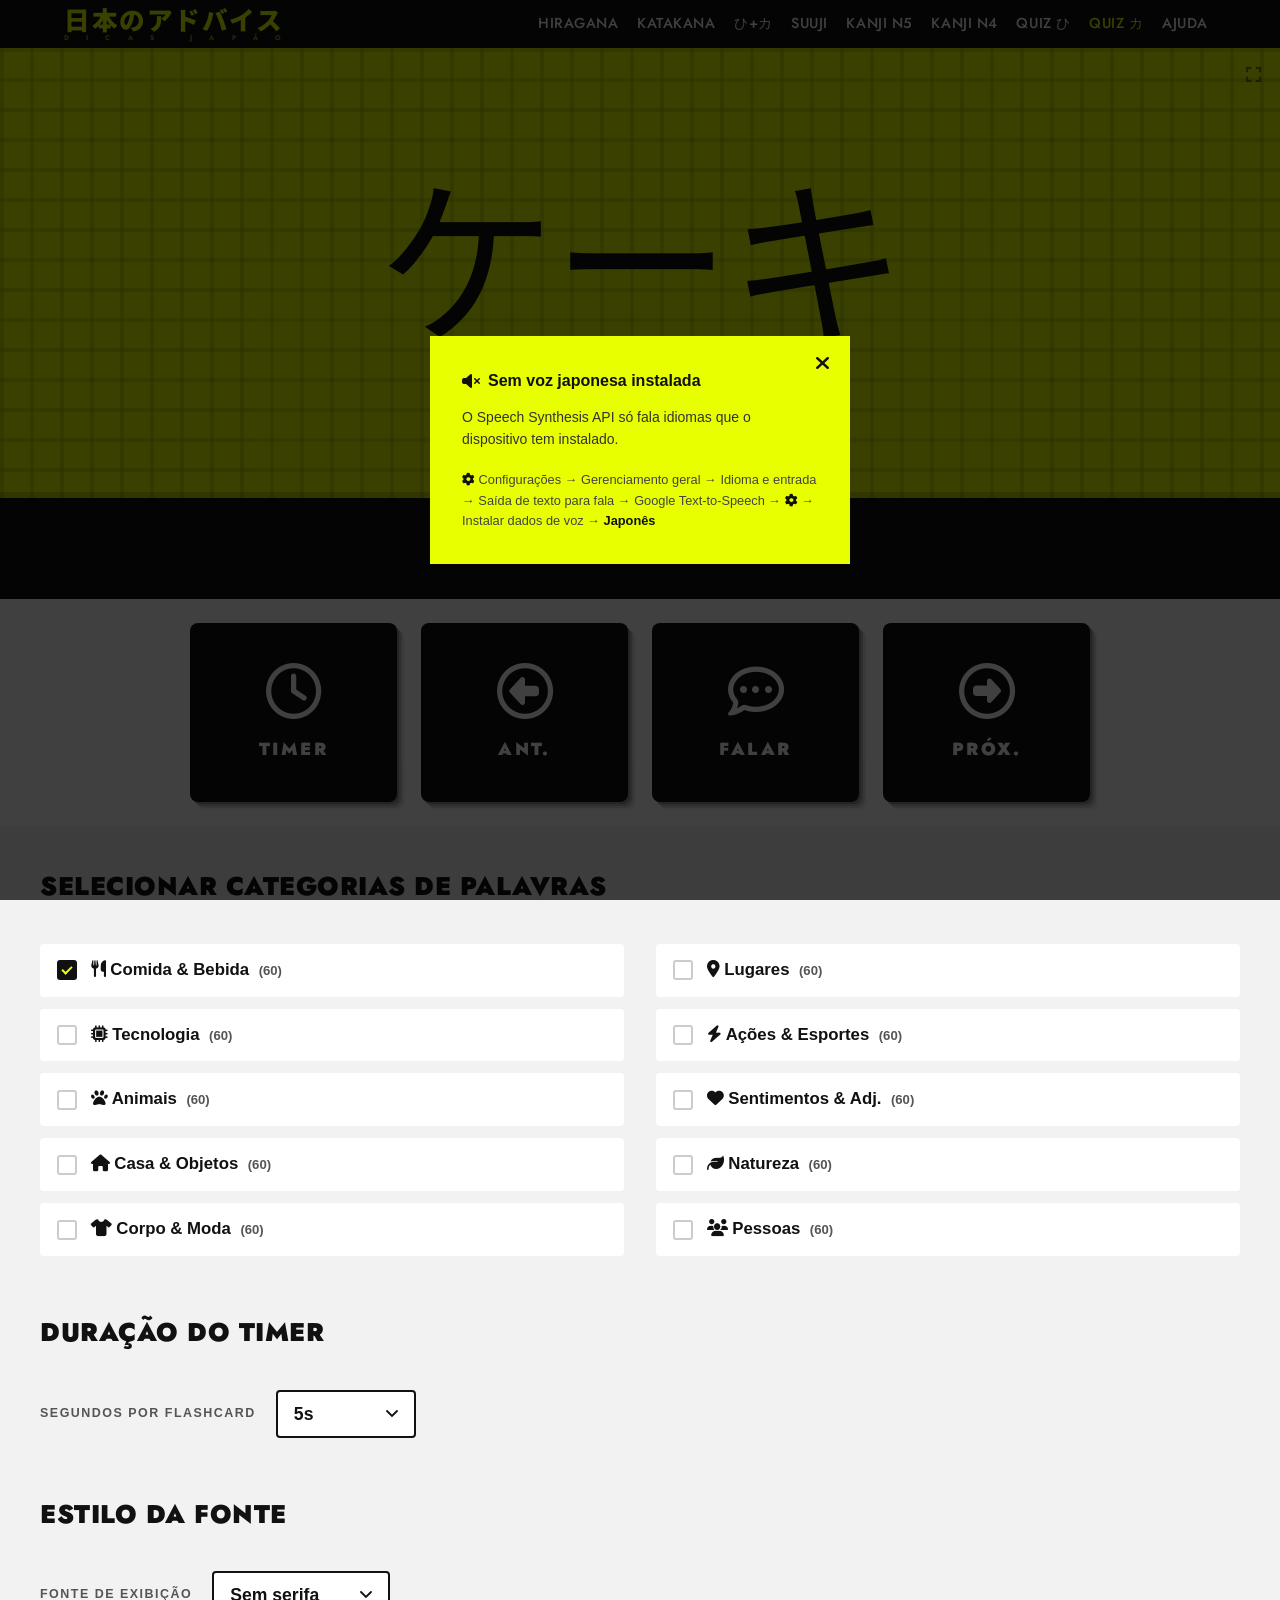
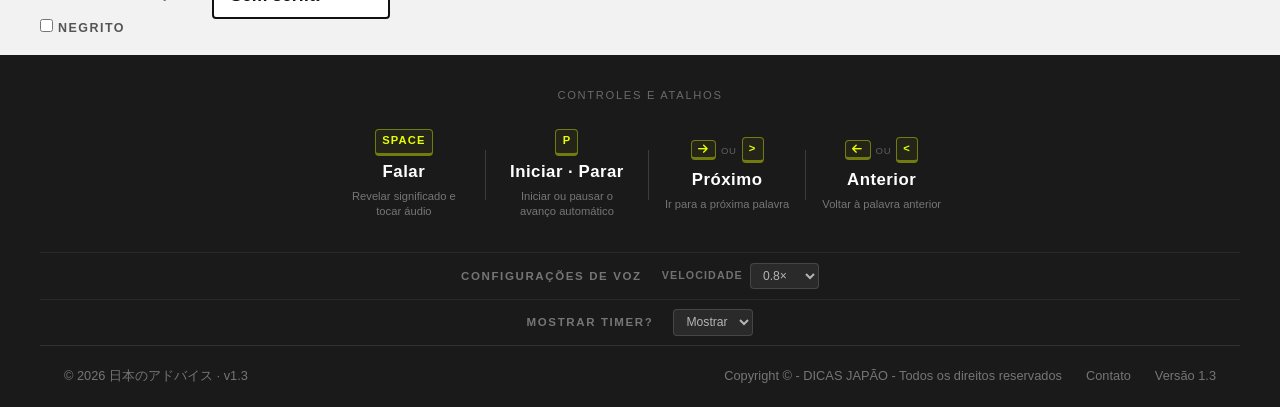
<file: quiz-katakana/index.html>
<!DOCTYPE html>
<html lang="pt-BR">
<head>
  <meta charset="UTF-8" />
  <!-- Google Analytics -->
  <script async src="https://www.googletagmanager.com/gtag/js?id=G-M9F017GJF4"></script>
  <script>
    window.dataLayer = window.dataLayer || [];
    function gtag(){dataLayer.push(arguments);}
    gtag('js', new Date());
    gtag('config', 'G-M9F017GJF4');
  </script>
  <meta name="viewport" content="width=device-width, initial-scale=1.0, user-scalable=no" />
  <link rel="icon" type="image/svg+xml" href="../favicon.svg" />
  <title>Quiz de Katakana – 300 Palavras Japonesas | Dicas Japão</title>
  <!-- SEO -->
  <meta name="description" content="Desafie seus conhecimentos de katakana com 300 palavras japonesas organizadas por tema. Quiz interativo para dominar a leitura em katakana." />
  <meta name="author" content="Ovelha Elétrica" />
  <link rel="canonical" href="https://dicasjapao.com.br/quiz-katakana/" />
  <!-- Open Graph -->
  <meta property="og:type" content="website" />
  <meta property="og:url" content="https://dicasjapao.com.br/quiz-katakana/" />
  <meta property="og:title" content="Quiz de Katakana – 300 Palavras Japonesas | Dicas Japão" />
  <meta property="og:description" content="Desafie seus conhecimentos de katakana com 300 palavras japonesas organizadas por tema. Quiz interativo para dominar a leitura em katakana." />
  <meta property="og:image" content="https://dicasjapao.com.br/social.png" />
  <meta property="og:locale" content="pt_BR" />
  <meta property="og:site_name" content="Dicas Japão" />
  <!-- Twitter Card -->
  <meta name="twitter:card" content="summary_large_image" />
  <meta name="twitter:title" content="Quiz de Katakana – 300 Palavras Japonesas | Dicas Japão" />
  <meta name="twitter:description" content="Desafie seus conhecimentos de katakana com 300 palavras japonesas organizadas por tema. Quiz interativo para dominar a leitura em katakana." />
  <meta name="twitter:image" content="https://dicasjapao.com.br/social.png" />
  <link rel="stylesheet" href="../css/style.css?v=1.3" />
  <link rel="stylesheet" href="../fonts/fonts.css?v=1.3" />
  <link rel="preconnect" href="https://fonts.googleapis.com" />
  <link rel="preconnect" href="https://fonts.gstatic.com" crossorigin />
  <link rel="stylesheet" href="https://fonts.googleapis.com/css2?family=DotGothic16&family=Jost:wght@400;500;700;900&family=M+PLUS+Rounded+1c:wght@400;500;700;800;900&family=Noto+Sans+JP:wght@400;500;700;900&display=swap" />
  <link rel="preconnect" href="https://cdnjs.cloudflare.com" crossorigin />
  <link rel="preload" href="https://cdnjs.cloudflare.com/ajax/libs/font-awesome/6.7.2/webfonts/fa-solid-900.woff2" as="font" type="font/woff2" crossorigin />
  <link rel="stylesheet" href="https://cdnjs.cloudflare.com/ajax/libs/font-awesome/6.7.2/css/all.min.css" />
  <style>
  @font-face { font-family: "Font Awesome 6 Free"; font-style: normal; font-weight: 900; font-display: swap; src: url("https://cdnjs.cloudflare.com/ajax/libs/font-awesome/6.7.2/webfonts/fa-solid-900.woff2") format("woff2"); }
  @font-face { font-family: "Font Awesome 6 Free"; font-style: normal; font-weight: 400; font-display: swap; src: url("https://cdnjs.cloudflare.com/ajax/libs/font-awesome/6.7.2/webfonts/fa-regular-400.woff2") format("woff2"); }
  @font-face { font-family: "Font Awesome 6 Brands"; font-style: normal; font-weight: 400; font-display: swap; src: url("https://cdnjs.cloudflare.com/ajax/libs/font-awesome/6.7.2/webfonts/fa-brands-400.woff2") format("woff2"); }
  </style>
</head>
<body class="quiz-katakana">

  <!-- ───────────── TOP NAV ───────────── -->
  <header class="header">
    <nav class="nav-top">
      <a href="../" class="logo">
        <span class="logo-kanji">日本のアドバイス</span>
        <span class="logo-sub">DICAS JAPÃO</span>
      </a>

      <!-- hamburger (mobile) -->
      <button class="burger" id="burgerBtn" aria-label="Alternar menu" aria-expanded="false">
        <span></span><span></span><span></span>
      </button>

      <!-- desktop links -->
      <ul class="nav-links" id="navLinks">
        <li><a href="../hiragana/">Hiragana</a></li>
        <li><a href="../katakana/">Katakana</a></li>
        <li><a href="../hira-kata/">ひ+カ</a></li>
        <li><a href="../suuji/">Suuji</a></li>
        <li><a href="../kanji-n5/">Kanji N5</a></li>        
        <li><a href="../kanji-n4/">Kanji N4</a></li>      
        <li><a href="../quiz-hiragana/">Quiz ひ</a></li>
        <li><a href="." class="active">Quiz カ</a></li>
        <li><a href="../ajuda/">Ajuda</a></li>
      </ul>
    </nav>
  </header>

  <!-- ───────────── CHARACTER SECTION ───────────── -->
  <section class="character-section">
    <button class="btn-fullscreen" id="btnFullscreen" aria-label="Tela cheia">
      <i class="fa-solid fa-expand" aria-hidden="true"></i>
    </button>
    <span class="char" id="charDisplay" title="inu">イヌ</span>
    <div class="timer-bar-wrap" id="timerBarWrap">
      <div class="timer-bar" id="timerBar"></div>
    </div>
  </section>

  <!-- ───────────── CAPTION SECTION ───────────── -->
  <section class="caption-section" id="captionSection">
    <div class="caption-section-inner">
      <p class="romanji" id="captionRomanji">inu</p>
      <p class="meaning" id="captionMeaning"><strong>イヌ</strong> — <em>inu</em> — dog</p>
    </div>
  </section>

  <!-- ───────────── BIG BUTTONS ───────────── -->
  <section class="buttons-section">
    <div class="buttons-inner">

      <button class="btn" id="btnTimer">
        <span class="buttons-icon">
          <i class="fa-regular fa-clock" aria-hidden="true"></i>
        </span>
        <span class="buttons-label">Timer</span>
      </button>

      <button class="btn" id="btnPrev">
        <span class="buttons-icon">
          <i class="fa-regular fa-circle-left" aria-hidden="true"></i>
        </span>
        <span class="buttons-label">Ant.</span>
      </button>

      <button class="btn" id="btnPlay">
        <span class="buttons-icon">
          <i class="fa-regular fa-comment-dots" aria-hidden="true"></i>
        </span>
        <span class="buttons-label">Falar</span>
      </button>

      <button class="btn" id="btnNext">
        <span class="buttons-icon">
          <i class="fa-regular fa-circle-right" aria-hidden="true"></i>
        </span>
        <span class="buttons-label">Próx.</span>
      </button>

    </div>
  </section>

  <!-- ───────────── FULLSCREEN MODAL ───────────── -->
  <div class="fullscreen-modal" id="fullscreenModal" aria-hidden="true">
    <section class="character-section fs-char-section">
      <span class="char" id="fsCharDisplay"></span>
      <div class="timer-bar-wrap" id="fsTimerBarWrap"><div class="timer-bar" id="fsTimerBar"></div></div>
    </section>
    <section class="caption-section fs-caption-section" id="fsCaptionSection">
      <div class="caption-section-inner">
        <p class="romanji" id="fsCaptionRomanji"></p>
        <p class="meaning" id="fsCaptionMeaning"></p>
      </div>
    </section>
  </div>

  <!-- ───────────── WORD CATEGORIES ───────────── -->
  <section class="checklist-section">
    <div class="checklist-inner">
      <h2 class="checklist-title">Selecionar categorias de palavras</h2>
      <div class="checklist-grid">

        <!-- Column 1 -->
        <ul class="checklist">
          <li><label><input type="checkbox" data-row="food" checked /><span><i class="fa-solid fa-utensils"></i> Comida &amp; Bebida <em>(60)</em></span></label></li>
          <li><label><input type="checkbox" data-row="tech" /><span><i class="fa-solid fa-microchip"></i> Tecnologia <em>(60)</em></span></label></li>
          <li><label><input type="checkbox" data-row="animals" /><span><i class="fa-solid fa-paw"></i> Animais <em>(60)</em></span></label></li>
          <li><label><input type="checkbox" data-row="home" /><span><i class="fa-solid fa-house"></i> Casa &amp; Objetos <em>(60)</em></span></label></li>
          <li><label><input type="checkbox" data-row="body_fashion" /><span><i class="fa-solid fa-shirt"></i> Corpo &amp; Moda <em>(60)</em></span></label></li>
        </ul>

        <!-- Column 2 -->
        <ul class="checklist">
          <li><label><input type="checkbox" data-row="places" /><span><i class="fa-solid fa-location-dot"></i> Lugares <em>(60)</em></span></label></li>
          <li><label><input type="checkbox" data-row="actions_sports" /><span><i class="fa-solid fa-bolt"></i> Ações &amp; Esportes <em>(60)</em></span></label></li>
          <li><label><input type="checkbox" data-row="feelings" /><span><i class="fa-solid fa-heart"></i> Sentimentos &amp; Adj. <em>(60)</em></span></label></li>
          <li><label><input type="checkbox" data-row="nature" /><span><i class="fa-solid fa-leaf"></i> Natureza <em>(60)</em></span></label></li>
          <li><label><input type="checkbox" data-row="people" /><span><i class="fa-solid fa-users"></i> Pessoas <em>(60)</em></span></label></li>
        </ul>

      </div>
    </div>
  </section>

  <!-- ───────────── QUANTITY SECTION ───────────── -->
  <section class="checklist-section">
    <div class="checklist-inner">
      <h2 class="checklist-title">Duração do Timer</h2>
      <div class="dropdown-wrap">
        <label for="timerDuration" class="dropdown-label">Segundos por Flashcard</label>
        <select id="timerDuration" class="dropdown">
          <option value="1">1s</option>
          <option value="2">2s</option>
          <option value="3">3s</option>
          <option value="4">4s</option>
          <option value="5" selected>5s</option>
          <option value="6">6s</option>
          <option value="7">7s</option>
          <option value="8">8s</option>
          <option value="9">9s</option>
          <option value="10">10s</option>
        </select>
      </div>
    </div>
  </section>

  <!-- ───────────── FONT SECTION ───────────── -->
  <section class="checklist-section">
    <div class="checklist-inner">
      <h2 class="checklist-title">Estilo da fonte</h2>
      <div class="dropdown-wrap">
        <label for="charFont" class="dropdown-label">Fonte de exibição</label>
        <select id="charFont" class="dropdown">
          <option value="san-serif">Sem serifa</option>
          <option value="rounded">Arredondada</option>
          <option value="serif">Com serifa</option>
          <option value="pixelated">Pixelada</option>
          <option value="handwritten">Manuscrita</option>
        </select>
      </div>
      <div class="dropdown-wrap">
        <label class="dropdown-label"><input type="checkbox" id="charBold" /> Negrito</label>
      </div>
    </div>
  </section>

  <!-- ───────────── CONTROLS / SHORTCUTS ───────────── -->
  <section class="help-banner">
    <div class="help-inner">
      <p class="help-title">Controles e Atalhos</p>
      <div class="help-grid">

        <div class="help-item">
          <span class="help-key">Space</span>
          <span class="help-action">Falar</span>
          <span class="help-desc">Revelar significado e tocar áudio</span>
        </div>

        <div class="help-divider"></div>

        <div class="help-item">
          <span class="help-key">P</span>
          <span class="help-action">Iniciar · Parar</span>
          <span class="help-desc">Iniciar ou pausar o avanço automático</span>
        </div>

        <div class="help-divider"></div>

        <div class="help-item">
          <div class="help-keys">
            <span class="help-key"><i class="fa-solid fa-arrow-right"></i></span>
            <span class="help-keys-or">ou</span>
            <span class="help-key">&gt;</span>
          </div>
          <span class="help-action">Próximo</span>
          <span class="help-desc">Ir para a próxima palavra</span>
        </div>

        <div class="help-divider"></div>

        <div class="help-item">
          <div class="help-keys">
            <span class="help-key"><i class="fa-solid fa-arrow-left"></i></span>
            <span class="help-keys-or">ou</span>
            <span class="help-key">&lt;</span>
          </div>
          <span class="help-action">Anterior</span>
          <span class="help-desc">Voltar à palavra anterior</span>
        </div>

      </div>
    </div>
  </section>

  <!-- ───────────── OPENING HOURS BANNER ───────────── -->
  <section class="hours-banner">
    <div class="hours-inner">
      <div class="hours-item">
        <span class="hours-day">Segunda-feira</span>
        <span class="hours-time">12:00 – 17:00</span>
      </div>
      <div class="hours-divider"></div>
      <div class="hours-item">
        <span class="hours-day">Terça a Domingo</span>
        <span class="hours-time">10:00 – 17:00</span>
      </div>
      <div class="hours-divider"></div>
      <div class="hours-item">
        <span class="hours-day">1ª Sexta do mês</span>
        <span class="hours-time">10:00 – 21:00</span>
      </div>
    </div>
  </section>

  <!-- ───────────── BOTTOM FOOTER ───────────── -->
  <footer class="footer">
    <!-- voice settings -->
    <div class="footer-voice">
      <span class="footer-heading">Configurações de voz</span>
      <div class="footer-voice-controls">
        <div class="footer-voice-group">
          <label for="speechRate" class="footer-voice-label">Velocidade</label>
          <select id="speechRate" class="footer-voice-select">
            <option value="0.5">0.5×</option>
            <option value="0.65">0.65×</option>
            <option value="0.8" selected>0.8×</option>
            <option value="1.0">1.0×</option>
            <option value="1.2">1.2×</option>
          </select>
        </div>
      </div>
    </div>

    <!-- timer bar toggle -->
    <div class="footer-voice">
      <span class="footer-heading">Mostrar timer?</span>
      <div class="footer-voice-controls">
        <div class="footer-voice-group">
          <select id="timerBarToggle" class="footer-voice-select">
            <option value="show" selected>Mostrar</option>
            <option value="hide">Ocultar</option>
          </select>
        </div>
      </div>
    </div>

    <!-- bottom bar -->
    <div class="footer-bar">
      <span>© 2026 日本のアドバイス · v1.3</span>
      <nav class="footer-bar-links">
        <span>Copyright &copy; - DICAS JAP&Atilde;O - Todos os direitos reservados</span>
        <a href="http://www.ovelhaeletrica.com/blog/contato" target="_blank" rel="noopener">Contato</a> Versão 1.3
      </nav>
    </div>
  </footer>

  <script src="main.js?v=1.3"></script>
</body>
</html>
</file>
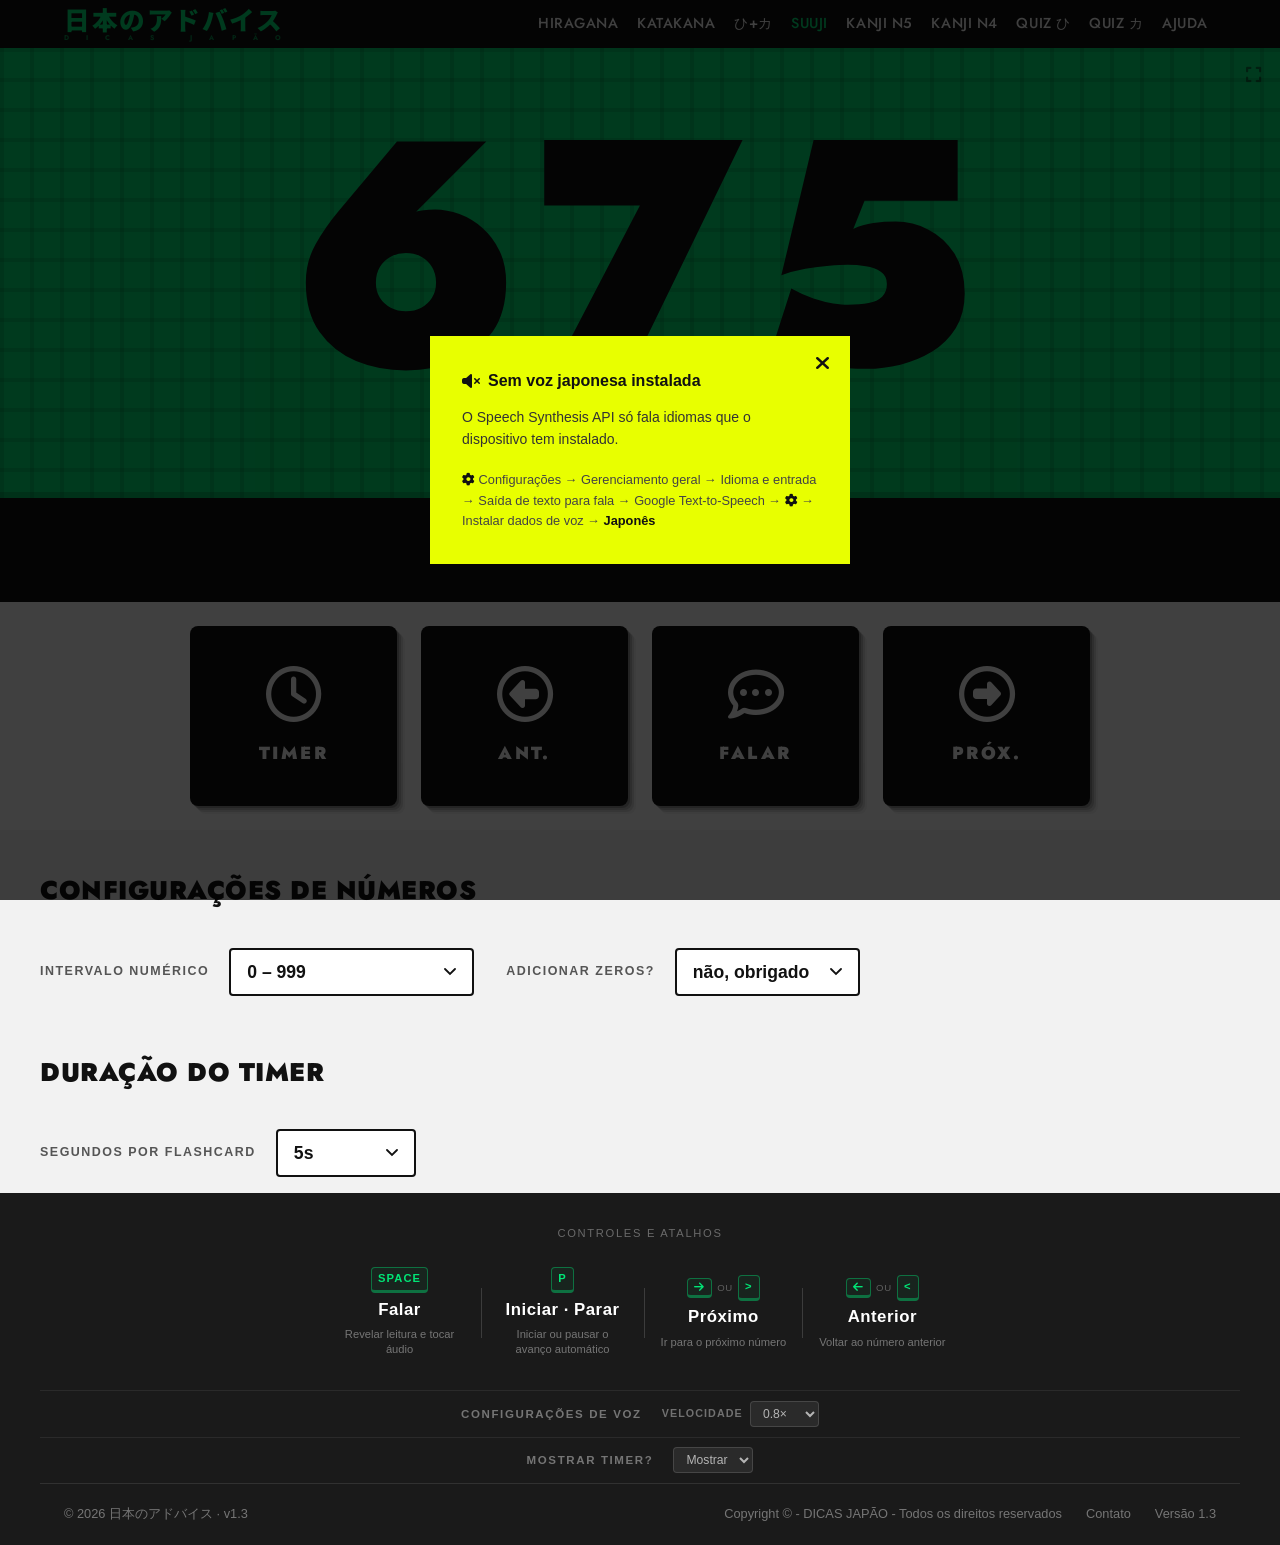
<file: suuji/index.html>
<!DOCTYPE html>
<html lang="pt-BR">
<head>
  <meta charset="UTF-8" />
  <!-- Google Analytics -->
  <script async src="https://www.googletagmanager.com/gtag/js?id=G-M9F017GJF4"></script>
  <script>
    window.dataLayer = window.dataLayer || [];
    function gtag(){dataLayer.push(arguments);}
    gtag('js', new Date());
    gtag('config', 'G-M9F017GJF4');
  </script>
  <meta name="viewport" content="width=device-width, initial-scale=1.0, user-scalable=no" />
  <link rel="icon" type="image/svg+xml" href="../favicon.svg" />
  <title>Números em Japonês – Flashcards de Suuji | Dicas Japão</title>
  <!-- SEO -->
  <meta name="description" content="Aprenda a contar em japonês com flashcards de suuji (numerais japoneses). Pratique de forma interativa com áudio nativo e timer ajustável." />
  <meta name="author" content="Ovelha Elétrica" />
  <link rel="canonical" href="https://dicasjapao.com.br/suuji/" />
  <!-- Open Graph -->
  <meta property="og:type" content="website" />
  <meta property="og:url" content="https://dicasjapao.com.br/suuji/" />
  <meta property="og:title" content="Números em Japonês – Flashcards de Suuji | Dicas Japão" />
  <meta property="og:description" content="Aprenda a contar em japonês com flashcards de suuji (numerais japoneses). Pratique de forma interativa com áudio nativo e timer ajustável." />
  <meta property="og:image" content="https://dicasjapao.com.br/social.png" />
  <meta property="og:locale" content="pt_BR" />
  <meta property="og:site_name" content="Dicas Japão" />
  <!-- Twitter Card -->
  <meta name="twitter:card" content="summary_large_image" />
  <meta name="twitter:title" content="Números em Japonês – Flashcards de Suuji | Dicas Japão" />
  <meta name="twitter:description" content="Aprenda a contar em japonês com flashcards de suuji (numerais japoneses). Pratique de forma interativa com áudio nativo e timer ajustável." />
  <meta name="twitter:image" content="https://dicasjapao.com.br/social.png" />
  <link rel="stylesheet" href="../css/style.css?v=1.3" />
  <link rel="preconnect" href="https://fonts.googleapis.com" />
  <link rel="preconnect" href="https://fonts.gstatic.com" crossorigin />
  <link rel="stylesheet" href="https://fonts.googleapis.com/css2?family=Jost:wght@400;500;700;900&family=Noto+Sans+JP:wght@900&display=swap" />
  <link rel="preconnect" href="https://cdnjs.cloudflare.com" crossorigin />
  <link rel="preload" href="https://cdnjs.cloudflare.com/ajax/libs/font-awesome/6.7.2/webfonts/fa-solid-900.woff2" as="font" type="font/woff2" crossorigin />
  <link rel="stylesheet" href="https://cdnjs.cloudflare.com/ajax/libs/font-awesome/6.7.2/css/all.min.css" />
  <style>
  @font-face { font-family: "Font Awesome 6 Free"; font-style: normal; font-weight: 900; font-display: swap; src: url("https://cdnjs.cloudflare.com/ajax/libs/font-awesome/6.7.2/webfonts/fa-solid-900.woff2") format("woff2"); }
  @font-face { font-family: "Font Awesome 6 Free"; font-style: normal; font-weight: 400; font-display: swap; src: url("https://cdnjs.cloudflare.com/ajax/libs/font-awesome/6.7.2/webfonts/fa-regular-400.woff2") format("woff2"); }
  @font-face { font-family: "Font Awesome 6 Brands"; font-style: normal; font-weight: 400; font-display: swap; src: url("https://cdnjs.cloudflare.com/ajax/libs/font-awesome/6.7.2/webfonts/fa-brands-400.woff2") format("woff2"); }
  </style>
</head>
<body class="suuji">

  <!-- ───────────── TOP NAV ───────────── -->
  <header class="header">
    <nav class="nav-top">
      <a href="../" class="logo">
        <span class="logo-kanji">日本のアドバイス</span>
        <span class="logo-sub">DICAS JAPÃO</span>
      </a>

      <button class="burger" id="burgerBtn" aria-label="Alternar menu" aria-expanded="false">
        <span></span><span></span><span></span>
      </button>

      <ul class="nav-links" id="navLinks">
        <li><a href="../hiragana/">Hiragana</a></li>
        <li><a href="../katakana/">Katakana</a></li>
        <li><a href="../hira-kata/">ひ+カ</a></li>
        <li><a href="." class="active">Suuji</a></li>
        <li><a href="../kanji-n5/">Kanji N5</a></li>
        <li><a href="../kanji-n4/">Kanji N4</a></li>
        <li><a href="../quiz-hiragana/">Quiz ひ</a></li>
        <li><a href="../quiz-katakana/">Quiz カ</a></li>
        <li><a href="../ajuda/">Ajuda</a></li>
      </ul>
    </nav>
  </header>

  <!-- ───────────── NUMBER DISPLAY ───────────── -->
  <section class="character-section">
    <button class="btn-fullscreen" id="btnFullscreen" aria-label="Tela cheia">
      <i class="fa-solid fa-expand" aria-hidden="true"></i>
    </button>
    <span class="char char-bold" id="charDisplay" title="ぜろ">0</span>
    <div class="timer-bar-wrap" id="timerBarWrap">
      <div class="timer-bar" id="timerBar"></div>
    </div>
  </section>

  <!-- ───────────── CAPTION SECTION ───────────── -->
  <section class="caption-section" id="captionSection">
    <div class="caption-section-inner">
      <p class="romanji" id="captionRomanji">ぜろ</p>
      <p class="meaning" id="captionMeaning"><strong>0</strong> → <em>零</em> — ぜろ</p>
    </div>
  </section>

  <!-- ───────────── BIG BUTTONS ───────────── -->
  <section class="buttons-section">
    <div class="buttons-inner">

      <button class="btn" id="btnTimer">
        <span class="buttons-icon">
          <i class="fa-regular fa-clock" aria-hidden="true"></i>
        </span>
        <span class="buttons-label">Timer</span>
      </button>

      <button class="btn" id="btnPrev">
        <span class="buttons-icon">
          <i class="fa-regular fa-circle-left" aria-hidden="true"></i>
        </span>
        <span class="buttons-label">Ant.</span>
      </button>

      <button class="btn" id="btnPlay">
        <span class="buttons-icon">
          <i class="fa-regular fa-comment-dots" aria-hidden="true"></i>
        </span>
        <span class="buttons-label">Falar</span>
      </button>

      <button class="btn" id="btnNext">
        <span class="buttons-icon">
          <i class="fa-regular fa-circle-right" aria-hidden="true"></i>
        </span>
        <span class="buttons-label">Próx.</span>
      </button>

    </div>
  </section>

  <!-- ───────────── FULLSCREEN MODAL ───────────── -->
  <div class="fullscreen-modal" id="fullscreenModal" aria-hidden="true">
    <section class="character-section fs-char-section">
      <span class="char" id="fsCharDisplay"></span>
      <div class="timer-bar-wrap" id="fsTimerBarWrap"><div class="timer-bar" id="fsTimerBar"></div></div>
    </section>
    <section class="caption-section fs-caption-section" id="fsCaptionSection">
      <div class="caption-section-inner">
        <p class="romanji" id="fsCaptionRomanji"></p>
        <p class="meaning" id="fsCaptionMeaning"></p>
      </div>
    </section>
  </div>

  <!-- ───────────── NUMBER SETTINGS ───────────── -->
  <section class="checklist-section">
    <div class="checklist-inner">
      <h2 class="checklist-title">Configurações de números</h2>
      <div class="suuji-controls">

        <div class="dropdown-wrap">
          <label for="range" class="dropdown-label">Intervalo numérico</label>
          <select id="range" class="dropdown">
            <option value="0-10">0 – 10</option>
            <option value="0-99">0 – 99</option>
            <option value="0-999" selected>0 – 999</option>
            <option value="0-9999">0 – 9,999</option>
            <option value="0-99999">0 – 99,999</option>
            <option value="0-999999">0 – 999,999</option>
            <option value="1-9">1 – 9</option>
            <option value="10-99">10 – 99</option>
            <option value="100-999">100 – 999</option>
            <option value="1000-9999">1,000 – 9,999</option>
            <option value="10000-99999">10,000 – 99,999</option>
            <option value="100000-999999">100,000 – 999,999</option>
            <option value="1000000-9999999">1,000,000 – 9,999,999</option>
          </select>
        </div>

        <div class="dropdown-wrap">
          <label for="zeros" class="dropdown-label">Adicionar zeros?</label>
          <select id="zeros" class="dropdown">
            <option value="none" selected>não, obrigado</option>
            <option value="0">0</option>
            <option value="00">00</option>
            <option value="000">000</option>
            <option value="0000">0000</option>
            <option value="00000">00000</option>
            <option value="000000">000000</option>
            <option value="0000000">0000000</option>
          </select>
        </div>

      </div>
    </div>
  </section>

  <!-- ───────────── TIMER SECTION ───────────── -->
  <section class="checklist-section">
    <div class="checklist-inner">
      <h2 class="checklist-title">Duração do Timer</h2>
      <div class="dropdown-wrap">
        <label for="timerDuration" class="dropdown-label">Segundos por Flashcard</label>
        <select id="timerDuration" class="dropdown">
          <option value="1">1s</option>
          <option value="2">2s</option>
          <option value="3">3s</option>
          <option value="4">4s</option>
          <option value="5" selected>5s</option>
          <option value="6">6s</option>
          <option value="7">7s</option>
          <option value="8">8s</option>
          <option value="9">9s</option>
          <option value="10">10s</option>
        </select>
      </div>
    </div>
  </section>

  <!-- ───────────── CONTROLS / SHORTCUTS ───────────── -->
  <section class="help-banner">
    <div class="help-inner">
      <p class="help-title">Controles e Atalhos</p>
      <div class="help-grid">

        <div class="help-item">
          <span class="help-key">Space</span>
          <span class="help-action">Falar</span>
          <span class="help-desc">Revelar leitura e tocar áudio</span>
        </div>

        <div class="help-divider"></div>

        <div class="help-item">
          <span class="help-key">P</span>
          <span class="help-action">Iniciar · Parar</span>
          <span class="help-desc">Iniciar ou pausar o avanço automático</span>
        </div>

        <div class="help-divider"></div>

        <div class="help-item">
          <div class="help-keys">
            <span class="help-key"><i class="fa-solid fa-arrow-right"></i></span>
            <span class="help-keys-or">ou</span>
            <span class="help-key">&gt;</span>
          </div>
          <span class="help-action">Próximo</span>
          <span class="help-desc">Ir para o próximo número</span>
        </div>

        <div class="help-divider"></div>

        <div class="help-item">
          <div class="help-keys">
            <span class="help-key"><i class="fa-solid fa-arrow-left"></i></span>
            <span class="help-keys-or">ou</span>
            <span class="help-key">&lt;</span>
          </div>
          <span class="help-action">Anterior</span>
          <span class="help-desc">Voltar ao número anterior</span>
        </div>

      </div>
    </div>
  </section>

  <!-- ───────────── OPENING HOURS BANNER ───────────── -->
  <section class="hours-banner">
    <div class="hours-inner">
      <div class="hours-item">
        <span class="hours-day">Segunda-feira</span>
        <span class="hours-time">12:00 – 17:00</span>
      </div>
      <div class="hours-divider"></div>
      <div class="hours-item">
        <span class="hours-day">Terça a Domingo</span>
        <span class="hours-time">10:00 – 17:00</span>
      </div>
      <div class="hours-divider"></div>
      <div class="hours-item">
        <span class="hours-day">1ª Sexta do mês</span>
        <span class="hours-time">10:00 – 21:00</span>
      </div>
    </div>
  </section>

  <!-- ───────────── FOOTER ───────────── -->
  <!-- ───────────── BOTTOM FOOTER ───────────── -->
  <footer class="footer">
    <!-- voice settings -->
    <div class="footer-voice">
      <span class="footer-heading">Configurações de voz</span>
      <div class="footer-voice-controls">
        <div class="footer-voice-group">
          <label for="speechRate" class="footer-voice-label">Velocidade</label>
          <select id="speechRate" class="footer-voice-select">
            <option value="0.5">0.5×</option>
            <option value="0.65">0.65×</option>
            <option value="0.8" selected>0.8×</option>
            <option value="1.0">1.0×</option>
            <option value="1.2">1.2×</option>
          </select>
        </div>
      </div>
    </div>

    <!-- timer bar toggle -->
    <div class="footer-voice">
      <span class="footer-heading">Mostrar timer?</span>
      <div class="footer-voice-controls">
        <div class="footer-voice-group">
          <select id="timerBarToggle" class="footer-voice-select">
            <option value="show" selected>Mostrar</option>
            <option value="hide">Ocultar</option>
          </select>
        </div>
      </div>
    </div>

    <!-- bottom bar -->
    <div class="footer-bar">
      <span>© 2026 日本のアドバイス · v1.3</span>
      <nav class="footer-bar-links">
        <span>Copyright &copy; - DICAS JAP&Atilde;O - Todos os direitos reservados</span>
        <a href="http://www.ovelhaeletrica.com/blog/contato" target="_blank" rel="noopener">Contato</a> Versão 1.3
      </nav>
    </div>
  </footer>

  <script src="main.js?v=1.3"></script>
</body>
</html>
</file>
<file: css/style.css>
/* ─────────────────────────────────────
   TEMPORARY HIDDEN
───────────────────────────────────── */
.hours-banner { display: none !important; }

/* ─────────────────────────────────────
   RESET & BASE
───────────────────────────────────── */
*, *::before, *::after { box-sizing: border-box; margin: 0; padding: 0; }

:root {
  --black:       #111111;
  --white:       #ffffff;
  --accent:      #e8ff00;   /* neon yellow – hiragana */
  --accent-dark: #d4e800;
  --accent-rgb:  232, 255, 0;
  --grey:        #f2f2f2;
  --mid:         #555555;
  --radius:      4px;
  --nav-h:       48px;
  --font:        'Helvetica Neue', Helvetica, Arial, sans-serif;
}

body.katakana {
  --accent:      #00f5ff;   /* neon cyan – katakana */
  --accent-dark: #00d4de;
  --accent-rgb:  0, 245, 255;
}

body.kanji-n5 {
  --accent:      #ff6600;   /* neon orange – kanji N5 */
  --accent-dark: #e05a00;
  --accent-rgb:  255, 102, 0;
}

body.kanji-n4 {
  --accent:      #ff44cc;   /* neon pink – kanji N4 */
  --accent-dark: #dd22aa;
  --accent-rgb:  255, 68, 204;
}

body.suuji {
  --accent:      #00e676;   /* neon green – suuji */
  --accent-dark: #00c460;
  --accent-rgb:  0, 230, 118;
}

/* Suuji: number display uses a clean sans-serif */
body.suuji .char {
  font-family: 'Jost', 'Helvetica Neue', Arial, sans-serif;
  letter-spacing: 0.04em;
}

/* Kanji: 20% smaller than base */
body.kanji-n5 .char,
body.kanji-n4 .char {
  font-size: clamp(6.4rem, 20vw, 16rem);
}


/* Suuji: kana reading can be long — slightly larger than default */
body.suuji .romanji {
  font-size: 1.15rem;
  letter-spacing: 0.08em;
}

/* Suuji controls: two dropdowns side by side */
.suuji-controls {
  display: flex;
  flex-wrap: wrap;
  gap: 2rem;
  align-items: flex-start;
}

html { scroll-behavior: smooth; }

body {
  font-family: var(--font);
  color: var(--black);
  background: var(--white);
  line-height: 1.6;
}

a { color: inherit; text-decoration: none; }
ul { list-style: none; }
address { font-style: normal; }

/* ─────────────────────────────────────
   TOP NAV
───────────────────────────────────── */
.header {
  background: var(--black);
  height: var(--nav-h);
  position: relative;
  z-index: 10;
}

.nav-top {
  max-width: 1200px;
  margin: 0 auto;
  height: 100%;
  display: flex;
  align-items: center;
  justify-content: space-between;
  padding: 0 1.5rem;
  gap: 1rem;
}

/* Logo */
.logo {
  display: flex;
  flex-direction: column;
  justify-content: center;
  line-height: 1.1;
  color: var(--accent);
  flex-shrink: 0;
}
.logo-kanji {
    font-family: 'Noto Sans JP', sans-serif;
    font-size: 1.6rem;
    font-weight: 900;
    letter-spacing: 0.06em;
    padding-bottom: 0.1rem;
}
.logo-sub {
  font-family: 'Jost', sans-serif;
  font-size: 0.43rem;
  font-weight: 700;
  letter-spacing: 2.5em;
  text-transform: uppercase;
  opacity: 0.6;
}

/* Desktop nav links */
.nav-links {
  display: flex;
  align-items: center;
  gap: 0.15rem;
}

.nav-links li a {
  display: block;
  padding: 0.5rem 0.5rem;
  color: var(--white);
  font-size: 0.9rem;
  font-weight: 500;
  letter-spacing: 0.04em;
  text-transform: uppercase;
  border-radius: var(--radius);
  transition: background 0.2s, color 0.2s;
  font-family: 'Jost', 'Futura', 'Century Gothic', Arial, sans-serif;
}

.nav-links li a:hover {
  background: rgba(255,255,255,0.1);
}

.nav-links li a.active {
  color: var(--accent);
}

/* CTA buttons inside nav */
.nav-links .btn-outline {
  border: 1px solid rgba(255,255,255,0.4);
}
.nav-links .btn-outline:hover {
  border-color: var(--white);
  background: transparent;
}

.nav-links .btn-filled {
  background: var(--accent);
  color: var(--black) !important;
  font-weight: 700;
}
.nav-links .btn-filled:hover {
  background: var(--accent-dark);
}

/* Hamburger */
.burger {
  display: none;
  flex-direction: column;
  justify-content: center;
  gap: 5px;
  background: none;
  border: none;
  cursor: pointer;
  padding: 6px;
}
.burger span {
  display: block;
  width: 24px;
  height: 2px;
  background: var(--white);
  border-radius: 2px;
  transition: transform 0.3s, opacity 0.3s;
}

/* Burger → X animation */
.burger.open span:nth-child(1) { transform: translateY(7px) rotate(45deg); }
.burger.open span:nth-child(2) { opacity: 0; }
.burger.open span:nth-child(3) { transform: translateY(-7px) rotate(-45deg); }

/* ─────────────────────────────────────
   HERO
───────────────────────────────────── */
.hero {
  height: calc(100vh - var(--nav-h));
  min-height: 420px;
  background:
    url('https://api.straatmuseum.com/assets/museum/0340.jpg')
    center / cover no-repeat;
  position: relative;
  display: flex;
  align-items: flex-end;
}

.hero-overlay {
  background: linear-gradient(to top, rgba(0,0,0,0.75) 0%, transparent 100%);
  width: 100%;
  padding: 4rem 2rem 3rem;
  max-width: 1200px;
  margin: 0 auto;
}

.hero-overlay h1 {
  font-size: clamp(2rem, 6vw, 4.5rem);
  font-weight: 900;
  color: var(--white);
  line-height: 1.1;
  letter-spacing: -0.01em;
  margin-bottom: 1rem;
}

.hero-overlay p {
  font-size: clamp(1rem, 2vw, 1.2rem);
  color: rgba(255,255,255,0.85);
  max-width: 500px;
  margin-bottom: 1.75rem;
}

.btn-hero {
  display: inline-block;
  background: var(--accent);
  color: var(--black);
  font-weight: 800;
  font-size: 0.95rem;
  letter-spacing: 0.06em;
  text-transform: uppercase;
  padding: 0.8rem 2rem;
  border-radius: var(--radius);
  transition: background 0.2s, transform 0.15s;
}
.btn-hero:hover {
  background: var(--accent-dark);
  transform: translateY(-2px);
}

/* ─────────────────────────────────────
   CARDS
───────────────────────────────────── */
.cards-section {
  padding: 4rem 1.5rem;
  max-width: 1200px;
  margin: 0 auto;
}

.cards-grid {
  display: grid;
  grid-template-columns: repeat(3, 1fr);
  gap: 1.5rem;
}

.card {
  border-radius: var(--radius);
  overflow: hidden;
  box-shadow: 0 2px 12px rgba(0,0,0,0.08);
  display: flex;
  flex-direction: column;
  transition: transform 0.25s, box-shadow 0.25s;
}
.card:hover {
  transform: translateY(-4px);
  box-shadow: 0 8px 24px rgba(0,0,0,0.14);
}

.card-img {
  height: 240px;
  background: center / cover no-repeat #ccc;
}

.card-body {
  padding: 1.5rem;
  flex: 1;
  display: flex;
  flex-direction: column;
  gap: 0.5rem;
}

.card-body h3 {
  font-size: 1.15rem;
  font-weight: 800;
  letter-spacing: 0.02em;
  text-transform: uppercase;
}

.card-body p { color: var(--mid); font-size: 0.92rem; flex: 1; }

.card-link {
  display: inline-block;
  margin-top: 0.75rem;
  font-weight: 700;
  font-size: 0.88rem;
  letter-spacing: 0.04em;
  text-transform: uppercase;
  border-bottom: 2px solid var(--accent);
  padding-bottom: 1px;
  transition: color 0.2s;
}
.card-link:hover { color: var(--mid); }

/* ─────────────────────────────────────
   OPENING HOURS BANNER
───────────────────────────────────── */
.hours-banner {
  background: var(--black);
  color: var(--white);
  padding: 2.5rem 1.5rem;
}

.hours-inner {
  max-width: 900px;
  margin: 0 auto;
  display: flex;
  align-items: center;
  justify-content: center;
  gap: 2rem;
  flex-wrap: wrap;
}

.hours-item {
  display: flex;
  flex-direction: column;
  align-items: center;
  gap: 0.25rem;
  text-align: center;
}

.hours-day {
  font-size: 0.78rem;
  letter-spacing: 0.1em;
  text-transform: uppercase;
  color: rgba(255,255,255,0.55);
}

.hours-time {
  font-size: 1.1rem;
  font-weight: 700;
  letter-spacing: 0.04em;
}

.hours-divider {
  width: 1px;
  height: 40px;
  background: rgba(255,255,255,0.2);
}

/* ─────────────────────────────────────
   CONTROLS / SHORTCUTS BANNER
───────────────────────────────────── */
.help-banner {
  background: #1a1a1a;
  color: var(--white);
  padding: 2rem 1.5rem;
}

.help-inner {
  max-width: 900px;
  margin: 0 auto;
}

.help-title {
  font-size: 0.7rem;
  letter-spacing: 0.15em;
  text-transform: uppercase;
  color: rgba(255,255,255,0.35);
  text-align: center;
  margin-bottom: 1.5rem;
}

.help-grid {
  display: flex;
  align-items: center;
  justify-content: center;
  gap: 1rem;
  flex-wrap: wrap;
}

.help-item {
  display: flex;
  flex-direction: column;
  align-items: center;
  gap: 0.2rem;
  text-align: center;
}

.help-item .help-key,
.help-item .help-keys-or {
  /* keys sit on the same row inside a flex row wrapper */
}

/* wrapper for the key row — created implicitly by flex-direction on .help-item */
/* since keys are siblings before .help-action, group them with a sub-row */
.help-keys {
  display: flex;
  align-items: center;
  gap: 0.3rem;
}

.help-keys-or {
  font-size: 0.6rem;
  color: rgba(255,255,255,0.3);
  letter-spacing: 0.08em;
  text-transform: uppercase;
}

.help-key {
  display: inline-flex;
  align-items: center;
  gap: 0.3em;
  font-size: 0.7rem;
  letter-spacing: 0.1em;
  text-transform: uppercase;
  color: var(--accent);
  font-weight: 700;
  padding: 0.2em 0.55em;
  border: 1.5px solid rgba(var(--accent-rgb), 0.4);
  border-bottom-width: 3px;
  border-radius: 4px;
  background: rgba(var(--accent-rgb), 0.05);
}

.help-action {
  font-size: 1.05rem;
  font-weight: 700;
  letter-spacing: 0.03em;
}

.help-desc {
  font-size: 0.7rem;
  color: rgba(255,255,255,0.4);
  max-width: 130px;
  line-height: 1.4;
}

.help-divider {
  width: 1px;
  height: 50px;
  background: rgba(255,255,255,0.15);
  flex-shrink: 0;
}

/* ─────────────────────────────────────
   FOOTER
───────────────────────────────────── */
.footer {
  background: #1a1a1a;
  color: rgba(255,255,255,0.8);
}

/* Heading */
.footer-heading {
  font-size: 0.72rem;
  font-weight: 700;
  letter-spacing: 0.14em;
  text-transform: uppercase;
  color: rgba(255,255,255,0.4);
  margin-bottom: 1rem;
}

/* Bottom bar */
.footer-bar {
  max-width: 1200px;
  margin: 0 auto;
  padding: 1.25rem 1.5rem;
  border-top: 1px solid rgba(255,255,255,0.1);
  display: flex;
  align-items: center;
  justify-content: space-between;
  flex-wrap: wrap;
  gap: 0.75rem;
  font-size: 0.8rem;
  color: rgba(255,255,255,0.4);
}

.footer-bar-links {
  display: flex;
  gap: 1.5rem;
}
.footer-bar-links a { color: rgba(255,255,255,0.4); }
.footer-bar-links a:hover { color: var(--white); }

/* Voice settings */
.footer-voice {
  max-width: 1200px;
  margin: 0 auto;
  padding: 0.6rem 1.5rem;
  border-top: 1px solid rgba(255,255,255,0.07);
  display: flex;
  align-items: center;
  justify-content: center;
  gap: 1.25rem;
  flex-wrap: wrap;
}
.footer-voice .footer-heading { margin-bottom: 0; white-space: nowrap; }
.footer-voice-controls {
  display: flex;
  gap: 1.25rem;
  flex-wrap: wrap;
  align-items: center;
}
.footer-voice-group {
  display: flex;
  align-items: center;
  gap: 0.45rem;
}
.footer-voice-label {
  font-size: 0.67rem;
  font-weight: 700;
  letter-spacing: 0.1em;
  text-transform: uppercase;
  color: rgba(255,255,255,0.38);
  white-space: nowrap;
}
.footer-voice-select {
  background: #2a2a2a;
  border: 1px solid rgba(255,255,255,0.13);
  border-radius: var(--radius);
  color: rgba(255,255,255,0.65);
  font-family: var(--font);
  font-size: 0.76rem;
  padding: 0.26rem 0.5rem;
  cursor: pointer;
  outline: none;
  transition: border-color 0.2s;
}
.footer-voice-select:focus { border-color: var(--accent); }
.footer-voice-select option { background: #2a2a2a; color: rgba(255,255,255,0.8); }

/* ─────────────────────────────────────
   INDEX PAGE
───────────────────────────────────── */
.index-hero {
  background: var(--mid);
  padding: 3rem 3rem 2rem;
  text-align: center;
}
.index-hero h1 {
  font-family: 'Jost', sans-serif;
  font-size: clamp(2.2rem, 7vw, 5rem);
  font-weight: 900;
  color: var(--accent);
  letter-spacing: 0.08em;
  text-transform: uppercase;
  line-height: 1;
  margin-bottom: 1rem;
}
.index-hero p {
  font-weight: 900;
  font-size: clamp(0.95rem, 2vw, 1.2rem);
  color: rgba(255,255,255,0.9);
  max-width: 480px;
  margin: 0 auto;
  letter-spacing: 0.02em;
}

.app-section {
  padding: 2rem 1.5rem;
  background: var(--grey);
}
.app-grid {
  display: grid;
  grid-template-columns: repeat(auto-fit, minmax(260px, 1fr));
  gap: 1.5rem;
  max-width: 1100px;
  margin: 0 auto;
}

.app-card {
  background: var(--white);
  border-radius: 8px;
  overflow: hidden;
  box-shadow: 0 2px 12px rgba(0,0,0,0.08);
  display: flex;
  flex-direction: column;
  text-decoration: none;
  color: var(--black);
  transition: transform 0.25s, box-shadow 0.25s;
}
.app-card:hover {
  transform: translateY(-5px);
  box-shadow: 0 10px 28px rgba(0,0,0,0.14);
}

.app-card-banner {
  background: var(--black);
  display: flex;
  align-items: center;
  justify-content: center;
  height: 200px;
  position: relative;
  overflow: hidden;
}
.app-card-banner .big-char {
  font-family: 'Noto Sans JP', sans-serif;
  font-size: 9rem;
  font-weight: 900;
  color: var(--accent);
  line-height: 1;
  user-select: none;
}
.app-card-banner .small-char {
  position: absolute;
  bottom: 0.6rem;
  right: 1rem;
  font-family: 'Noto Sans JP', sans-serif;
  font-size: 2.5rem;
  font-weight: 900;
  color: rgba(232,255,0,0.25);
  line-height: 1;
}

.app-card-body {
  padding: 1.5rem;
  flex: 1;
  display: flex;
  flex-direction: column;
  gap: 0.4rem;
}
.app-card-body h2 {
  font-family: 'Jost', sans-serif;
  font-size: 1.3rem;
  font-weight: 900;
  letter-spacing: 0.06em;
  text-transform: uppercase;
}
.app-card-body p {
  font-size: 0.88rem;
  color: var(--mid);
  line-height: 1.6;
  flex: 1;
}
.app-card-cta {
  display: inline-flex;
  align-items: center;
  gap: 0.5rem;
  margin-top: 1.25rem;
  font-family: 'Jost', sans-serif;
  font-size: 0.82rem;
  font-weight: 800;
  letter-spacing: 0.1em;
  text-transform: uppercase;
  background: var(--black);
  color: var(--white);
  padding: 0.65rem 1.25rem;
  border-radius: var(--radius);
  transition: background 0.2s, color 0.2s;
}
.app-card:hover .app-card-cta {
  background: var(--accent);
  color: var(--black);
}

/* Card colour variants */
.app-card--kanji-n5 .app-card-banner { background: #111; }
.app-card--kanji-n5 .big-char        { color: #ff6600; }
.app-card--kanji-n5 .small-char      { color: rgba(255,102,0,0.25); }

.app-card--suuji .app-card-banner { background: #0a0a0a; }
.app-card--suuji .big-char        { color: #00e676; font-family: 'Jost', sans-serif; }
.app-card--suuji .small-char      { color: rgba(0,230,118,0.22); font-family: 'Jost', sans-serif; }

.app-card--kanji-n4 .app-card-banner { background: #111; }
.app-card--kanji-n4 .big-char        { color: #ff44cc; }
.app-card--kanji-n4 .small-char      { color: rgba(255,68,204,0.25); }

@media (max-width: 520px) {
  .app-grid { grid-template-columns: 1fr; }
  .app-card-banner { height: 160px; }
  .app-card-banner .big-char { font-size: 6.5rem; }
}

/* ─────────────────────────────────────
   KANJI SECTION
───────────────────────────────────── */
.character-section {
  background-color: var(--accent);


  
  background-image:
    linear-gradient(rgba(0,0,0,0.1) 4px, transparent 4px),
    linear-gradient(90deg, rgba(0,0,0,0.1) 4px, transparent 4px);

  background-size: 30px 30px;
  animation: grid-scroll 8.4s linear infinite;
  display: flex;
  flex-direction: column;
  align-items: center;
  justify-content: center;
  padding: 0 1.5rem 2.5rem 1.5rem;
  position: relative;
  overflow: hidden;
  min-height: 50vh;
}

@keyframes grid-scroll {
  from { background-position: 30px 0px; }
  to   { background-position: 0px 30px; }
}

.char {
  font-size: clamp(8rem, 25vw, 20rem);
  line-height: 1;
  color: var(--black);
  font-weight: 400;
  user-select: none;
  letter-spacing: -0.02em;
  font-family: 'Noto Sans JP', sans-serif; /* default, overridden by JS */
}


.char-bold{
    font-weight: 900;
}

/* ─────────────────────────────────────
   KANJI CAPTION
───────────────────────────────────── */
.caption-section {
  background: var(--black);
  padding: 1.25rem 1.5rem;
}

.caption-section-inner {
  max-width: 700px;
  margin: 0 auto;
  text-align: center;
  display: flex;
  flex-direction: column;
  gap: 0.4rem;
}

.romanji {
  font-size: 1rem;
  font-weight: 700;
  letter-spacing: 0.3em;
  text-transform: uppercase;
  color: var(--accent);
}

body.hiragana .meaning,
body.katakana .meaning,
body.hira-kata .meaning {
  display: none;
}

body.hiragana .romanji,
body.katakana .romanji,
body.hira-kata .romanji {
  font-size: 2rem;
  letter-spacing: 0.4em;
}

.meaning {
  font-size: 1.05rem;
  color: rgba(255,255,255,0.75);
  line-height: 1.7;
}

.meaning strong {
  color: var(--white);
  font-weight: 700;
}

.meaning em {
  color: var(--accent);
  font-style: normal;
  font-weight: 600;
}

.reading-tags {
  display: flex;
  flex-wrap: wrap;
  gap: 0.4rem 0.9rem;
  justify-content: center;
  align-items: baseline;
  margin-top: 0.35rem;
}

.rtag {
  font-size: 0.62rem;
  font-weight: 700;
  letter-spacing: 0;
  padding: 0.12em 0.5em;
  border-radius: 3px;
  vertical-align: middle;
}

.rtag--on {
  background: var(--accent);
  color: var(--black);
}

.rtag--kun {
  background: transparent;
  color: var(--accent);
  border: 1px solid var(--accent);
}

.rtag-val {
  font-size: 0.85rem;
  color: rgba(255,255,255,0.65);
}

/* ─────────────────────────────────────
   BIG BUTTONS SECTION
───────────────────────────────────── */
.buttons-section {
  padding: 1.5rem 1.5rem;
  background: var(--white);
}

.buttons-inner {
  max-width: 900px;
  margin: 0 auto;
  display: grid;
  grid-template-columns: repeat(4, 1fr);
  gap: 1.5rem;
}

.btn {
  display: flex;
  flex-direction: column;
  align-items: center;
  justify-content: center;
  gap: 1.1rem;
  padding: 2.5rem 1rem;
  background: var(--black);
  color: var(--white);
  border: none;
  border-radius: 8px;
  cursor: pointer;
  font-family: 'Jost', 'Futura', 'Century Gothic', Arial, sans-serif;
  min-width: 0;
  box-shadow:
    2px 2px 0 rgba(0,0,0,0.22),
    4px 4px 0 rgba(0,0,0,0.16),
    6px 6px 0 rgba(0,0,0,0.10),
    8px 8px 0 rgba(0,0,0,0.05);
}

.btn:active {
  box-shadow: none;
  transform: translate(4px, 4px);
}

.btn:hover {
  background: var(--accent);
  color: var(--black);
}

#btnNext:active {
  background: var(--accent);
  color: var(--black);
  box-shadow: none;
  transform: translate(4px, 4px);
}

.buttons-icon,
.buttons-label {
  position: relative;
}

.buttons-icon {
  display: flex;
  align-items: center;
  justify-content: center;
}

.buttons-icon i {
  font-size: 3.5rem;
  line-height: 1;
}

.buttons-label {
  font-size: 1.1rem;
  font-weight: 900;
  letter-spacing: 0.14em;
  text-transform: uppercase;
}

/* ─────────────────────────────────────
   CHECKLIST SECTION
───────────────────────────────────── */
.checklist-section {
  padding: 1rem 1.5rem;
  background: var(--grey);
}

.checklist-inner {
  max-width: 1200px;
  margin: 0 auto;
}

.checklist-title {
  font-family: 'Jost', 'Futura', 'Century Gothic', Arial, sans-serif;
  font-size: 1.6rem;
  font-weight: 900;
  letter-spacing: 0.02em;
  text-transform: uppercase;
  line-height: 1;
  margin-bottom: 0.75rem;
  padding:2rem 0;
}

.checklist-grid {
  display: grid;
  grid-template-columns: 1fr 1fr;
  gap: 0.5rem 2rem;
  align-items: start;
}

.checklist-group-label {
  font-size: 0.7rem;
  font-weight: 800;
  letter-spacing: 0.18em;
  text-transform: uppercase;
  color: var(--mid);
  padding: 0 0 0.35rem 0;
  margin-bottom: 0.25rem;
  border-bottom: 2px solid var(--accent);
}

/* Dropdown */
.dropdown-wrap {
  display: flex;
  align-items: center;
  gap: 1.25rem;
}

.dropdown-label {
  font-size: 0.78rem;
  font-weight: 700;
  letter-spacing: 0.12em;
  text-transform: uppercase;
  color: var(--mid);
  white-space: nowrap;
}

.dropdown {
  appearance: none;
  -webkit-appearance: none;
  background: var(--white) url("data:image/svg+xml,%3Csvg xmlns='http://www.w3.org/2000/svg' width='12' height='8' viewBox='0 0 12 8'%3E%3Cpath d='M1 1l5 5 5-5' stroke='%23111' stroke-width='1.8' fill='none' stroke-linecap='round'/%3E%3C/svg%3E") no-repeat right 1rem center;
  border: 2px solid var(--black);
  border-radius: var(--radius);
  padding: 0.75rem 3rem 0.75rem 1rem;
  font-family: var(--font);
  font-size: 1.1rem;
  font-weight: 700;
  color: var(--black);
  cursor: pointer;
  min-width: 140px;
  transition: border-color 0.2s, box-shadow 0.2s;
}

.dropdown:focus {
  outline: none;
  border-color: var(--accent);
  box-shadow: 0 0 0 3px rgba(var(--accent-rgb), 0.35);
}

.checklist {
  display: flex;
  flex-direction: column;
  gap: 0.75rem;
}

.checklist li label {
  display: flex;
  align-items: center;
  gap: 0.85rem;
  cursor: pointer;
  font-size: 0.97rem;
  padding: 0.75rem 1rem;
  background: var(--white);
  border-radius: var(--radius);
  border: 1px solid transparent;
  transition: border-color 0.2s, box-shadow 0.2s;
}

.checklist li label span em {
  font-style: normal;
  color: var(--mid);
  font-size: 0.82rem;
  margin-left: 0.3rem;
}

.checklist li label span {
  font-size: 1.05rem;
  font-weight: 600;
}

.checklist li label:hover {
  border-color: var(--accent);
  box-shadow: 0 2px 8px rgba(0,0,0,0.06);
}

/* Custom checkbox */
.checklist input[type="checkbox"] {
  appearance: none;
  -webkit-appearance: none;
  width: 20px;
  height: 20px;
  border: 2px solid #ccc;
  border-radius: 3px;
  flex-shrink: 0;
  position: relative;
  cursor: pointer;
  transition: background 0.2s, border-color 0.2s;
}

.checklist input[type="checkbox"]:checked {
  background: var(--black);
  border-color: var(--black);
}

.checklist input[type="checkbox"]:checked::after {
  content: '';
  position: absolute;
  top: 2px;
  left: 5px;
  width: 6px;
  height: 10px;
  border: 2px solid var(--accent);
  border-top: none;
  border-left: none;
  transform: rotate(45deg);
}

.checklist input[type="checkbox"]:focus-visible {
  outline: 2px solid var(--accent);
  outline-offset: 2px;
}

/* Caption hidden state — section always visible, only text is hidden */
.caption-section.caption--hidden .romanji,
.caption-section.caption--hidden .meaning,
.caption-section.caption--hidden .reading-tags {
  visibility: hidden;
  opacity: 0;
}

/* Timer bar */
.timer-bar-wrap {
  width: 100%;
  height: 6px;
  background: rgba(0,0,0,0.15);
  position: absolute;
  bottom: 0;
  left: 0;
}

.timer-bar {
  height: 100%;
  background: var(--black);
  width: 0%;
}

/* Active (playing) button state */
.buttons--active {
  background: var(--accent) !important;
  color: var(--black) !important;
  border-color: var(--accent) !important;
  box-shadow: none !important;
  transform: translate(4px, 4px);
}

/* Say toggle: inativo = preto/branco, ativo = amarelo/preto */
#btnSay {
  background: var(--black);
  color: var(--white);
}

#btnSay:hover {
  background: var(--black);
  color: var(--white);
}

#btnSay.btn--say-on,
#btnSay.btn--say-on:hover {
  background: var(--accent);
  color: var(--black);
}

.buttons--active::after {
  display: none;
}

/* ─────────────────────────────────────
   RESPONSIVE
───────────────────────────────────── */

/* Tablet */
@media (max-width: 800px) {
  .cards-grid {
    grid-template-columns: 1fr 1fr;
  }

  .hours-divider { display: none; }
}

/* Mobile */
@media (max-width: 800px) {

  /* Hamburger visible */
  .burger { display: flex; }

  /* Nav links: slide-down panel */
  .nav-links {
    position: fixed;
    top: var(--nav-h);
    left: 0; right: 0;
    z-index: 100;
    background: var(--black);
    flex-direction: column;
    align-items: stretch;
    padding: 1rem 1.5rem 1.5rem;
    gap: 0;
    /* hidden state */
    clip-path: inset(0 0 100% 0);
    opacity: 0;
    pointer-events: none;
    transition: clip-path 0.35s ease, opacity 0.25s;
  }

  .nav-links.open {
    clip-path: inset(0 0 0% 0);
    opacity: 1;
    pointer-events: auto;
  }

  .nav-links li a {
    padding: 0.85rem 0;
    font-size: 1rem;
    border-radius: 0;
    border-bottom: 1px solid rgba(255,255,255,0.08);
  }

  .nav-links .btn-filled,
  .nav-links .btn-outline {
    margin-top: 0.5rem;
    text-align: center;
    border-radius: var(--radius);
  }

  /* Checklist: stack to 1 col on mobile */
  .checklist-grid {
    grid-template-columns: 1fr;
  }

  /* Big buttons: keep 3 columns but scale down */
  .buttons-section { padding: 0.75rem 0.75rem; }
  .buttons-inner { gap: 0.5rem; }
  .btn { padding: 0.9rem 0.5rem; gap: 0.5rem; border-radius: 6px; }
  .buttons-icon i { font-size: 1.75rem; }
  .buttons-label { font-size: 0.7rem; letter-spacing: 0.08em; }

  /* Caption mobile */
  .caption-section { padding: 0.75rem 1rem; }
  .caption-section-inner { gap: 0.25rem; }
  .meaning { font-size: 0.88rem; line-height: 1.5; }

  /* Character section mobile */
  .character-section { padding: 0 1rem 1rem 1rem; }
  .char { font-size: clamp(5rem, 35vw, 9rem); }

  /* Cards */
  .cards-grid {
    grid-template-columns: 1fr;
  }

  .card-img { height: 200px; }

  .newsletter-form { flex-direction: column; }
  .newsletter-form button { width: 100%; }

  .footer-bar {
    flex-direction: column;
    align-items: flex-start;
  }

  .footer-bar-links { flex-direction: column; gap: 0.5rem; }
}

.separator{
  margin:2rem 0;
}

/* ─────────────────────────────────────
   FULLSCREEN BUTTON + MODAL
───────────────────────────────────── */
.btn-fullscreen {
  position: absolute;
  top: 0.75rem;
  right: 0.75rem;
  background: none;
  border: none;
  cursor: pointer;
  color: var(--black);
  font-size: 1.1rem;
  font-weight: 900;
  padding: 0.35rem 0.45rem;
  border-radius: 4px;
  line-height: 1;
  opacity: 0.5;
  transition: opacity 0.15s;
}

.btn-fullscreen:hover {
  opacity: 1;
}

.fullscreen-modal {
  display: none;
  position: fixed;
  inset: 0;
  z-index: 9999;
  flex-direction: column;
}

.fullscreen-modal.fs-open {
  display: flex;
}

body:has(.fullscreen-modal.fs-open) {
  overflow: hidden;
}

.fullscreen-modal .fs-char-section {
  flex: 1;
  min-height: 0;
  padding: 0;
}

.fullscreen-modal .fs-caption-section {
  padding: 1.5rem;
  height: 6rem;
  flex-shrink: 0;
  overflow: hidden;
}







    /* ── Dual character layout ───────────────────────────────── */
    .char-pair {
      display: flex;
      align-items: flex-end;
      justify-content: center;
      gap: 4rem;
    }
    .char-col {
      display: flex;
      flex-direction: column;
      align-items: center;
      gap: 0.4rem;
    }
    .char-script-label {
      font-size: 0.75rem;
      font-weight: 700;
      letter-spacing: 0.18em;
      text-transform: uppercase;
      color: rgba(0,0,0,0.4);
      font-family: 'Jost', sans-serif;
    }

    /* .fullscreen-modal .char-script-label, 
    .fullscreen-modal .char {
      font-size: 4.25rem !important;
    } */



    .fullscreen-modal .char-pair .char {
      font-size: 17rem;
    }

    .char-pair .char {
      font-size: clamp(4rem, 18vw, 11rem);
    }
    
    @media (max-width: 540px) {
      .char-pair { gap: 2rem; }
    }

    .character-section .char-pair {
      gap: 4rem;
      font-size: clamp(4rem, 18vw, 41rem);
    }
    


.fullscreen-modal .char {
  font-size: clamp(16rem, 50vw, 40rem);
}

body.kanji-n5 .fullscreen-modal .char,
body.kanji-n4 .fullscreen-modal .char {
  font-size: clamp(32rem, 100vw, 30rem);
}
/* Quiz Katakana: smaller font for multi-char words */
body.quiz-hiragana .char,
body.quiz-katakana .char {
  font-size: 14vw;
}

body.quiz-hiragana .fullscreen-modal .char{
  font-size: 20rem;
}

body.suuji .fullscreen-modal .char {
  font-size: 7rem;
}
</file>
<file: fonts/fonts.css>
/* Fonts CSS - Version 11 */
/* Last updated: 2026-02-26 */
/* Cache busting: Update version in HTML links when modifying this file */

/* ── Local fonts ── */

/* Noto Serif JP - Variable Font */
@font-face {
  font-family: 'Noto Serif JP';
  src: url('./NotoSerifJP-VariableFont_wght.ttf') format('truetype');
  font-weight: 100 900;
  font-style: normal;
  font-display: swap;
}

/* Anzu Moji 2020 */
@font-face {
  font-family: 'Anzu Moji 2020';
  src: url('./APJapanesefont.ttf') format('truetype');
  font-style: normal;
  font-display: swap;
}
</file>
